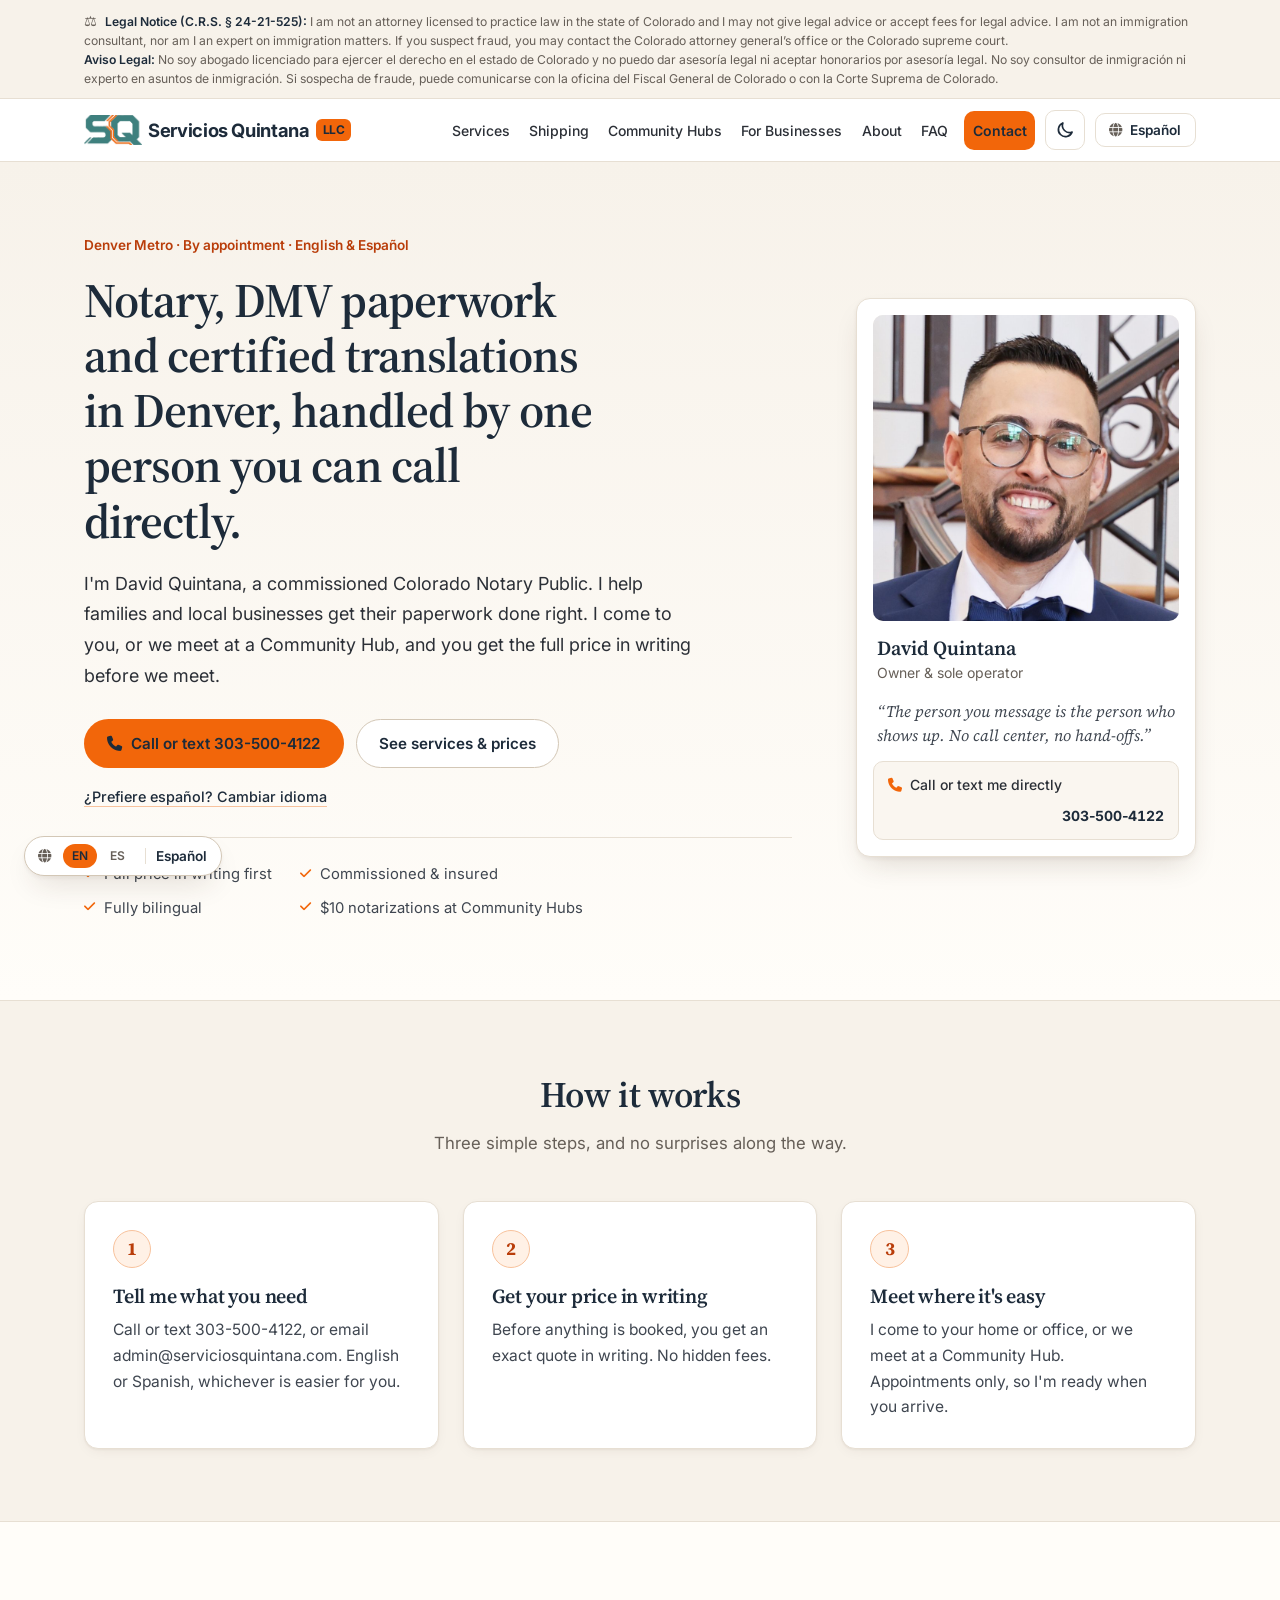
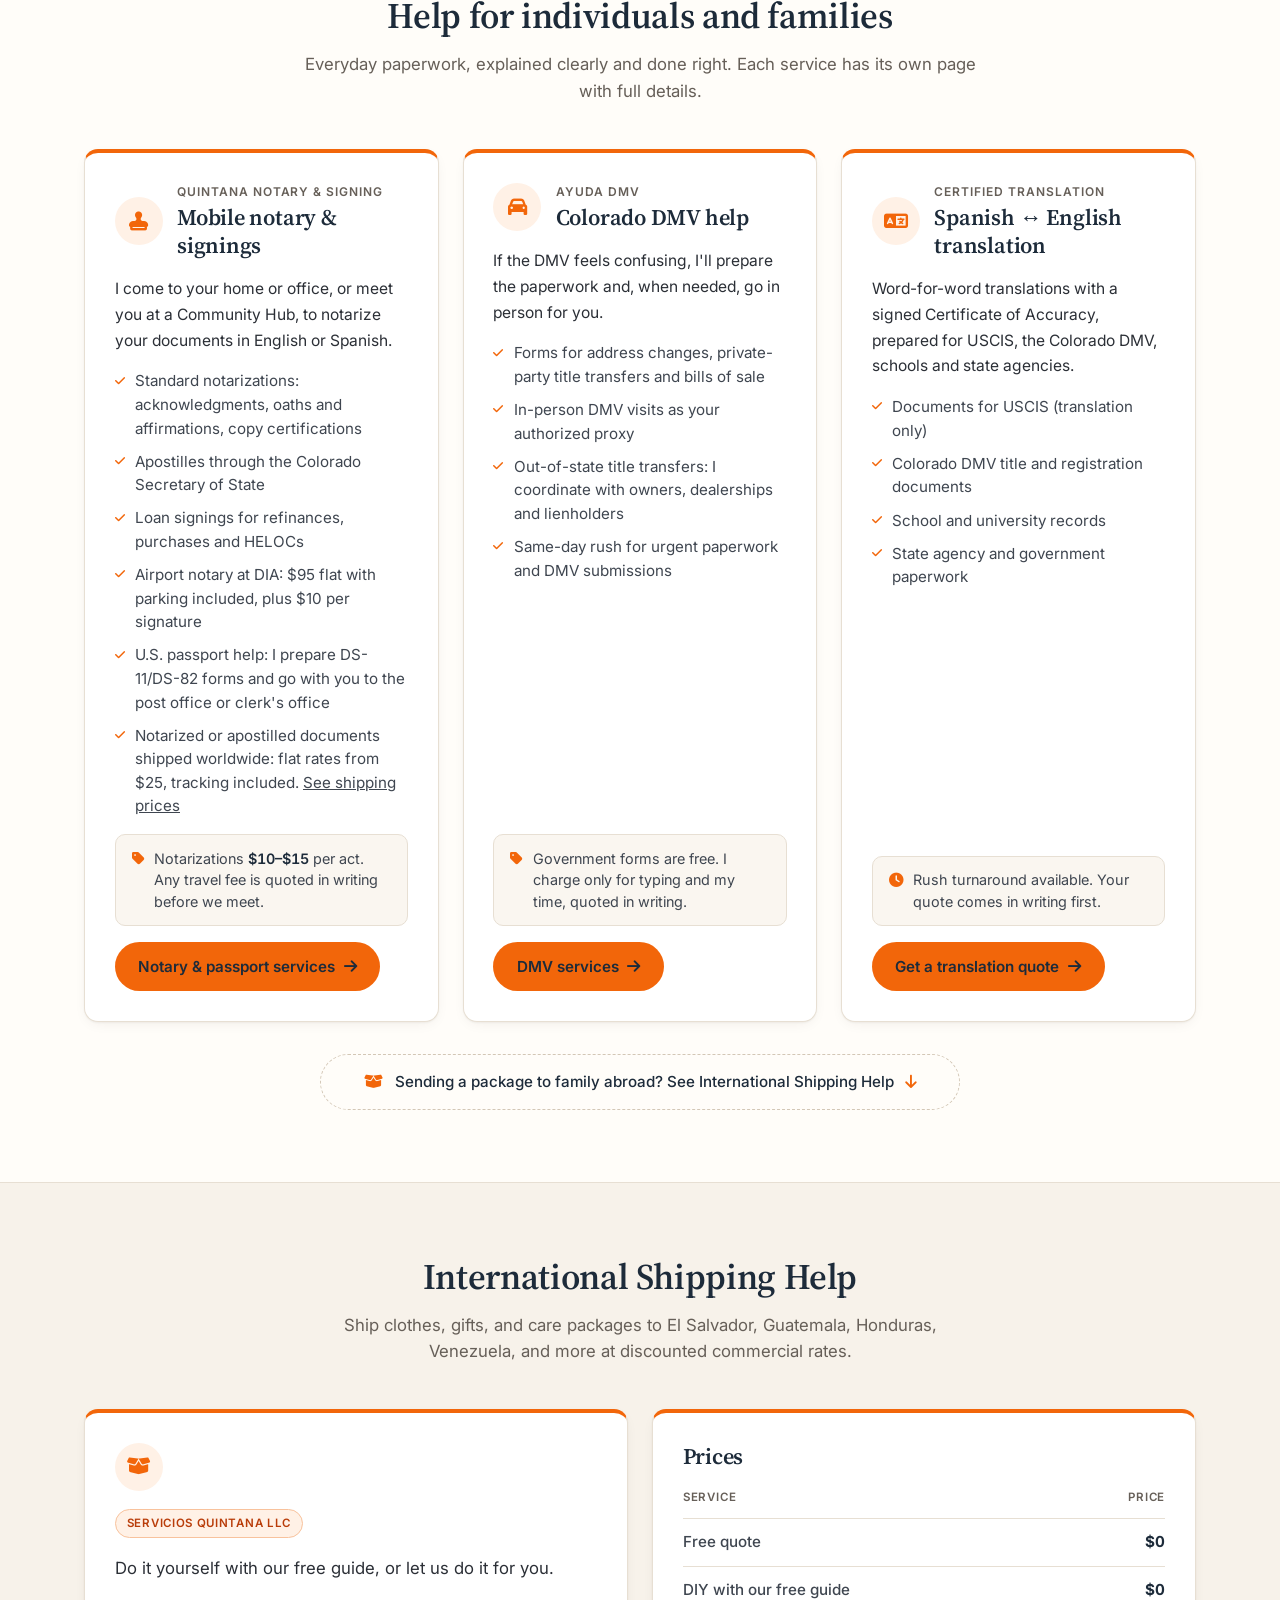
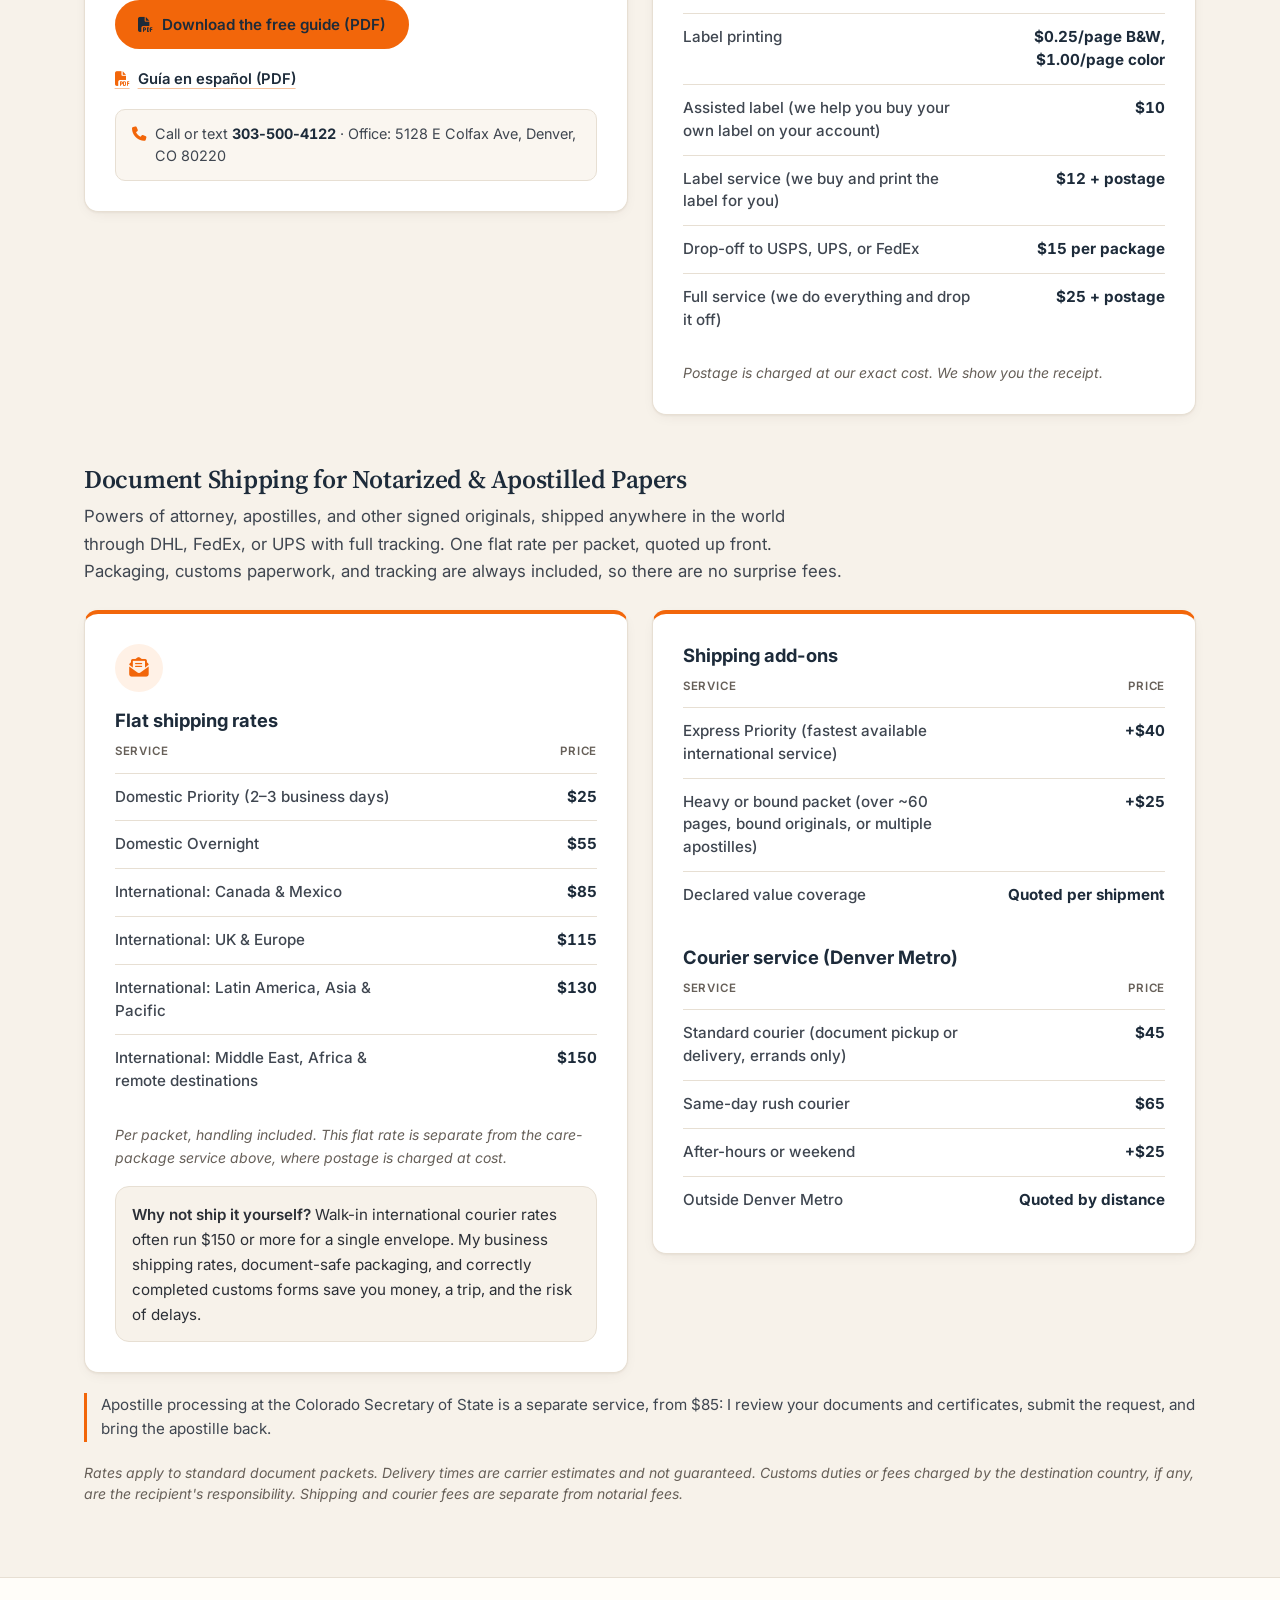
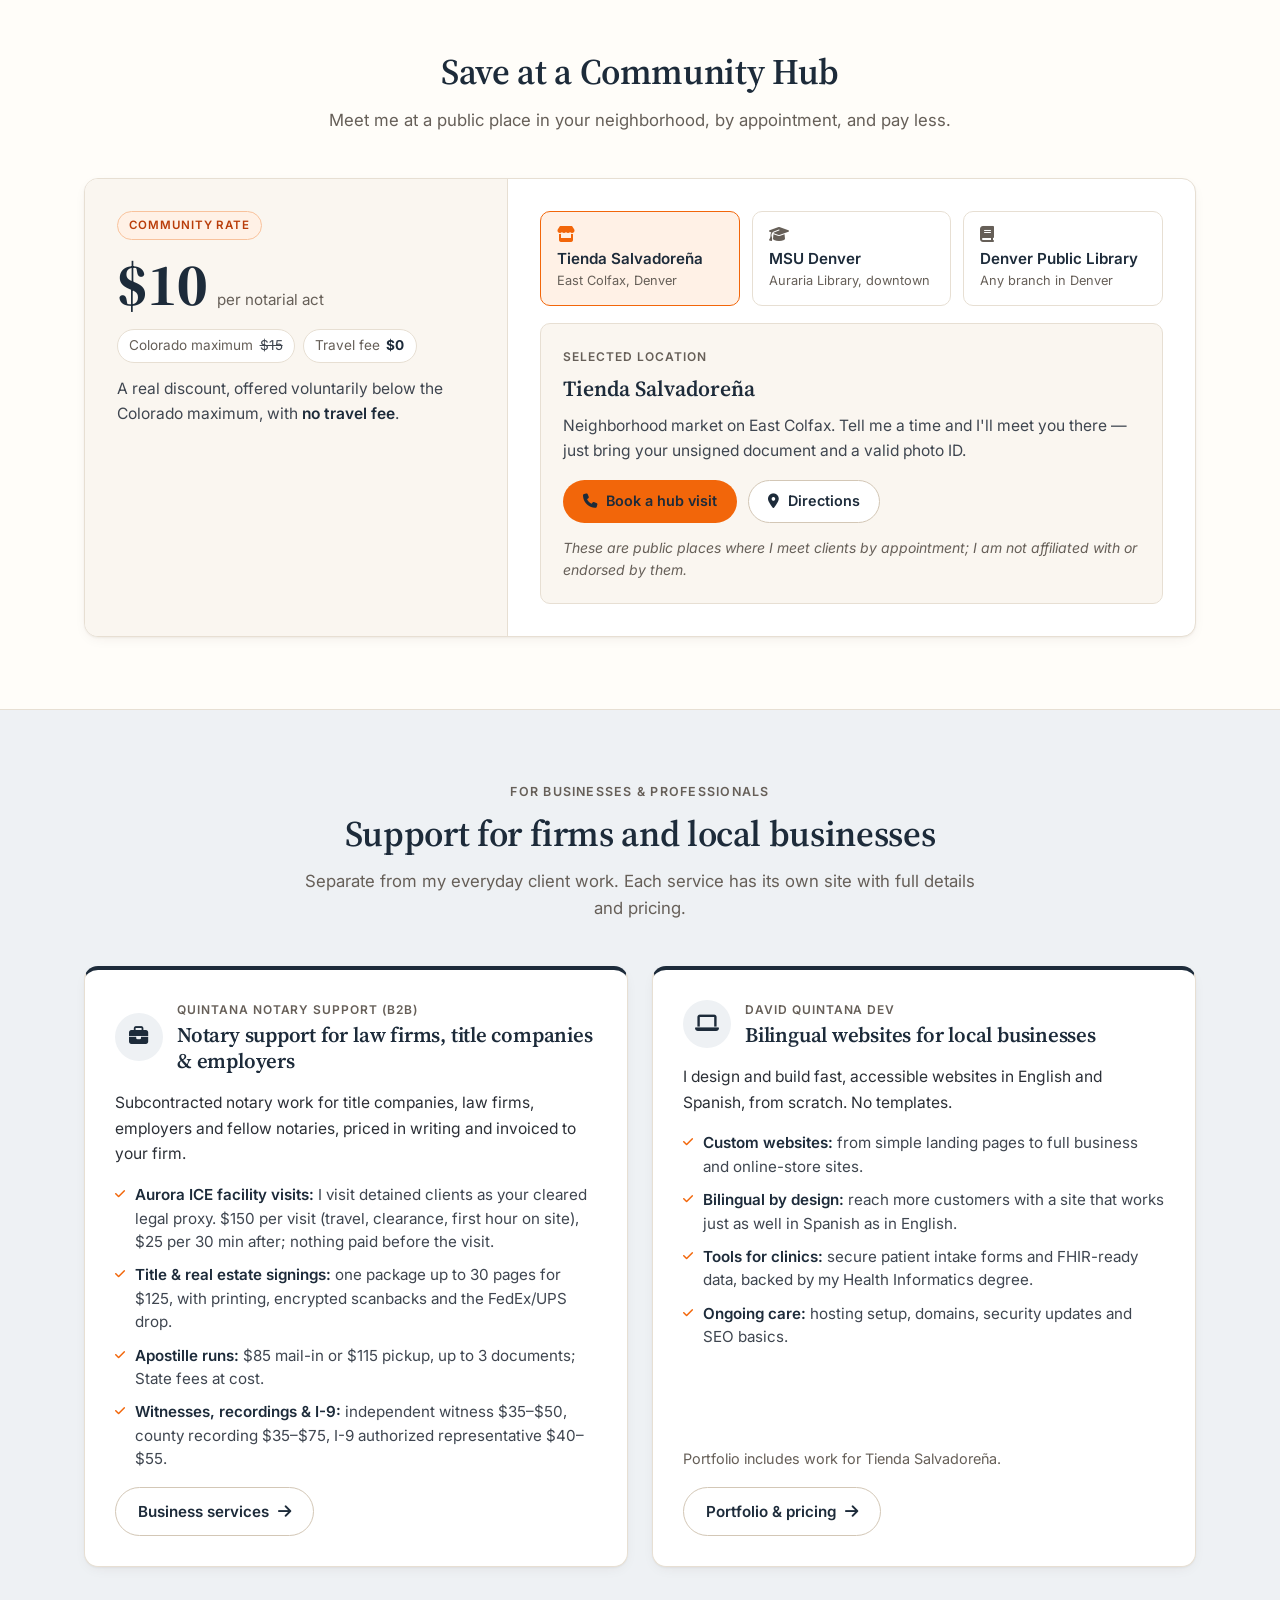
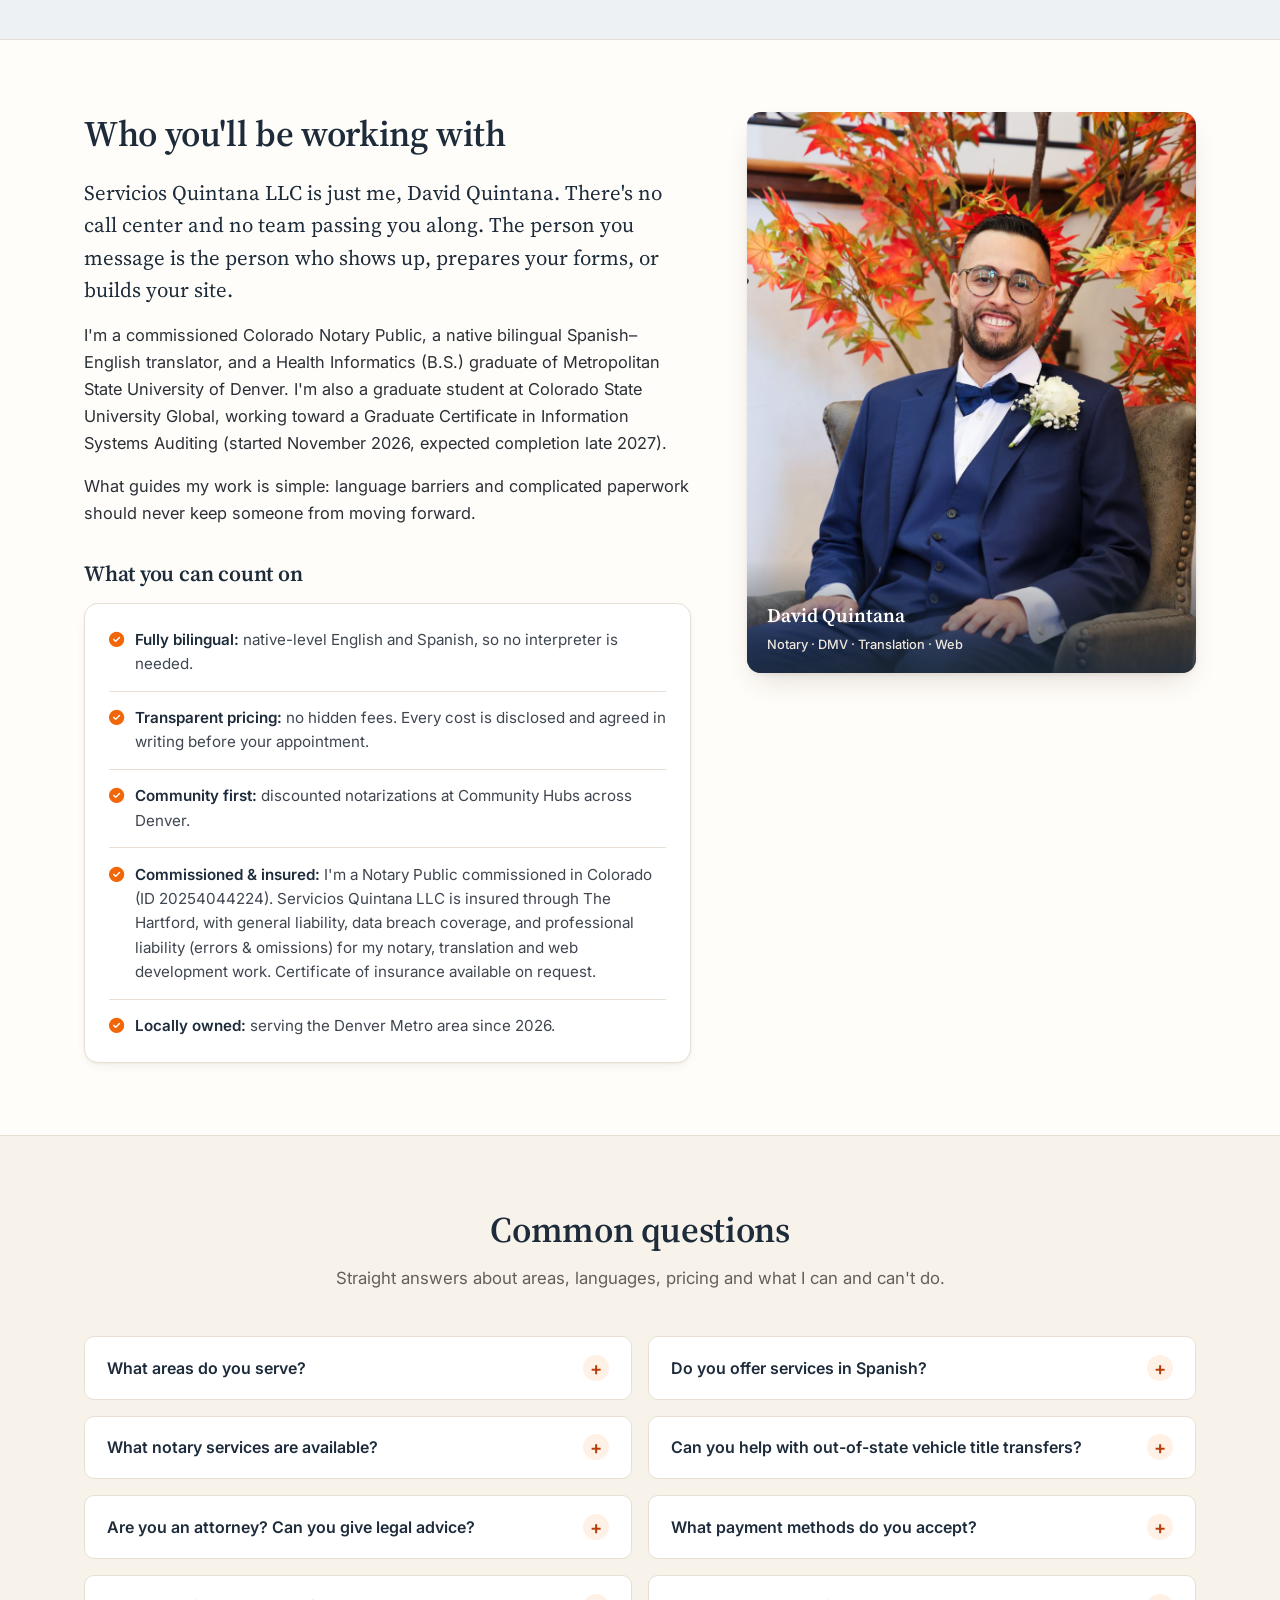
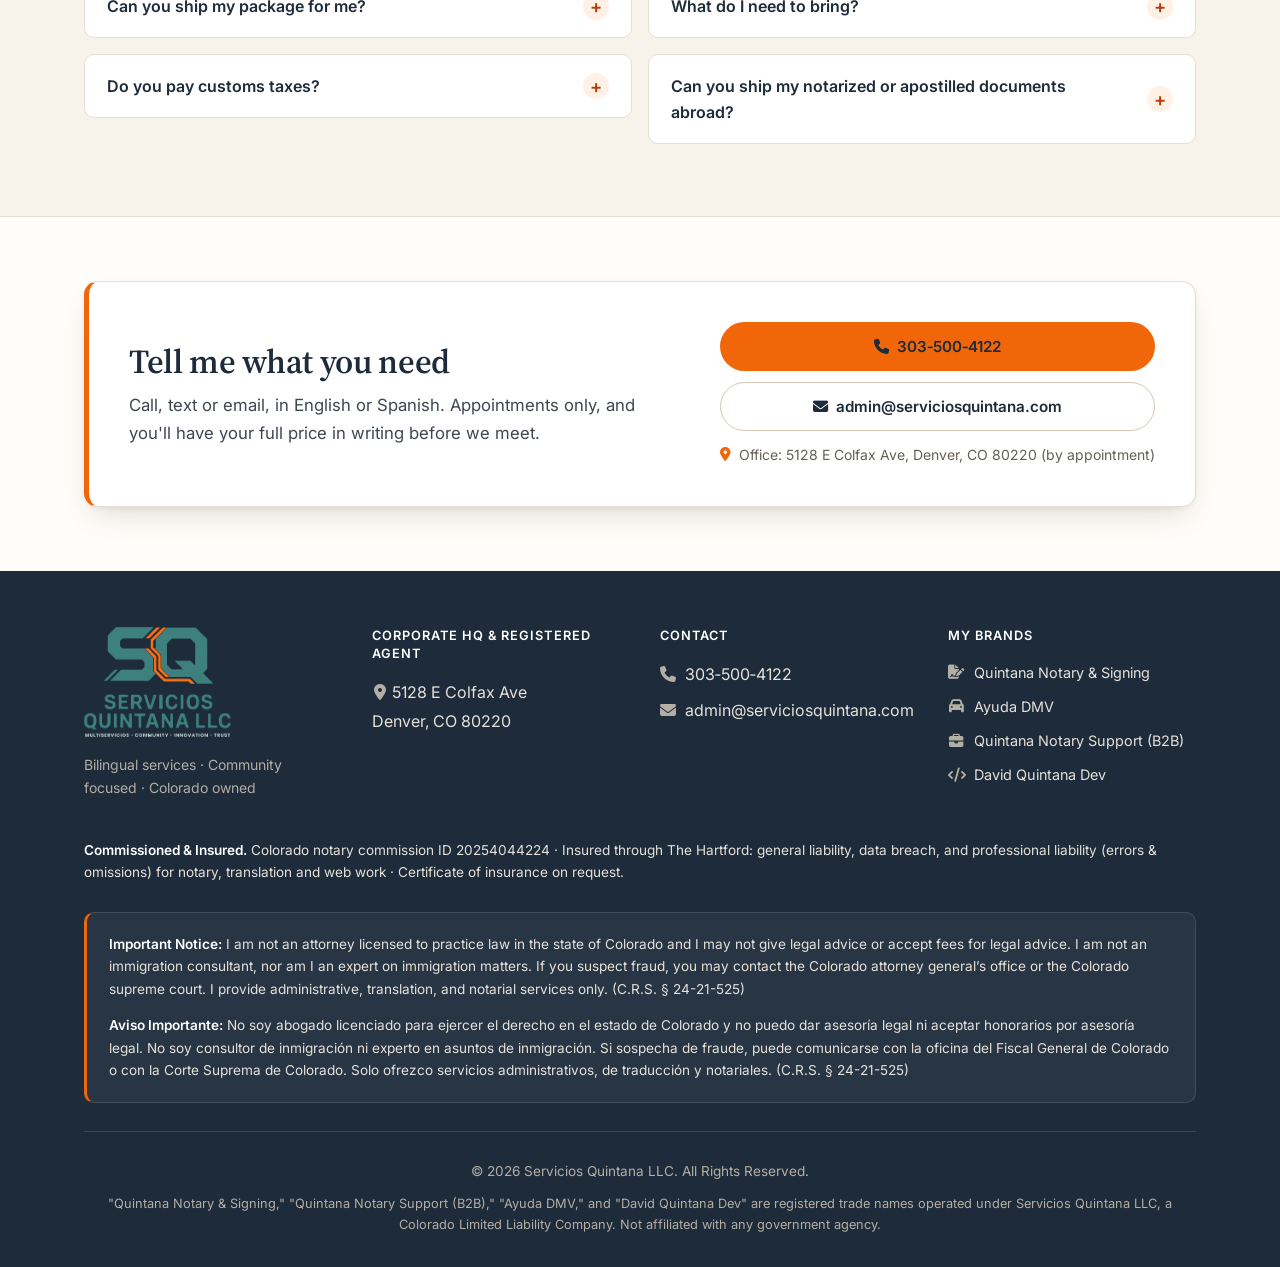
<file: index.html>
<!DOCTYPE html>
<html lang="en">
<head>
    <meta charset="UTF-8">
    <meta name="viewport" content="width=device-width, initial-scale=1.0">

    <!-- ══ PRIMARY META ══════════════════════════════════════════ -->
    <title>Bilingual Notary, DMV Help &amp; Translation in Denver | Servicios Quintana</title>
    <meta name="description" content="Bilingual mobile notary, DMV help, certified translation and shipping help in Denver. English or Spanish. Your price in writing first.">
    <meta name="robots" content="index, follow, max-image-preview:large, max-snippet:-1">
    <meta name="theme-color" content="#FFFDF9">
    <meta name="author" content="David Quintana — Servicios Quintana LLC">
    <link rel="canonical" href="https://serviciosquintana.com/">
    <link rel="alternate" hreflang="en" href="https://serviciosquintana.com/">
    <link rel="alternate" hreflang="es" href="https://serviciosquintana.com/es/">
    <link rel="alternate" hreflang="x-default" href="https://serviciosquintana.com/">

    <!-- ══ GEO ════════════════════════════════════════════════════ -->
    <meta name="geo.region" content="US-CO">
    <meta name="geo.placename" content="Denver, Colorado">
    <meta name="geo.position" content="39.740;-104.928">
    <meta name="ICBM" content="39.740, -104.928">

    <!-- ══ OPEN GRAPH ════════════════════════════════════════════ -->
    <meta property="og:type" content="website">
    <meta property="og:url" content="https://serviciosquintana.com/">
    <meta property="og:title" content="Servicios Quintana LLC | Bilingual Notary, DMV Help, Translation &amp; Shipping Help in Denver">
    <meta property="og:description" content="Colorado's home for trusted, bilingual services: mobile notary, apostille, DMV proxy, certified translations, international shipping help, and custom web development. Owner-operated by David Quintana. Serving the Denver Metro area &amp; beyond.">
    <meta property="og:image" content="https://serviciosquintana.com/sq-logo-social.png">
    <meta property="og:image:alt" content="Servicios Quintana LLC — Bilingual Services Colorado">
    <meta property="og:locale" content="en_US">
    <meta property="og:locale:alternate" content="es_US">
    <meta property="og:site_name" content="Servicios Quintana LLC">
    <meta property="og:image:width" content="1640">
    <meta property="og:image:height" content="624">

    <!-- ══ TWITTER CARD ══════════════════════════════════════════ -->
    <meta name="twitter:card" content="summary_large_image">
    <meta name="twitter:title" content="Servicios Quintana LLC | Colorado Bilingual Services">
    <meta name="twitter:description" content="Mobile notary, apostille, DMV proxy, certified translations, international shipping help &amp; bilingual web development in Colorado. 100% bilingual — en inglés y en español.">
    <meta name="twitter:image" content="https://serviciosquintana.com/sq-logo-social.png">

    <!-- ══ FONTS & ICONS ══════════════════════════════════════════ -->
    <link rel="preconnect" href="https://fonts.googleapis.com">
    <link rel="preconnect" href="https://fonts.gstatic.com" crossorigin>
    <link href="https://fonts.googleapis.com/css2?family=Inter:wght@400;500;600;700&family=Source+Serif+4:opsz,wght@8..60,600;8..60,700&display=swap" rel="stylesheet">
    <script>
        /* Light/dark: the site is designed light; dark only when the visitor chose it with the toggle */
        (function () {
            var t = null;
            try { t = localStorage.getItem('sqTheme'); } catch (e) {}
            document.documentElement.setAttribute('data-theme', t === 'dark' ? 'dark' : 'light');
        })();
    </script>
    <link rel="stylesheet" href="https://cdnjs.cloudflare.com/ajax/libs/font-awesome/6.4.0/css/all.min.css">
    <link rel="stylesheet" href="styles.css?v=2026-11-03c">

    <!-- SCHEMA:START (generated by scripts/build_pages.py; edit the script, not this block) -->
    <script type="application/ld+json">
    {
      "@context": "https://schema.org",
      "@graph": [
        {
          "@type": "LocalBusiness",
          "@id": "https://serviciosquintana.com/#organization",
          "name": "Servicios Quintana LLC",
          "alternateName": [
            "Quintana Notary & Signing",
            "Ayuda DMV",
            "Quintana Notary Support (B2B)",
            "David Quintana Dev"
          ],
          "description": "Servicios Quintana LLC is the owner-operated, bilingual (English/Spanish) services practice of David Quintana in Denver, Colorado: mobile notary, apostille processing, Colorado DMV help, out-of-state title transfers, certified Spanish-English translation, international shipping help, notary support for businesses and bilingual web development. By appointment only; every price is given in writing before the appointment.",
          "url": "https://serviciosquintana.com/",
          "image": "https://serviciosquintana.com/david-quintana.jpg",
          "logo": "https://serviciosquintana.com/sq-logo.png",
          "telephone": "+13035004122",
          "email": "admin@serviciosquintana.com",
          "address": {
            "@type": "PostalAddress",
            "streetAddress": "5128 E Colfax Ave",
            "addressLocality": "Denver",
            "addressRegion": "CO",
            "postalCode": "80220",
            "addressCountry": "US"
          },
          "geo": {
            "@type": "GeoCoordinates",
            "latitude": 39.74,
            "longitude": -104.928
          },
          "areaServed": [
            {
              "@type": "City",
              "name": "Denver, CO"
            },
            {
              "@type": "City",
              "name": "Aurora, CO"
            },
            {
              "@type": "City",
              "name": "Lakewood, CO"
            },
            {
              "@type": "City",
              "name": "Englewood, CO"
            },
            {
              "@type": "City",
              "name": "Commerce City, CO"
            },
            {
              "@type": "City",
              "name": "Westminster, CO"
            },
            {
              "@type": "State",
              "name": "Colorado"
            }
          ],
          "contactPoint": {
            "@type": "ContactPoint",
            "telephone": "+13035004122",
            "email": "admin@serviciosquintana.com",
            "contactType": "customer service",
            "availableLanguage": [
              "English",
              "Spanish"
            ]
          },
          "knowsLanguage": [
            "en",
            "es"
          ],
          "priceRange": "$$",
          "paymentAccepted": "Cash, Venmo, Zelle, ACH bank transfer, credit card, debit card",
          "founder": {
            "@id": "https://serviciosquintana.com/#david-quintana"
          },
          "employee": {
            "@id": "https://serviciosquintana.com/#david-quintana"
          },
          "brand": [
            {
              "@id": "https://serviciosquintana.com/#brand-notary"
            },
            {
              "@id": "https://serviciosquintana.com/#brand-ayudadmv"
            },
            {
              "@id": "https://serviciosquintana.com/#brand-b2b"
            },
            {
              "@id": "https://serviciosquintana.com/#brand-dev"
            }
          ],
          "hasOfferCatalog": {
            "@type": "OfferCatalog",
            "name": "Servicios Quintana LLC — Services",
            "itemListElement": [
              {
                "@type": "Offer",
                "itemOffered": {
                  "@type": "Service",
                  "name": "Mobile Notary Public",
                  "areaServed": "Denver Metro, Colorado"
                }
              },
              {
                "@type": "Offer",
                "itemOffered": {
                  "@type": "Service",
                  "name": "Apostille Processing"
                }
              },
              {
                "@type": "Offer",
                "itemOffered": {
                  "@type": "Service",
                  "name": "Loan Signings"
                }
              },
              {
                "@type": "Offer",
                "itemOffered": {
                  "@type": "Service",
                  "name": "I-9 Employment Verification"
                }
              },
              {
                "@type": "Offer",
                "itemOffered": {
                  "@type": "Service",
                  "name": "U.S. Passport Concierge"
                }
              },
              {
                "@type": "Offer",
                "itemOffered": {
                  "@type": "Service",
                  "name": "DMV Proxy & Out-of-State Title Transfers"
                }
              },
              {
                "@type": "Offer",
                "itemOffered": {
                  "@type": "Service",
                  "name": "Certified Spanish-English Translation"
                }
              },
              {
                "@type": "Offer",
                "itemOffered": {
                  "@type": "Service",
                  "name": "Bilingual Web Development"
                }
              },
              {
                "@type": "Offer",
                "itemOffered": {
                  "@type": "Service",
                  "name": "International Shipping Help",
                  "alternateName": "Ayuda con Envíos Internacionales",
                  "description": "Help shipping clothes, gifts, and care packages to El Salvador, Guatemala, Honduras, Venezuela, and more at discounted commercial rates. Free do-it-yourself guide in English and Spanish, or we do it for you. Postage is charged at exact cost.",
                  "areaServed": "Denver Metro, Colorado",
                  "hasOfferCatalog": {
                    "@type": "OfferCatalog",
                    "name": "International Shipping Help — Prices",
                    "itemListElement": [
                      {
                        "@type": "Offer",
                        "name": "Free quote",
                        "price": "0",
                        "priceCurrency": "USD"
                      },
                      {
                        "@type": "Offer",
                        "name": "DIY with our free guide",
                        "price": "0",
                        "priceCurrency": "USD"
                      },
                      {
                        "@type": "Offer",
                        "name": "Label printing",
                        "description": "$0.25 per page black and white, $1.00 per page color"
                      },
                      {
                        "@type": "Offer",
                        "name": "Assisted label (we help you buy your own label on your account)",
                        "price": "10",
                        "priceCurrency": "USD"
                      },
                      {
                        "@type": "Offer",
                        "name": "Label service (we buy and print the label for you)",
                        "price": "12",
                        "priceCurrency": "USD",
                        "description": "$12 plus postage at exact cost"
                      },
                      {
                        "@type": "Offer",
                        "name": "Drop-off to USPS, UPS, or FedEx",
                        "price": "15",
                        "priceCurrency": "USD",
                        "description": "Per package"
                      },
                      {
                        "@type": "Offer",
                        "name": "Full service (we do everything and drop it off)",
                        "price": "25",
                        "priceCurrency": "USD",
                        "description": "$25 plus postage at exact cost"
                      }
                    ]
                  }
                }
              },
              {
                "@type": "Offer",
                "itemOffered": {
                  "@type": "Service",
                  "name": "Document Shipping for Notarized & Apostilled Papers",
                  "alternateName": "Envío de Documentos Notariados y Apostillados",
                  "description": "Flat-rate domestic and international shipping of notarized and apostilled documents via DHL, FedEx, or UPS, with packaging, customs paperwork, and tracking included. Denver Metro courier service available.",
                  "areaServed": "Denver Metro, Colorado",
                  "hasOfferCatalog": {
                    "@type": "OfferCatalog",
                    "name": "Document Shipping — Prices",
                    "itemListElement": [
                      {
                        "@type": "Offer",
                        "name": "Domestic Priority (2-3 business days)",
                        "price": "25",
                        "priceCurrency": "USD"
                      },
                      {
                        "@type": "Offer",
                        "name": "Domestic Overnight",
                        "price": "55",
                        "priceCurrency": "USD"
                      },
                      {
                        "@type": "Offer",
                        "name": "International: Canada & Mexico",
                        "price": "85",
                        "priceCurrency": "USD"
                      },
                      {
                        "@type": "Offer",
                        "name": "International: UK & Europe",
                        "price": "115",
                        "priceCurrency": "USD"
                      },
                      {
                        "@type": "Offer",
                        "name": "International: Latin America, Asia & Pacific",
                        "price": "130",
                        "priceCurrency": "USD"
                      },
                      {
                        "@type": "Offer",
                        "name": "International: Middle East, Africa & remote destinations",
                        "price": "150",
                        "priceCurrency": "USD"
                      },
                      {
                        "@type": "Offer",
                        "name": "Express Priority upgrade",
                        "price": "40",
                        "priceCurrency": "USD"
                      },
                      {
                        "@type": "Offer",
                        "name": "Heavy or bound packet",
                        "price": "25",
                        "priceCurrency": "USD"
                      },
                      {
                        "@type": "Offer",
                        "name": "Standard courier, Denver Metro (document pickup or delivery, errands only)",
                        "price": "45",
                        "priceCurrency": "USD"
                      },
                      {
                        "@type": "Offer",
                        "name": "Same-day rush courier, Denver Metro",
                        "price": "65",
                        "priceCurrency": "USD"
                      },
                      {
                        "@type": "Offer",
                        "name": "After-hours or weekend courier",
                        "price": "25",
                        "priceCurrency": "USD"
                      }
                    ]
                  }
                }
              }
            ]
          }
        },
        {
          "@type": "Person",
          "@id": "https://serviciosquintana.com/#david-quintana",
          "name": "David Quintana",
          "image": "https://serviciosquintana.com/david-quintana.jpg",
          "url": "https://serviciosquintana.com/#about",
          "jobTitle": "Owner, Colorado Notary Public and Spanish–English translator",
          "worksFor": {
            "@id": "https://serviciosquintana.com/#organization"
          },
          "knowsLanguage": [
            "en",
            "es"
          ],
          "knowsAbout": [
            "Notary Public services",
            "Apostille processing",
            "Colorado DMV title transfers",
            "Certified Spanish-English translation",
            "International shipping",
            "Bilingual web development",
            "Health Informatics",
            "Information Systems Auditing"
          ],
          "alumniOf": {
            "@type": "CollegeOrUniversity",
            "name": "Metropolitan State University of Denver"
          },
          "hasCredential": [
            {
              "@type": "EducationalOccupationalCredential",
              "name": "Colorado Notary Public commission",
              "credentialCategory": "license",
              "identifier": "20254044224",
              "recognizedBy": {
                "@type": "GovernmentOrganization",
                "name": "Colorado Secretary of State",
                "url": "https://www.sos.state.co.us/"
              }
            },
            {
              "@type": "EducationalOccupationalCredential",
              "name": "B.S. Health Informatics",
              "credentialCategory": "degree",
              "recognizedBy": {
                "@type": "CollegeOrUniversity",
                "name": "Metropolitan State University of Denver"
              }
            }
          ]
        },
        {
          "@type": "Organization",
          "@id": "https://serviciosquintana.com/#brand-notary",
          "name": "Quintana Notary & Signing",
          "url": "https://quintananotarysigning.com/",
          "description": "Bilingual mobile notary, apostilles, loan signings, airport notary and U.S. passport help in the Denver Metro area.",
          "parentOrganization": {
            "@id": "https://serviciosquintana.com/#organization"
          }
        },
        {
          "@type": "Organization",
          "@id": "https://serviciosquintana.com/#brand-ayudadmv",
          "name": "Ayuda DMV",
          "url": "https://ayudadmv.com/",
          "description": "Colorado DMV form preparation, in-person DMV proxy visits and out-of-state title transfers, in English and Spanish.",
          "parentOrganization": {
            "@id": "https://serviciosquintana.com/#organization"
          }
        },
        {
          "@type": "Organization",
          "@id": "https://serviciosquintana.com/#brand-b2b",
          "name": "Quintana Notary Support (B2B)",
          "url": "https://quintananotarysigning.com/b2b-real-estate.html",
          "description": "Subcontracted notary work for title companies, law firms, employers and other notaries.",
          "parentOrganization": {
            "@id": "https://serviciosquintana.com/#organization"
          }
        },
        {
          "@type": "Organization",
          "@id": "https://serviciosquintana.com/#brand-dev",
          "name": "David Quintana Dev",
          "url": "https://davidquintana.dev/",
          "description": "Bilingual (English/Spanish) websites for local businesses, built from scratch.",
          "parentOrganization": {
            "@id": "https://serviciosquintana.com/#organization"
          }
        },
        {
          "@type": "WebSite",
          "@id": "https://serviciosquintana.com/#website",
          "url": "https://serviciosquintana.com/",
          "name": "Servicios Quintana LLC",
          "inLanguage": [
            "en",
            "es"
          ],
          "publisher": {
            "@id": "https://serviciosquintana.com/#organization"
          }
        },
        {
          "@type": "WebPage",
          "@id": "https://serviciosquintana.com/#webpage",
          "url": "https://serviciosquintana.com/",
          "name": "Bilingual Notary, DMV Help & Translation in Denver | Servicios Quintana",
          "description": "Bilingual mobile notary, DMV help, certified translation and shipping help in Denver. English or Spanish. Your price in writing first.",
          "inLanguage": "en",
          "isPartOf": {
            "@id": "https://serviciosquintana.com/#website"
          },
          "about": {
            "@id": "https://serviciosquintana.com/#organization"
          },
          "primaryImageOfPage": "https://serviciosquintana.com/david-quintana.jpg"
        },
        {
          "@type": "FAQPage",
          "@id": "https://serviciosquintana.com/#faq",
          "inLanguage": "en",
          "isPartOf": {
            "@id": "https://serviciosquintana.com/#webpage"
          },
          "mainEntity": [
            {
              "@type": "Question",
              "name": "What areas do you serve?",
              "acceptedAnswer": {
                "@type": "Answer",
                "text": "I primarily serve the Denver Metro area of Colorado: Denver, Aurora, Lakewood, Englewood, Commerce City, Westminster and nearby areas. Mobile notary services extend beyond this area for an additional travel fee. I also meet clients by appointment at Community Hubs (Tienda Salvadoreña, MSU Denver's Auraria Library, and any Denver Public Library branch), where notarization is $10 per act with no travel charge. These are public places where I meet clients; I am not affiliated with or endorsed by them."
              }
            },
            {
              "@type": "Question",
              "name": "Do you offer services in Spanish?",
              "acceptedAnswer": {
                "@type": "Answer",
                "text": "Yes — all services are fully bilingual in English and Spanish. I have native-level fluency in both languages and can assist with bilingual consultations, certified translations, and bilingual accompaniment to government appointments."
              }
            },
            {
              "@type": "Question",
              "name": "What notary services are available?",
              "acceptedAnswer": {
                "@type": "Answer",
                "text": "Quintana Notary & Signing offers standard notarizations (acknowledgments, oaths, copy certifications), apostille processing for international documents via the Colorado Secretary of State, loan signing packages, I-9 employment verification, and U.S. passport concierge services."
              }
            },
            {
              "@type": "Question",
              "name": "Can you help with out-of-state vehicle title transfers?",
              "acceptedAnswer": {
                "@type": "Answer",
                "text": "Yes. Through the Ayuda DMV brand, I handle out-of-state title transfers, in-person DMV proxy services, and document preparation for private-party title transfers and bills of sale in Colorado."
              }
            },
            {
              "@type": "Question",
              "name": "Are you an attorney? Can you give legal advice?",
              "acceptedAnswer": {
                "@type": "Answer",
                "text": "No. I am not an attorney licensed to practice law in the state of Colorado and I may not give legal advice or accept fees for legal advice. I am not an immigration consultant, nor am I an expert on immigration matters. If you suspect fraud, you may contact the Colorado attorney general’s office or the Colorado supreme court. I provide administrative, notarial, translation, and clerical services only. (C.R.S. § 24-21-525)"
              }
            },
            {
              "@type": "Question",
              "name": "What payment methods do you accept?",
              "acceptedAnswer": {
                "@type": "Answer",
                "text": "I accept Cash, Venmo, Zelle, bank transfer (ACH), and Credit/Debit Card. Credit card payments have a 2% processing surcharge; debit cards have none; there is no surcharge for cash, Venmo, Zelle, or bank transfer. Notice required by Colorado: To cover the cost of processing a credit or charge card transaction, and pursuant to section 5-2-212, Colorado Revised Statutes, a seller or lessor may impose a processing surcharge in an amount not to exceed 2% of the total payment made for goods or services purchased or leased by use of a credit or charge card. A seller or lessor shall not impose a processing surcharge on payments made by use of cash, a check, or a debit card or redemption of a gift card. Payment is required upfront to confirm appointments (ICE facility visits are paid after the visit). Cancel or reschedule with 24+ hours' notice and what you paid stays as credit on your account (it doesn't expire); with less notice or a no-show, I keep the deposit shown on your invoice and the rest is credit; if I cancel, you get a full refund. You will always receive an exact quote in writing before your appointment is confirmed."
              }
            },
            {
              "@type": "Question",
              "name": "Can you ship my package for me?",
              "acceptedAnswer": {
                "@type": "Answer",
                "text": "Yes. With Full Service ($25 + postage) we compare rates, fill out customs, buy and print the label, and drop it off. Postage is charged at our exact cost."
              }
            },
            {
              "@type": "Question",
              "name": "What do I need to bring?",
              "acceptedAnswer": {
                "@type": "Answer",
                "text": "Your items (we need to see what goes in the box), the recipient's full name, phone number, full address with a landmark, and their ID number (for example, DUI in El Salvador, DPI in Guatemala, DNI in Honduras, Cédula in Venezuela)."
              }
            },
            {
              "@type": "Question",
              "name": "Do you pay customs taxes?",
              "acceptedAnswer": {
                "@type": "Answer",
                "text": "No. Each country sets its own taxes, and the recipient may pay them on delivery. We are not responsible for customs holds, taxes, or delivery times set by the carrier and the destination country."
              }
            },
            {
              "@type": "Question",
              "name": "Can you ship my notarized or apostilled documents abroad?",
              "acceptedAnswer": {
                "@type": "Answer",
                "text": "Yes. Document shipping is one flat rate per packet: $25 domestic, or $85 to $150 international depending on the destination, with packaging, customs forms, and tracking included. Express service and Denver Metro courier errands are also available. Apostille processing is priced separately, from $85. See the Document Shipping prices in the Shipping section."
              }
            }
          ]
        }
      ]
    }
    </script>
    <!-- SCHEMA:END -->
    <!-- Microsoft Clarity (heatmaps, recordings) -->
    <script type="text/javascript">
        (function(c,l,a,r,i,t,y){
            c[a]=c[a]||function(){(c[a].q=c[a].q||[]).push(arguments)};
            t=l.createElement(r);t.async=1;t.src="https://www.clarity.ms/tag/"+i;
            y=l.getElementsByTagName(r)[0];y.parentNode.insertBefore(t,y);
        })(window, document, "clarity", "script", "yq4w5p8u8u");
    </script>
    <!-- Visit counter for the Servicios Quintana dashboard (see ANALYTICS_SETUP.md in the dashboard repo) -->
    <script defer src="https://web-production-d60e6.up.railway.app/api/analytics/t.js"></script>
</head>

<body>

    <!-- ══════════════════════════════════════════════════════
         SKIP LINK (Accessibility)
    ══════════════════════════════════════════════════════ -->
    <a href="#main-content" class="skip-link" data-i18n="skip_link">Skip to main content</a>

    <!-- ══════════════════════════════════════════════════════
         LEGAL DISCLOSURE BANNER (C.R.S. § 24-21-525 — keep visible)
    ══════════════════════════════════════════════════════ -->
    <div class="legal-banner" role="note" aria-label="Legal disclosure" data-i18n-aria="a11y_legal">
        <div class="container">
            <p>
                <span class="legal-icon" aria-hidden="true">⚖️</span>
                <strong>Legal Notice (C.R.S. § 24-21-525):</strong>
                I am not an attorney licensed to practice law in the state of Colorado and I may not give legal advice or accept fees for legal advice. I am not an immigration consultant, nor am I an expert on immigration matters. If you suspect fraud, you may contact the Colorado attorney general’s office or the Colorado supreme court.
                <br><strong>Aviso Legal:</strong>
                No soy abogado licenciado para ejercer el derecho en el estado de Colorado y no puedo dar asesoría legal ni aceptar honorarios por asesoría legal. No soy consultor de inmigración ni experto en asuntos de inmigración. Si sospecha de fraude, puede comunicarse con la oficina del Fiscal General de Colorado o con la Corte Suprema de Colorado.
            </p>
        </div>
    </div>

    <!-- ══════════════════════════════════════════════════════
         NAVIGATION
    ══════════════════════════════════════════════════════ -->
    <nav class="navbar" aria-label="Main navigation" data-i18n-aria="a11y_mainnav">
        <div class="container nav-container">
            <a href="#top" class="logo" aria-label="Servicios Quintana LLC — Home" data-i18n-aria="a11y_home">
                <img src="sq-mark.png" alt="" class="logo-mark" width="62" height="32">
                Servicios Quintana <span class="llc">LLC</span>
            </a>
            <ul class="nav-links" role="list" id="nav-links">
                <li><a href="#services" data-i18n="nav_services">Services</a></li>
                <li><a href="#shipping" data-i18n="nav_shipping">Shipping</a></li>
                <li><a href="#hubs"     data-i18n="nav_hubs">Community Hubs</a></li>
                <li><a href="#business" data-i18n="nav_business">For Businesses</a></li>
                <li><a href="#about"    data-i18n="nav_about">About</a></li>
                <li><a href="#faq"      data-i18n="nav_faq">FAQ</a></li>
                <li><a href="#contact" class="btn-nav" data-i18n="nav_contact">Contact</a></li>
            </ul>
            <button type="button" id="theme-toggle" class="theme-toggle" aria-label="Switch to dark mode" title="Light / dark">
                <svg class="theme-icon-sun" width="20" height="20" viewBox="0 0 24 24" fill="none" stroke="currentColor" stroke-width="2" stroke-linecap="round" aria-hidden="true"><circle cx="12" cy="12" r="4.5"/><path d="M12 2v2.5M12 19.5V22M2 12h2.5M19.5 12H22M4.9 4.9l1.8 1.8M17.3 17.3l1.8 1.8M4.9 19.1l1.8-1.8M17.3 6.7l1.8-1.8"/></svg>
                <svg class="theme-icon-moon" width="20" height="20" viewBox="0 0 24 24" fill="none" stroke="currentColor" stroke-width="2" stroke-linecap="round" stroke-linejoin="round" aria-hidden="true"><path d="M20.5 14.5A8.5 8.5 0 0 1 9.5 3.5a8.5 8.5 0 1 0 11 11z"/></svg>
            </button>
            <button class="mobile-toggle" aria-label="Open navigation menu" data-i18n-aria="a11y_menu" aria-expanded="false" aria-controls="nav-links">
                <i class="fas fa-bars" aria-hidden="true"></i>
            </button>
        </div>
    </nav>

    <!-- ══════════════════════════════════════════════════════
         HERO
    ══════════════════════════════════════════════════════ -->
    <header class="hero" id="top">
        <div class="container hero-layout">
            <div class="hero-content">
                <p class="eyebrow" data-i18n="hero_eyebrow">Denver Metro · By appointment · English &amp; Español</p>
                <h1 data-i18n="hero_h1">Notary, DMV paperwork and certified translations in Denver, handled by one person you can call directly.</h1>
                <p class="hero-sub" data-i18n="hero_sub">I'm David Quintana, a commissioned Colorado Notary Public. I help families and local businesses get their paperwork done right. I come to you, or we meet at a Community Hub, and you get the full price in writing before we meet.</p>
                <div class="hero-buttons">
                    <a href="tel:+13035004122" class="btn btn-primary"><i class="fas fa-phone" aria-hidden="true"></i> <span data-i18n="hero_cta_call">Call or text 303-500-4122</span></a>
                    <a href="#services" class="btn btn-secondary"><span data-i18n="hero_cta_services">See services &amp; prices</span></a>
                </div>
                <button type="button" class="hero-lang" id="hero-es-btn" data-i18n="btn_hablamos" aria-label="Switch to Spanish / Cambiar a Español">¿Prefiere español? Cambiar idioma</button>
                <ul class="hero-promises" aria-label="What you can count on" data-i18n-aria="a11y_promises">
                    <li><i class="fas fa-check" aria-hidden="true"></i> <span data-i18n="promise_1">Full price in writing first</span></li>
                    <li><i class="fas fa-check" aria-hidden="true"></i> <span data-i18n="promise_2">Commissioned &amp; insured</span></li>
                    <li><i class="fas fa-check" aria-hidden="true"></i> <span data-i18n="promise_3">Fully bilingual</span></li>
                    <li><i class="fas fa-check" aria-hidden="true"></i> <span data-i18n="promise_4">$10 notarizations at Community Hubs</span></li>
                </ul>
            </div>

            <aside class="hero-profile" aria-label="About David Quintana" data-i18n-aria="a11y_about">
                <div class="profile-photo">
                    <img src="david-quintana.jpg?v=2026-10-21" alt="David Quintana, owner of Servicios Quintana LLC" data-i18n-alt="alt_hero" width="800" height="800" fetchpriority="high"
                         onerror="this.remove()">
                    <span class="profile-monogram" aria-hidden="true">DQ</span>
                </div>
                <div class="profile-meta">
                    <p class="profile-name">David Quintana</p>
                    <p class="profile-role" data-i18n="profile_role">Owner &amp; sole operator</p>
                </div>
                <p class="profile-quote" data-i18n="profile_quote">“The person you message is the person who shows up. No call center, no hand-offs.”</p>
                <a class="profile-status" href="tel:+13035004122" aria-label="Call or text David at 303-500-4122" data-i18n-aria="a11y_call_david"><i class="fas fa-phone" aria-hidden="true"></i> <span data-i18n="profile_status">Call or text me directly</span> <span class="profile-phone">303&#8209;500&#8209;4122</span></a>
            </aside>
        </div>
    </header>

    <main id="main-content">

        <!-- ══════════════════════════════════════════════════════
             HOW IT WORKS
        ══════════════════════════════════════════════════════ -->
        <section id="how" class="section section--steps" aria-labelledby="how-heading">
            <div class="container">
                <header class="section-header">
                    <h2 id="how-heading" data-i18n="how_h2">How it works</h2>
                    <p data-i18n="how_sub">Three simple steps, and no surprises along the way.</p>
                </header>
                <ol class="steps">
                    <li class="step">
                        <span class="step-num" aria-hidden="true">1</span>
                        <h3 data-i18n="how_1_h">Tell me what you need</h3>
                        <p data-i18n="how_1_p">Call or text 303-500-4122, or email admin@serviciosquintana.com. English or Spanish, whichever is easier for you.</p>
                    </li>
                    <li class="step">
                        <span class="step-num" aria-hidden="true">2</span>
                        <h3 data-i18n="how_2_h">Get your price in writing</h3>
                        <p data-i18n="how_2_p">Before anything is booked, you get an exact quote in writing. No hidden fees.</p>
                    </li>
                    <li class="step">
                        <span class="step-num" aria-hidden="true">3</span>
                        <h3 data-i18n="how_3_h">Meet where it's easy</h3>
                        <p data-i18n="how_3_p">I come to your home or office, or we meet at a Community Hub. Appointments only, so I'm ready when you arrive.</p>
                    </li>
                </ol>
            </div>
        </section>

        <!-- ══════════════════════════════════════════════════════
             EVERYDAY SERVICES (individuals & families)
        ══════════════════════════════════════════════════════ -->
        <section id="services" class="section" aria-labelledby="services-heading">
            <div class="container">
                <header class="section-header">
                    <h2 id="services-heading" data-i18n="services_h2">Help for individuals and families</h2>
                    <p data-i18n="services_sub">Everyday paperwork, explained clearly and done right. Each service has its own page with full details.</p>
                </header>

                <div class="service-grid">

                    <!-- Quintana Notary & Signing -->
                    <article class="card service-card" id="notary" aria-labelledby="notary-heading">
                        <div class="service-card-head">
                            <span class="service-icon" aria-hidden="true"><i class="fas fa-stamp"></i></span>
                            <div>
                                <p class="service-brand">Quintana Notary &amp; Signing</p>
                                <h3 id="notary-heading" data-i18n="notary_h3">Mobile notary &amp; signings</h3>
                            </div>
                        </div>
                        <p data-i18n="notary_intro">I come to your home or office, or meet you at a Community Hub, to notarize your documents in English or Spanish.</p>
                        <ul class="service-list" aria-label="Notary services" data-i18n-aria="a11y_notary_list">
                            <li><i class="fas fa-check" aria-hidden="true"></i> <span data-i18n="notary_s1">Standard notarizations: acknowledgments, oaths and affirmations, copy certifications</span></li>
                            <li><i class="fas fa-check" aria-hidden="true"></i> <span data-i18n="notary_s2">Apostilles through the Colorado Secretary of State</span></li>
                            <li><i class="fas fa-check" aria-hidden="true"></i> <span data-i18n="notary_s3">Loan signings for refinances, purchases and HELOCs</span></li>
                            <li><i class="fas fa-check" aria-hidden="true"></i> <span data-i18n="notary_s4">Airport notary at DIA: $95 flat with parking included, plus $10 per signature</span></li>
                            <li><i class="fas fa-check" aria-hidden="true"></i> <span data-i18n="notary_s5">U.S. passport help: I prepare DS-11/DS-82 forms and go with you to the post office or clerk's office</span></li>
                            <li><i class="fas fa-check" aria-hidden="true"></i> <span data-i18n="notary_s6">Notarized or apostilled documents shipped worldwide: flat rates from $25, tracking included. <a href="#document-shipping">See shipping prices</a></span></li>
                        </ul>
                        <p class="price-line"><i class="fas fa-tag" aria-hidden="true"></i> <span data-i18n="notary_price">Notarizations <strong>$10–$15</strong> per act. Any travel fee is quoted in writing before we meet.</span></p>
                        <a href="https://quintananotarysigning.com/" target="_blank" rel="noopener noreferrer" class="btn btn-primary btn-card" aria-label="Notary and passport services — Quintana Notary & Signing website" data-i18n-aria="a11y_notary_link">
                            <span data-i18n="notary_cta">Notary &amp; passport services</span> <i class="fas fa-arrow-right" aria-hidden="true"></i>
                        </a>
                    </article>

                    <!-- Ayuda DMV -->
                    <article class="card service-card" id="dmv" aria-labelledby="dmv-heading">
                        <div class="service-card-head">
                            <span class="service-icon" aria-hidden="true"><i class="fas fa-car"></i></span>
                            <div>
                                <p class="service-brand">Ayuda DMV</p>
                                <h3 id="dmv-heading" data-i18n="dmv_h3">Colorado DMV help</h3>
                            </div>
                        </div>
                        <p data-i18n="dmv_intro">If the DMV feels confusing, I'll prepare the paperwork and, when needed, go in person for you.</p>
                        <ul class="service-list" aria-label="DMV services" data-i18n-aria="a11y_dmv_list">
                            <li><i class="fas fa-check" aria-hidden="true"></i> <span data-i18n="dmv_s1">Forms for address changes, private-party title transfers and bills of sale</span></li>
                            <li><i class="fas fa-check" aria-hidden="true"></i> <span data-i18n="dmv_s2">In-person DMV visits as your authorized proxy</span></li>
                            <li><i class="fas fa-check" aria-hidden="true"></i> <span data-i18n="dmv_s3">Out-of-state title transfers: I coordinate with owners, dealerships and lienholders</span></li>
                            <li><i class="fas fa-check" aria-hidden="true"></i> <span data-i18n="dmv_s4">Same-day rush for urgent paperwork and DMV submissions</span></li>
                        </ul>
                        <p class="price-line"><i class="fas fa-tag" aria-hidden="true"></i> <span data-i18n="dmv_price">Government forms are free. I charge only for typing and my time, quoted in writing.</span></p>
                        <a href="https://ayudadmv.com/" target="_blank" rel="noopener noreferrer" class="btn btn-primary btn-card" aria-label="DMV services — Ayuda DMV website" data-i18n-aria="a11y_dmv_link">
                            <span data-i18n="dmv_cta">DMV services</span> <i class="fas fa-arrow-right" aria-hidden="true"></i>
                        </a>
                    </article>

                    <!-- Certified Translation -->
                    <article class="card service-card" id="translation" aria-labelledby="translation-heading">
                        <div class="service-card-head">
                            <span class="service-icon" aria-hidden="true"><i class="fas fa-language"></i></span>
                            <div>
                                <p class="service-brand" data-i18n="trans_brand">Certified Translation</p>
                                <h3 id="translation-heading" data-i18n="trans_h3">Spanish ↔ English translation</h3>
                            </div>
                        </div>
                        <p data-i18n="trans_intro">Word-for-word translations with a signed Certificate of Accuracy, prepared for USCIS, the Colorado DMV, schools and state agencies.</p>
                        <ul class="service-list" aria-label="Documents I translate" data-i18n-aria="a11y_trans_list">
                            <li><i class="fas fa-check" aria-hidden="true"></i> <span data-i18n="trans_s1">Documents for USCIS (translation only)</span></li>
                            <li><i class="fas fa-check" aria-hidden="true"></i> <span data-i18n="trans_s2">Colorado DMV title and registration documents</span></li>
                            <li><i class="fas fa-check" aria-hidden="true"></i> <span data-i18n="trans_s3">School and university records</span></li>
                            <li><i class="fas fa-check" aria-hidden="true"></i> <span data-i18n="trans_s4">State agency and government paperwork</span></li>
                        </ul>
                        <p class="price-line"><i class="fas fa-clock" aria-hidden="true"></i> <span data-i18n="trans_price">Rush turnaround available. Your quote comes in writing first.</span></p>
                        <a href="https://quintananotarysigning.com/translate.html" target="_blank" rel="noopener noreferrer" class="btn btn-primary btn-card" aria-label="Get a certified translation quote" data-i18n-aria="a11y_trans_link">
                            <span data-i18n="trans_cta">Get a translation quote</span> <i class="fas fa-arrow-right" aria-hidden="true"></i>
                        </a>
                    </article>

                </div>

                <a href="#shipping" class="service-also">
                    <i class="fas fa-box-open" aria-hidden="true"></i>
                    <span data-i18n="services_also">Sending a package to family abroad? See International Shipping Help</span>
                    <i class="fas fa-arrow-down" aria-hidden="true"></i>
                </a>
            </div>
        </section>

        <!-- ══════════════════════════════════════════════════════
             INTERNATIONAL SHIPPING HELP (Servicios Quintana LLC)
        ══════════════════════════════════════════════════════ -->
        <section id="shipping" class="section" aria-labelledby="shipping-heading">
            <div class="container">
                <header class="section-header">
                    <h2 id="shipping-heading" data-i18n="ship_h2">International Shipping Help</h2>
                    <p data-i18n="ship_sub">Ship clothes, gifts, and care packages to El Salvador, Guatemala, Honduras, Venezuela, and more at discounted commercial rates.</p>
                </header>

                <div class="translation-layout shipping-layout">
                    <div class="translation-text">
                        <div class="card-icon" aria-hidden="true"><i class="fas fa-box-open"></i></div>
                        <div class="badge-row">
                            <span class="badge">Servicios Quintana LLC</span>
                        </div>
                        <p data-i18n="ship_body">Do it yourself with our free guide, or let us do it for you.</p>
                        <a href="International-Shipping-Guide-Servicios-Quintana-EN.pdf"
                           id="ship-guide-link"
                           data-href-en="International-Shipping-Guide-Servicios-Quintana-EN.pdf"
                           data-href-es="Guia-Envios-Internacionales-Servicios-Quintana-ES.pdf"
                           type="application/pdf"
                           target="_blank"
                           rel="noopener"
                           class="btn btn-gold">
                            <i class="fas fa-file-pdf" aria-hidden="true"></i> <span data-i18n="ship_guide_cta">Download the free guide (PDF)</span>
                        </a>
                        <a href="Guia-Envios-Internacionales-Servicios-Quintana-ES.pdf"
                           id="ship-guide-alt-link"
                           data-href-en="Guia-Envios-Internacionales-Servicios-Quintana-ES.pdf"
                           data-href-es="International-Shipping-Guide-Servicios-Quintana-EN.pdf"
                           type="application/pdf"
                           target="_blank"
                           rel="noopener"
                           class="card-link">
                            <i class="fas fa-file-pdf" aria-hidden="true"></i> <span data-i18n="ship_guide_alt">Guía en español (PDF)</span>
                        </a>
                        <div class="card-pricing-note ship-contact">
                            <i class="fas fa-phone" aria-hidden="true"></i>
                            <span><span data-i18n="ship_contact_call">Call or text</span> <a href="tel:+13035004122" class="mono">303&#8209;500&#8209;4122</a> · <span data-i18n="ship_contact_office">Office:</span> 5128 E Colfax Ave, Denver, CO 80220</span>
                        </div>
                    </div>

                    <div class="translation-text">
                        <h3 id="ship-prices-heading" data-i18n="ship_prices_h3">Prices</h3>
                        <table class="price-menu" aria-labelledby="ship-prices-heading">
                            <thead>
                                <tr>
                                    <th scope="col" data-i18n="ship_col_service">Service</th>
                                    <th scope="col" data-i18n="ship_col_price">Price</th>
                                </tr>
                            </thead>
                            <tbody>
                                <tr><th scope="row" data-i18n="ship_p1">Free quote</th><td class="mono">$0</td></tr>
                                <tr><th scope="row" data-i18n="ship_p2">DIY with our free guide</th><td class="mono">$0</td></tr>
                                <tr><th scope="row" data-i18n="ship_p3">Label printing</th><td class="mono" data-i18n="ship_p3_price">$0.25/page B&amp;W, $1.00/page color</td></tr>
                                <tr><th scope="row" data-i18n="ship_p4">Assisted label (we help you buy your own label on your account)</th><td class="mono">$10</td></tr>
                                <tr><th scope="row" data-i18n="ship_p5">Label service (we buy and print the label for you)</th><td class="mono" data-i18n="ship_p5_price">$12 + postage</td></tr>
                                <tr><th scope="row" data-i18n="ship_p6">Drop-off to USPS, UPS, or FedEx</th><td class="mono" data-i18n="ship_p6_price">$15 per package</td></tr>
                                <tr><th scope="row" data-i18n="ship_p7">Full service (we do everything and drop it off)</th><td class="mono" data-i18n="ship_p7_price">$25 + postage</td></tr>
                            </tbody>
                        </table>
                        <p class="hub-note" data-i18n="ship_postage_note">Postage is charged at our exact cost. We show you the receipt.</p>
                    </div>
                </div>

                <!-- Document shipping (notarized & apostilled papers): flat rates, handling included -->
                <div class="doc-ship" id="document-shipping">
                    <header class="doc-ship-header">
                        <h3 id="dship-heading" data-i18n="dship_h3">Document Shipping for Notarized &amp; Apostilled Papers</h3>
                        <p data-i18n="dship_sub">Powers of attorney, apostilles, and other signed originals, shipped anywhere in the world through DHL, FedEx, or UPS with full tracking. One flat rate per packet, quoted up front. Packaging, customs paperwork, and tracking are always included, so there are no surprise fees.</p>
                    </header>
                    <div class="shipping-layout">
                    <div class="translation-text">
                        <div class="card-icon" aria-hidden="true"><i class="fas fa-envelope-open-text"></i></div>
                        <h4 id="dship-rates-heading" data-i18n="dship_rates_h4">Flat shipping rates</h4>
                        <table class="price-menu" aria-labelledby="dship-rates-heading">
                            <thead>
                                <tr>
                                    <th scope="col" data-i18n="ship_col_service">Service</th>
                                    <th scope="col" data-i18n="ship_col_price">Price</th>
                                </tr>
                            </thead>
                            <tbody>
                                <tr><th scope="row" data-i18n="dship_r1">Domestic Priority (2–3 business days)</th><td class="mono">$25</td></tr>
                                <tr><th scope="row" data-i18n="dship_r2">Domestic Overnight</th><td class="mono">$55</td></tr>
                                <tr><th scope="row" data-i18n="dship_r3">International: Canada &amp; Mexico</th><td class="mono">$85</td></tr>
                                <tr><th scope="row" data-i18n="dship_r4">International: UK &amp; Europe</th><td class="mono">$115</td></tr>
                                <tr><th scope="row" data-i18n="dship_r5">International: Latin America, Asia &amp; Pacific</th><td class="mono">$130</td></tr>
                                <tr><th scope="row" data-i18n="dship_r6">International: Middle East, Africa &amp; remote destinations</th><td class="mono">$150</td></tr>
                            </tbody>
                        </table>
                        <p class="hub-note" data-i18n="dship_rates_note">Per packet, handling included. This flat rate is separate from the care-package service above, where postage is charged at cost.</p>
                        <p class="doc-ship-why" data-i18n="dship_why"><strong>Why not ship it yourself?</strong> Walk-in international courier rates often run $150 or more for a single envelope. My business shipping rates, document-safe packaging, and correctly completed customs forms save you money, a trip, and the risk of delays.</p>
                    </div>
                    <div class="translation-text">
                        <h4 id="dship-addons-heading" data-i18n="dship_addons_h4">Shipping add-ons</h4>
                        <table class="price-menu" aria-labelledby="dship-addons-heading">
                            <thead>
                                <tr>
                                    <th scope="col" data-i18n="ship_col_service">Service</th>
                                    <th scope="col" data-i18n="ship_col_price">Price</th>
                                </tr>
                            </thead>
                            <tbody>
                                <tr><th scope="row" data-i18n="dship_a1">Express Priority (fastest available international service)</th><td class="mono">+$40</td></tr>
                                <tr><th scope="row" data-i18n="dship_a2">Heavy or bound packet (over ~60 pages, bound originals, or multiple apostilles)</th><td class="mono">+$25</td></tr>
                                <tr><th scope="row" data-i18n="dship_a3">Declared value coverage</th><td class="mono" data-i18n="dship_a3_price">Quoted per shipment</td></tr>
                            </tbody>
                        </table>
                        <h4 id="dship-courier-heading" data-i18n="dship_courier_h4">Courier service (Denver Metro)</h4>
                        <table class="price-menu" aria-labelledby="dship-courier-heading">
                            <thead>
                                <tr>
                                    <th scope="col" data-i18n="ship_col_service">Service</th>
                                    <th scope="col" data-i18n="ship_col_price">Price</th>
                                </tr>
                            </thead>
                            <tbody>
                                <tr><th scope="row" data-i18n="dship_c1">Standard courier (document pickup or delivery, errands only)</th><td class="mono">$45</td></tr>
                                <tr><th scope="row" data-i18n="dship_c2">Same-day rush courier</th><td class="mono">$65</td></tr>
                                <tr><th scope="row" data-i18n="dship_c3">After-hours or weekend</th><td class="mono">+$25</td></tr>
                                <tr><th scope="row" data-i18n="dship_c4">Outside Denver Metro</th><td class="mono" data-i18n="dship_c4_price">Quoted by distance</td></tr>
                            </tbody>
                        </table>
                    </div>
                    </div>
                    <p class="doc-ship-apostille" data-i18n="dship_apostille_note">Apostille processing at the Colorado Secretary of State is a separate service, from $85: I review your documents and certificates, submit the request, and bring the apostille back.</p>
                    <p class="hub-note doc-ship-fine" data-i18n="dship_fine">Rates apply to standard document packets. Delivery times are carrier estimates and not guaranteed. Customs duties or fees charged by the destination country, if any, are the recipient&#39;s responsibility. Shipping and courier fees are separate from notarial fees.</p>
                </div>

            </div>
        </section>

        <!-- ══════════════════════════════════════════════════════
             COMMUNITY HUBS
        ══════════════════════════════════════════════════════ -->
        <section id="hubs" class="section" aria-labelledby="hubs-heading">
            <div class="container">
                <header class="section-header">
                    <h2 id="hubs-heading" data-i18n="hubs_h2">Save at a Community Hub</h2>
                    <p data-i18n="hubs_sub">Meet me at a public place in your neighborhood, by appointment, and pay less.</p>
                </header>

                <div class="hub-locator">
                    <div class="hub-rate">
                        <span class="hub-rate-tag" data-i18n="hub_rate_tag">Community rate</span>
                        <p class="hub-rate-price"><span class="hub-rate-num">$10</span><span class="hub-rate-unit" data-i18n="hub_rate_unit">per notarial act</span></p>
                        <ul class="hub-rate-compare" aria-label="Rate comparison" data-i18n-aria="a11y_rate_cmp">
                            <li><span data-i18n="hub_cmp_max">Colorado maximum</span> <s>$15</s></li>
                            <li><span data-i18n="hub_cmp_travel">Travel fee</span> <b>$0</b></li>
                        </ul>
                        <p data-i18n="hubs_callout_body">A real discount, offered voluntarily below the Colorado maximum, with <strong>no travel fee</strong>.</p>
                    </div>

                    <div class="hub-picker">
                        <div class="hub-tabs" role="tablist" aria-label="Choose a Community Hub" data-i18n-aria="a11y_hub_choose">
                            <button type="button" class="hub-tab" role="tab" id="hubtab-tienda" aria-controls="hubpanel" aria-selected="true" data-hub="tienda">
                                <i class="fas fa-store" aria-hidden="true"></i>
                                <span class="hub-tab-name">Tienda Salvadoreña</span>
                                <span class="hub-tab-sub" data-i18n="hub_tienda_sub">East Colfax, Denver</span>
                            </button>
                            <button type="button" class="hub-tab" role="tab" id="hubtab-msu" aria-controls="hubpanel" aria-selected="false" tabindex="-1" data-hub="msu">
                                <i class="fas fa-graduation-cap" aria-hidden="true"></i>
                                <span class="hub-tab-name">MSU Denver</span>
                                <span class="hub-tab-sub" data-i18n="hub_msu_sub">Auraria Library, downtown</span>
                            </button>
                            <button type="button" class="hub-tab" role="tab" id="hubtab-dpl" aria-controls="hubpanel" aria-selected="false" tabindex="-1" data-hub="dpl">
                                <i class="fas fa-book" aria-hidden="true"></i>
                                <span class="hub-tab-name" data-i18n="hub_dpl">Denver Public Library</span>
                                <span class="hub-tab-sub" data-i18n="hub_dpl_sub">Any branch in Denver</span>
                            </button>
                        </div>

                        <div class="hub-panel" id="hubpanel" role="tabpanel" aria-labelledby="hubtab-tienda" aria-live="polite">
                            <p class="hub-panel-label" data-i18n="hub_panel_label">Selected location</p>
                            <p class="hub-panel-title" id="hub-panel-title">Tienda Salvadoreña</p>
                            <p class="hub-panel-desc" id="hub-panel-desc">Neighborhood market on East Colfax. Tell me a time and I'll meet you there — just bring your unsigned document and a valid photo ID.</p>
                            <div class="hub-panel-actions">
                                <a class="btn btn-primary hub-book" href="tel:+13035004122"><i class="fas fa-phone" aria-hidden="true"></i> <span data-i18n="hub_book">Book a hub visit</span></a>
                                <a class="btn btn-secondary hub-map" id="hub-map-link" href="https://www.google.com/maps/search/?api=1&amp;query=Tienda+Salvadore%C3%B1a+East+Colfax+Denver" target="_blank" rel="noopener noreferrer"><i class="fas fa-map-marker-alt" aria-hidden="true"></i> <span data-i18n="hub_directions">Directions</span></a>
                            </div>
                            <p class="hub-note" data-i18n="hub_note">These are public places where I meet clients by appointment; I am not affiliated with or endorsed by them.</p>
                        </div>
                    </div>
                </div>
            </div>
        </section>

        <!-- ══════════════════════════════════════════════════════
             FOR BUSINESSES & PROFESSIONALS (kept apart from everyday services)
        ══════════════════════════════════════════════════════ -->
        <section id="business" class="section section--business" aria-labelledby="business-heading">
            <div class="container">
                <header class="section-header">
                    <p class="section-kicker" data-i18n="biz_kicker">For businesses &amp; professionals</p>
                    <h2 id="business-heading" data-i18n="biz_h2">Support for firms and local businesses</h2>
                    <p data-i18n="biz_sub">Separate from my everyday client work. Each service has its own site with full details and pricing.</p>
                </header>

                <div class="biz-grid">

                    <!-- Quintana Notary Support (B2B) -->
                    <article class="card biz-card" id="b2b" aria-labelledby="b2b-heading">
                        <div class="service-card-head">
                            <span class="service-icon" aria-hidden="true"><i class="fas fa-briefcase"></i></span>
                            <div>
                                <p class="service-brand">Quintana Notary Support (B2B)</p>
                                <h3 id="b2b-heading" data-i18n="b2b_h3">Notary support for law firms, title companies &amp; employers</h3>
                            </div>
                        </div>
                        <p data-i18n="b2b_intro">Subcontracted notary work for title companies, law firms, employers and fellow notaries, priced in writing and invoiced to your firm.</p>
                        <ul class="service-list" aria-label="Business services" data-i18n-aria="a11y_biz_list">
                            <li><i class="fas fa-check" aria-hidden="true"></i> <span data-i18n="b2b_s1"><strong>Aurora ICE facility visits:</strong> I visit detained clients as your cleared legal proxy. $150 per visit (travel, clearance, first hour on site), $25 per 30 min after; nothing paid before the visit.</span></li>
                            <li><i class="fas fa-check" aria-hidden="true"></i> <span data-i18n="b2b_s2"><strong>Title &amp; real estate signings:</strong> one package up to 30 pages for $125, with printing, encrypted scanbacks and the FedEx/UPS drop.</span></li>
                            <li><i class="fas fa-check" aria-hidden="true"></i> <span data-i18n="b2b_s3"><strong>Apostille runs:</strong> $85 mail-in or $115 pickup, up to 3 documents; State fees at cost.</span></li>
                            <li><i class="fas fa-check" aria-hidden="true"></i> <span data-i18n="b2b_s4"><strong>Witnesses, recordings &amp; I-9:</strong> independent witness $35&ndash;$50, county recording $35&ndash;$75, I-9 authorized representative $40&ndash;$55.</span></li>
                        </ul>
                        <a href="https://quintananotarysigning.com/b2b-real-estate.html" target="_blank" rel="noopener noreferrer" class="btn btn-secondary btn-card" aria-label="Business services — Quintana Notary Support website" data-i18n-aria="a11y_biz_link">
                            <span data-i18n="b2b_cta">Business services</span> <i class="fas fa-arrow-right" aria-hidden="true"></i>
                        </a>
                    </article>

                    <!-- David Quintana Dev -->
                    <article class="card biz-card" id="webdev" aria-labelledby="webdev-heading">
                        <div class="service-card-head">
                            <span class="service-icon" aria-hidden="true"><i class="fas fa-laptop"></i></span>
                            <div>
                                <p class="service-brand">David Quintana Dev</p>
                                <h3 id="webdev-heading" data-i18n="dev_h3">Bilingual websites for local businesses</h3>
                            </div>
                        </div>
                        <p data-i18n="dev_intro">I design and build fast, accessible websites in English and Spanish, from scratch. No templates.</p>
                        <ul class="service-list" aria-label="Web development services" data-i18n-aria="a11y_dev_list">
                            <li><i class="fas fa-check" aria-hidden="true"></i> <span data-i18n="dev_s1"><strong>Custom websites:</strong> from simple landing pages to full business and online-store sites.</span></li>
                            <li><i class="fas fa-check" aria-hidden="true"></i> <span data-i18n="dev_s2"><strong>Bilingual by design:</strong> reach more customers with a site that works just as well in Spanish as in English.</span></li>
                            <li><i class="fas fa-check" aria-hidden="true"></i> <span data-i18n="dev_s3"><strong>Tools for clinics:</strong> secure patient intake forms and FHIR-ready data, backed by my Health Informatics degree.</span></li>
                            <li><i class="fas fa-check" aria-hidden="true"></i> <span data-i18n="dev_s4"><strong>Ongoing care:</strong> hosting setup, domains, security updates and SEO basics.</span></li>
                        </ul>
                        <p class="biz-note" data-i18n="dev_portfolio_note">Portfolio includes work for Tienda Salvadoreña.</p>
                        <a href="https://davidquintana.dev/" target="_blank" rel="noopener noreferrer" class="btn btn-secondary btn-card" aria-label="Web portfolio and pricing — David Quintana Dev website" data-i18n-aria="a11y_dev_link">
                            <span data-i18n="dev_cta">Portfolio &amp; pricing</span> <i class="fas fa-arrow-right" aria-hidden="true"></i>
                        </a>
                    </article>

                </div>
            </div>
        </section>

        <!-- ══════════════════════════════════════════════════════
             ABOUT
        ══════════════════════════════════════════════════════ -->
        <section id="about" class="section about-section" aria-labelledby="about-heading">
            <div class="container">
                <div class="split-layout">
                    <div class="split-text">
                        <h2 id="about-heading" data-i18n="about_h2">Who you'll be working with</h2>
                        <p class="large-text" data-i18n="about_p1">Servicios Quintana LLC is just me, David Quintana. There's no call center and no team passing you along. The person you message is the person who shows up, prepares your forms, or builds your site.</p>
                        <p data-i18n="about_p2">I'm a commissioned Colorado Notary Public, a native bilingual Spanish–English translator, and a Health Informatics (B.S.) graduate of Metropolitan State University of Denver. I'm also a graduate student at Colorado State University Global, working toward a Graduate Certificate in Information Systems Auditing (started November 2026, expected completion late 2027).</p>
                        <p data-i18n="about_p3">What guides my work is simple: language barriers and complicated paperwork should never keep someone from moving forward.</p>

                        <h3 class="about-trust-heading" data-i18n="about_trust_h3">What you can count on</h3>
                        <ul class="trust-list" aria-label="What you can count on" data-i18n-aria="a11y_promises">
                            <li><i class="fas fa-check-circle" aria-hidden="true"></i> <span data-i18n="trust_1"><strong>Fully bilingual:</strong> native-level English and Spanish, so no interpreter is needed.</span></li>
                            <li><i class="fas fa-check-circle" aria-hidden="true"></i> <span data-i18n="trust_2"><strong>Transparent pricing:</strong> no hidden fees. Every cost is disclosed and agreed in writing before your appointment.</span></li>
                            <li><i class="fas fa-check-circle" aria-hidden="true"></i> <span data-i18n="trust_3"><strong>Community first:</strong> discounted notarizations at Community Hubs across Denver.</span></li>
                            <li><i class="fas fa-check-circle" aria-hidden="true"></i> <span data-i18n="trust_5"><strong>Commissioned &amp; insured:</strong> I'm a Notary Public commissioned in Colorado (ID 20254044224). Servicios Quintana LLC is insured through The Hartford, with general liability, data breach coverage, and professional liability (errors &amp; omissions) for my notary, translation and web development work. Certificate of insurance available on request.</span></li>
                            <li><i class="fas fa-check-circle" aria-hidden="true"></i> <span data-i18n="trust_4"><strong>Locally owned:</strong> serving the Denver Metro area since 2026.</span></li>
                        </ul>
                    </div>

                    <div class="split-visual">
                        <figure class="about-photo">
                            <img src="david-quintana-about.jpg?v=2026-10-21"
                                 alt="David Quintana, owner of Servicios Quintana LLC, seated in a navy suit" data-i18n-alt="alt_about"
                                 width="960" height="1200" loading="lazy" decoding="async">
                            <figcaption>
                                <span class="about-photo-name">David Quintana</span>
                                <span class="about-photo-role" data-i18n="about_photo_role">Notary · DMV · Translation · Web</span>
                            </figcaption>
                        </figure>
                    </div>
                </div>
            </div>
        </section>

        <!-- ══════════════════════════════════════════════════════
             FAQ
        ══════════════════════════════════════════════════════ -->
        <section id="faq" class="section" aria-labelledby="faq-heading">
            <div class="container">
                <header class="section-header">
                    <h2 id="faq-heading" data-i18n="faq_h2">Common questions</h2>
                    <p data-i18n="faq_sub">Straight answers about areas, languages, pricing and what I can and can't do.</p>
                </header>

                <div class="faq-grid">

                    <details class="faq-item">
                        <summary class="faq-question" data-i18n="faq_q1">What areas do you serve?</summary>
                        <div class="faq-answer">
                            <p data-i18n="faq_a1">I primarily serve the Denver Metro area of Colorado: Denver, Aurora, Lakewood, Englewood, Commerce City, Westminster and nearby areas. Mobile notary services extend beyond this area for an additional travel fee. I also meet clients by appointment at Community Hubs (Tienda Salvadoreña, MSU Denver's Auraria Library, and any Denver Public Library branch), where notarization is $10 per act with no travel charge. These are public places where I meet clients; I am not affiliated with or endorsed by them.</p>
                        </div>
                    </details>

                    <details class="faq-item">
                        <summary class="faq-question" data-i18n="faq_q2">Do you offer services in Spanish?</summary>
                        <div class="faq-answer">
                            <p data-i18n="faq_a2">Yes — all services are fully bilingual in English and Spanish. I have native-level fluency in both languages and can assist with bilingual consultations, certified translations, and bilingual accompaniment to government appointments.</p>
                        </div>
                    </details>

                    <details class="faq-item">
                        <summary class="faq-question" data-i18n="faq_q3">What notary services are available?</summary>
                        <div class="faq-answer">
                            <p data-i18n="faq_a3">Quintana Notary &amp; Signing offers standard notarizations (acknowledgments, oaths, copy certifications), apostille processing for international documents via the Colorado Secretary of State, loan signing packages, I-9 employment verification, and U.S. passport concierge services.</p>
                        </div>
                    </details>

                    <details class="faq-item">
                        <summary class="faq-question" data-i18n="faq_q4">Can you help with out-of-state vehicle title transfers?</summary>
                        <div class="faq-answer">
                            <p data-i18n="faq_a4">Yes. Through the Ayuda DMV brand, I handle out-of-state title transfers, in-person DMV proxy services, and document preparation for private-party title transfers and bills of sale in Colorado.</p>
                        </div>
                    </details>

                    <details class="faq-item">
                        <summary class="faq-question" data-i18n="faq_q5">Are you an attorney? Can you give legal advice?</summary>
                        <div class="faq-answer">
                            <p data-i18n="faq_a5">No. I am not an attorney licensed to practice law in the state of Colorado and I may not give legal advice or accept fees for legal advice. I am not an immigration consultant, nor am I an expert on immigration matters. If you suspect fraud, you may contact the Colorado attorney general’s office or the Colorado supreme court. I provide administrative, notarial, translation, and clerical services only. (C.R.S. § 24-21-525)</p>
                        </div>
                    </details>

                    <details class="faq-item">
                        <summary class="faq-question" data-i18n="faq_q6">What payment methods do you accept?</summary>
                        <div class="faq-answer">
                            <p data-i18n="faq_a6">I accept Cash, Venmo, Zelle, bank transfer (ACH), and Credit/Debit Card. Credit card payments have a 2% processing surcharge; debit cards have none; there is no surcharge for cash, Venmo, Zelle, or bank transfer. Notice required by Colorado: To cover the cost of processing a credit or charge card transaction, and pursuant to section 5-2-212, Colorado Revised Statutes, a seller or lessor may impose a processing surcharge in an amount not to exceed 2% of the total payment made for goods or services purchased or leased by use of a credit or charge card. A seller or lessor shall not impose a processing surcharge on payments made by use of cash, a check, or a debit card or redemption of a gift card. Payment is required upfront to confirm appointments (ICE facility visits are paid after the visit). Cancel or reschedule with 24+ hours' notice and what you paid stays as credit on your account (it doesn't expire); with less notice or a no-show, I keep the deposit shown on your invoice and the rest is credit; if I cancel, you get a full refund. You will always receive an exact quote in writing before your appointment is confirmed.</p>
                        </div>
                    </details>

                    <details class="faq-item">
                        <summary class="faq-question" data-i18n="faq_q7">Can you ship my package for me?</summary>
                        <div class="faq-answer">
                            <p data-i18n="faq_a7">Yes. With Full Service ($25 + postage) we compare rates, fill out customs, buy and print the label, and drop it off. Postage is charged at our exact cost.</p>
                        </div>
                    </details>

                    <details class="faq-item">
                        <summary class="faq-question" data-i18n="faq_q8">What do I need to bring?</summary>
                        <div class="faq-answer">
                            <p data-i18n="faq_a8">Your items (we need to see what goes in the box), the recipient's full name, phone number, full address with a landmark, and their ID number (for example, DUI in El Salvador, DPI in Guatemala, DNI in Honduras, Cédula in Venezuela).</p>
                        </div>
                    </details>

                    <details class="faq-item">
                        <summary class="faq-question" data-i18n="faq_q9">Do you pay customs taxes?</summary>
                        <div class="faq-answer">
                            <p data-i18n="faq_a9">No. Each country sets its own taxes, and the recipient may pay them on delivery. We are not responsible for customs holds, taxes, or delivery times set by the carrier and the destination country.</p>
                        </div>
                    </details>

                    <details class="faq-item">
                        <summary class="faq-question" data-i18n="faq_q10">Can you ship my notarized or apostilled documents abroad?</summary>
                        <div class="faq-answer">
                            <p data-i18n="faq_a10">Yes. Document shipping is one flat rate per packet: $25 domestic, or $85 to $150 international depending on the destination, with packaging, customs forms, and tracking included. Express service and Denver Metro courier errands are also available. Apostille processing is priced separately, from $85. See the Document Shipping prices in the Shipping section.</p>
                        </div>
                    </details>

                </div><!-- /.faq-grid -->
            </div>
        </section>

        <!-- ══════════════════════════════════════════════════════
             CONTACT
        ══════════════════════════════════════════════════════ -->
        <section id="contact" class="section section--contact" aria-labelledby="contact-heading">
            <div class="container">
                <div class="contact-card">
                    <div class="contact-text">
                        <h2 id="contact-heading" data-i18n="contact_h2">Tell me what you need</h2>
                        <p data-i18n="contact_p">Call, text or email, in English or Spanish. Appointments only, and you'll have your full price in writing before we meet.</p>
                    </div>
                    <div class="contact-actions">
                        <a href="tel:+13035004122" class="btn btn-primary" aria-label="Call or text Servicios Quintana LLC at 303-500-4122" data-i18n-aria="a11y_call_sq"><i class="fas fa-phone" aria-hidden="true"></i> <span>303&#8209;500&#8209;4122</span></a>
                        <a href="mailto:admin@serviciosquintana.com" class="btn btn-secondary"><i class="fas fa-envelope" aria-hidden="true"></i> <span>admin@serviciosquintana.com</span></a>
                        <p class="contact-office"><i class="fas fa-map-marker-alt" aria-hidden="true"></i> <span data-i18n="contact_office">Office: 5128 E Colfax Ave, Denver, CO 80220 (by appointment)</span></p>
                    </div>
                </div>
            </div>
        </section>

    </main>

    <!-- ══════════════════════════════════════════════════════
         FOOTER
    ══════════════════════════════════════════════════════ -->
    <footer aria-label="Servicios Quintana LLC — Contact and Legal Information" data-i18n-aria="a11y_footer">
        <div class="container">
            <div class="footer-grid">

                <div class="footer-brand">
                    <img
                        src="sq-logo.png"
                        alt="Servicios Quintana LLC — Multiservicios · Community · Innovation · Trust" data-i18n-alt="alt_logo"
                        class="footer-logo"
                        width="161"
                        height="120"
                        loading="lazy"
                    >
                    <p data-i18n="footer_tagline">Bilingual services · Community focused · Colorado owned</p>
                </div>

                <div class="footer-info">
                    <h2 class="footer-h" data-i18n="footer_hq_h5">Corporate HQ &amp; Registered Agent</h2>
                    <address>
                        <i class="fas fa-map-marker-alt" aria-hidden="true"></i>
                        5128 E Colfax Ave<br>
                        Denver, CO 80220
                    </address>
                </div>

                <div class="footer-contact">
                    <h2 class="footer-h" data-i18n="footer_contact_h5">Contact</h2>
                    <p>
                        <i class="fas fa-phone" aria-hidden="true"></i>
                        <a href="tel:+13035004122" aria-label="Call Servicios Quintana LLC at 303-500-4122" data-i18n-aria="a11y_call_footer">303&#8209;500&#8209;4122</a>
                    </p>
                    <p>
                        <i class="fas fa-envelope" aria-hidden="true"></i>
                        <a href="mailto:admin@serviciosquintana.com" aria-label="Email Servicios Quintana LLC" data-i18n-aria="a11y_email">admin@serviciosquintana.com</a>
                    </p>
                </div>

                <div class="footer-brands-nav">
                    <h2 class="footer-h" data-i18n="footer_brands_nav_h5">My Brands</h2>
                    <nav aria-label="Brand websites" data-i18n-aria="a11y_brands">
                        <ul>
                            <li><a href="https://quintananotarysigning.com/" target="_blank" rel="noopener noreferrer" aria-label="Visit Quintana Notary and Signing website" data-i18n-aria="a11y_v_notary"><i class="fas fa-file-signature" aria-hidden="true"></i> Quintana Notary &amp; Signing</a></li>
                            <li><a href="https://ayudadmv.com/" target="_blank" rel="noopener noreferrer" aria-label="Visit Ayuda DMV website" data-i18n-aria="a11y_v_dmv"><i class="fas fa-car" aria-hidden="true"></i> Ayuda DMV</a></li>
                            <li><a href="https://quintananotarysigning.com/b2b-real-estate.html" target="_blank" rel="noopener noreferrer" aria-label="Visit Quintana Notary Support business services" data-i18n-aria="a11y_v_b2b"><i class="fas fa-briefcase" aria-hidden="true"></i> Quintana Notary Support (B2B)</a></li>
                            <li><a href="https://davidquintana.dev/" target="_blank" rel="noopener noreferrer" aria-label="Visit David Quintana Dev website" data-i18n-aria="a11y_v_dev"><i class="fas fa-code" aria-hidden="true"></i> David Quintana Dev</a></li>
                        </ul>
                    </nav>
                </div>

            </div><!-- /.footer-grid -->
            <p class="footer-insured" data-i18n="footer_insured"><strong>Commissioned &amp; Insured.</strong> Colorado notary commission ID 20254044224 · Insured through The Hartford: general liability, data breach, and professional liability (errors &amp; omissions) for notary, translation and web work · Certificate of insurance on request.</p>

            <section class="statutory-disclaimer" aria-label="Statutory Legal Disclaimer" data-i18n-aria="a11y_statutory">
                <p data-i18n="footer_statutory_en">
                    <strong>Important Notice:</strong> I am not an attorney licensed to practice law in the state of Colorado and I may not give legal advice or accept fees for legal advice. I am not an immigration consultant, nor am I an expert on immigration matters. If you suspect fraud, you may contact the Colorado attorney general’s office or the Colorado supreme court. I provide administrative, translation, and notarial services only. (C.R.S. § 24-21-525)
                </p>
                <p data-i18n="footer_statutory_es">
                    <strong>Aviso Importante:</strong> No soy abogado licenciado para ejercer el derecho en el estado de Colorado y no puedo dar asesoría legal ni aceptar honorarios por asesoría legal. No soy consultor de inmigración ni experto en asuntos de inmigración. Si sospecha de fraude, puede comunicarse con la oficina del Fiscal General de Colorado o con la Corte Suprema de Colorado. Solo ofrezco servicios administrativos, de traducción y notariales. (C.R.S. § 24-21-525)
                </p>
            </section>

            <section class="footer-legal" aria-label="Legal Information" data-i18n-aria="a11y_legalinfo">
                <p>© <span id="year">2026</span> Servicios Quintana LLC. <span data-i18n="footer_rights">All Rights Reserved.</span></p>
                <p class="disclaimer" data-i18n="footer_tradenames">
                    "Quintana Notary &amp; Signing," "Quintana Notary Support (B2B)," "Ayuda DMV," and "David Quintana Dev" are registered trade names operated under Servicios Quintana LLC, a Colorado Limited Liability Company. Not affiliated with any government agency.
                </p>
            </section>

        </div>
    </footer>

    <button id="back-to-top" aria-label="Back to top of page" data-i18n-aria="a11y_top">
        <i class="fas fa-arrow-up" aria-hidden="true"></i>
        <span data-i18n="back_to_top">Back to Top</span>
    </button>

    <script src="main.js?v=2026-11-03c"></script>
</body>
</html>
</file>
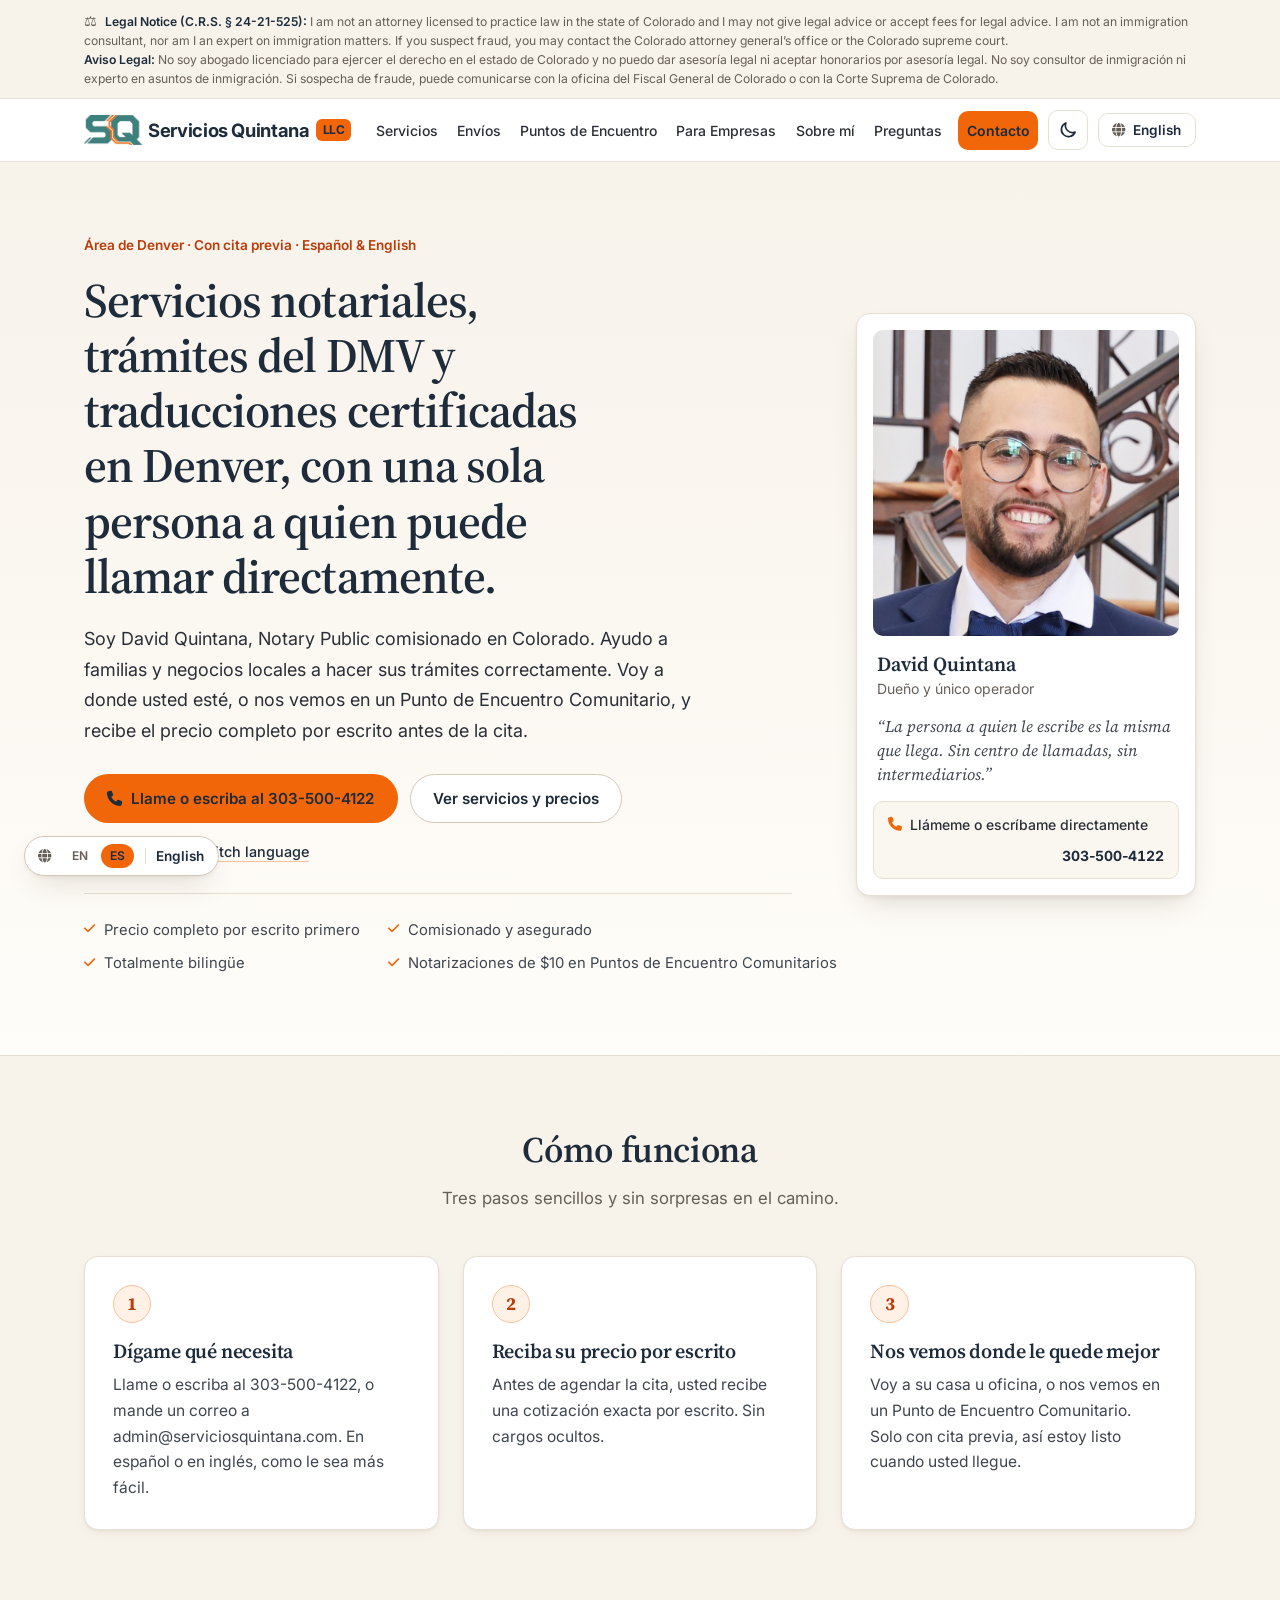
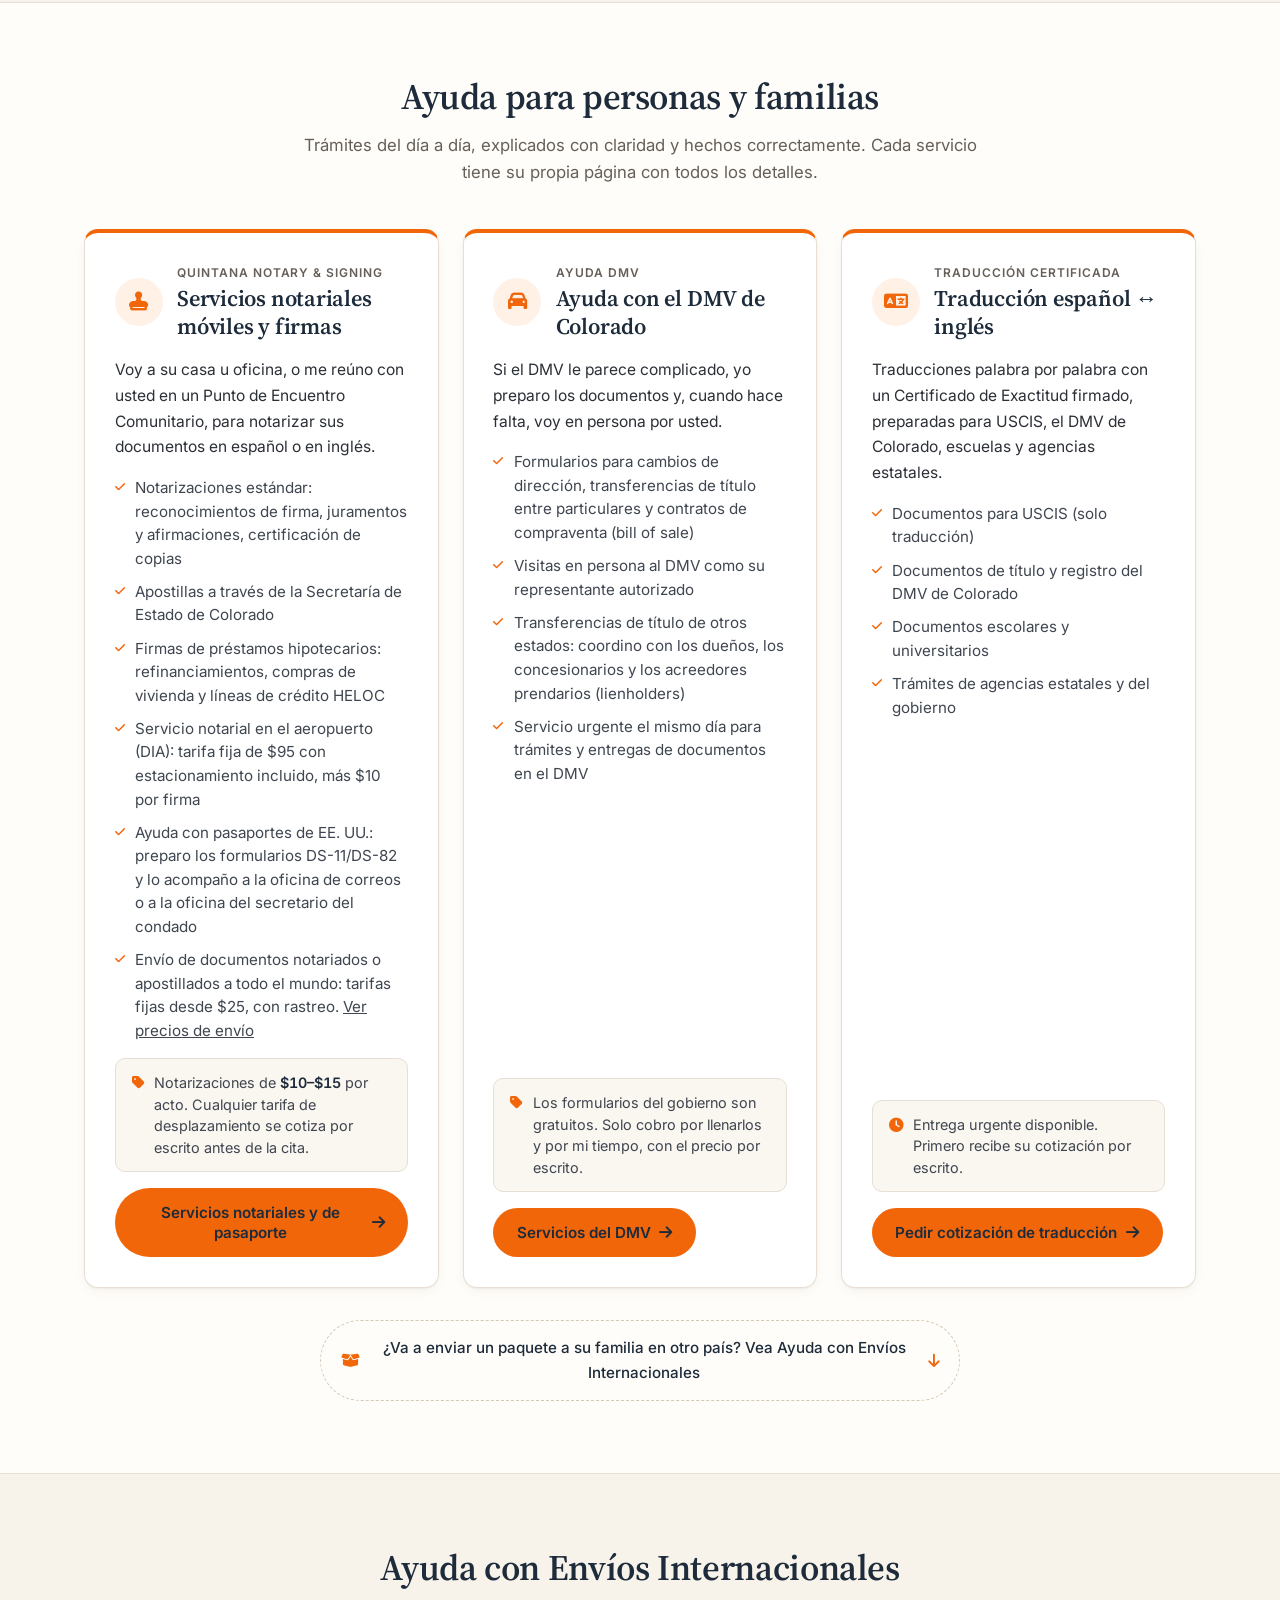
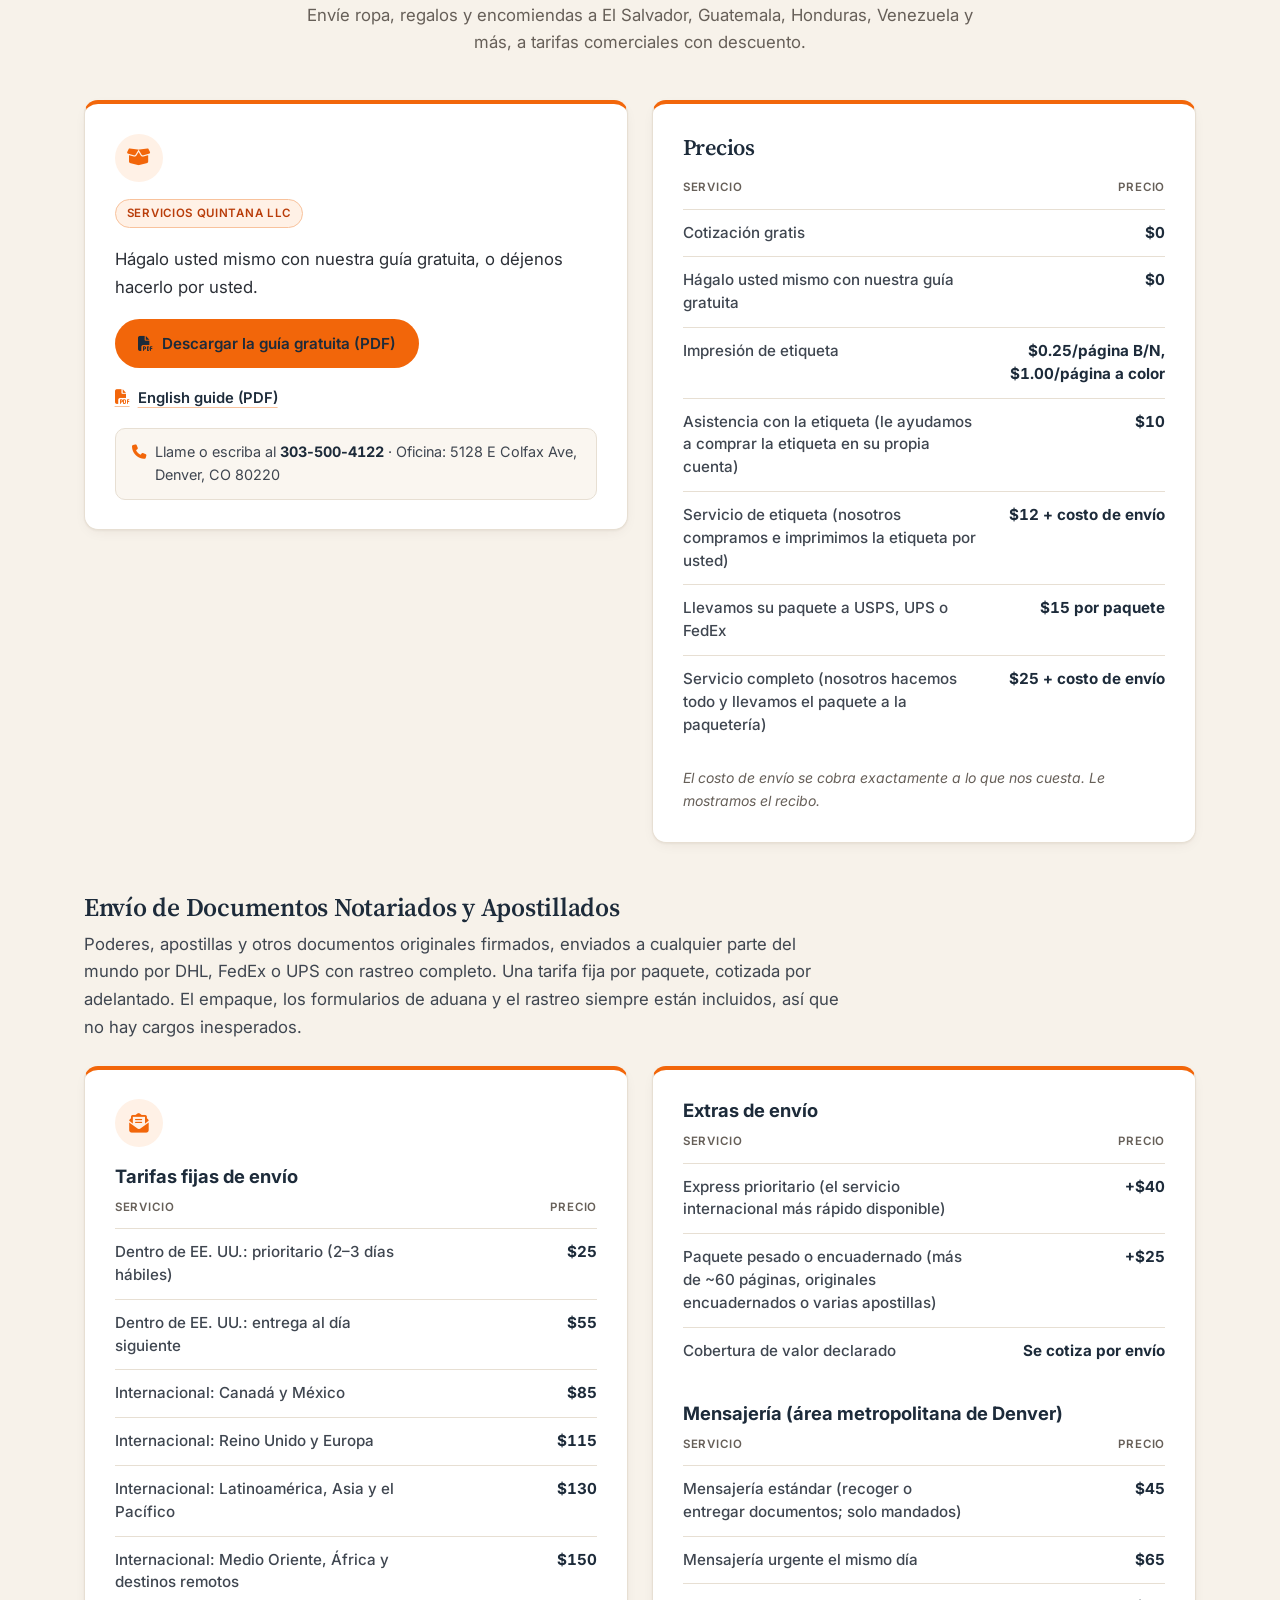
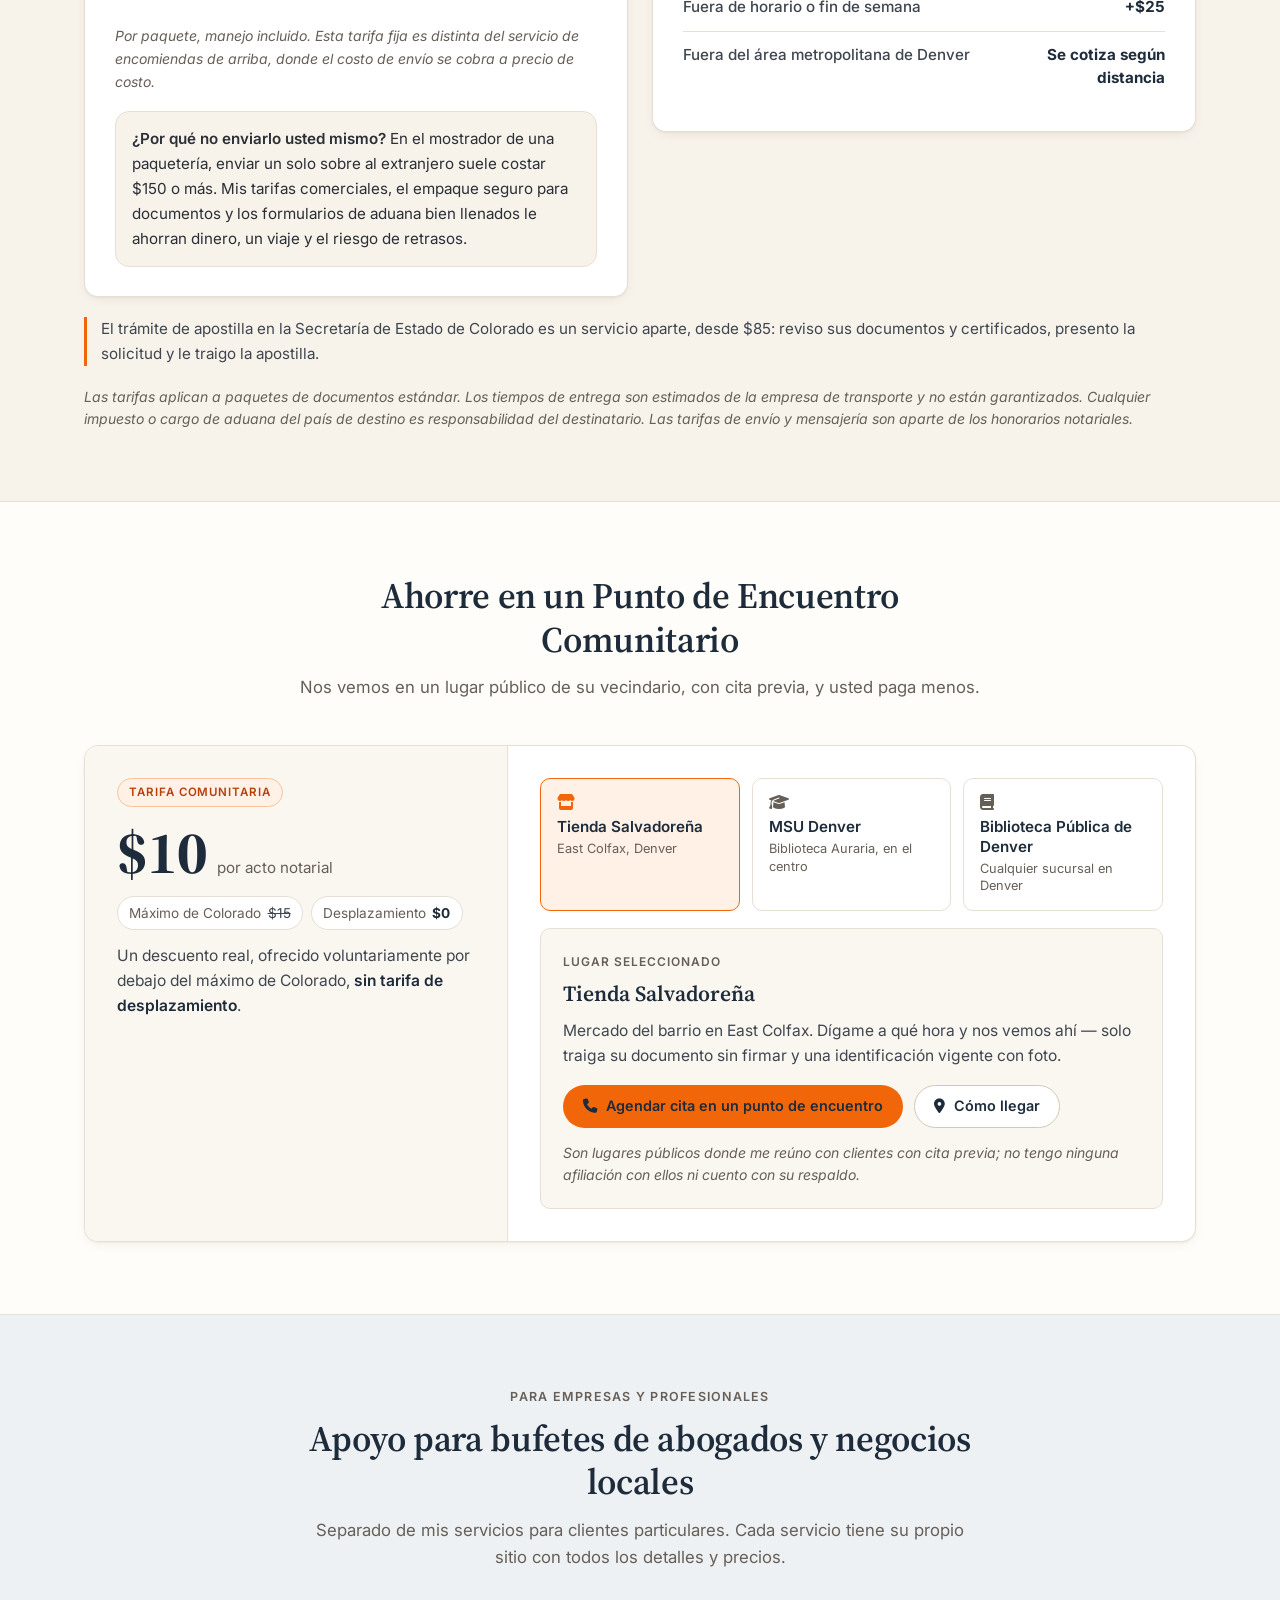
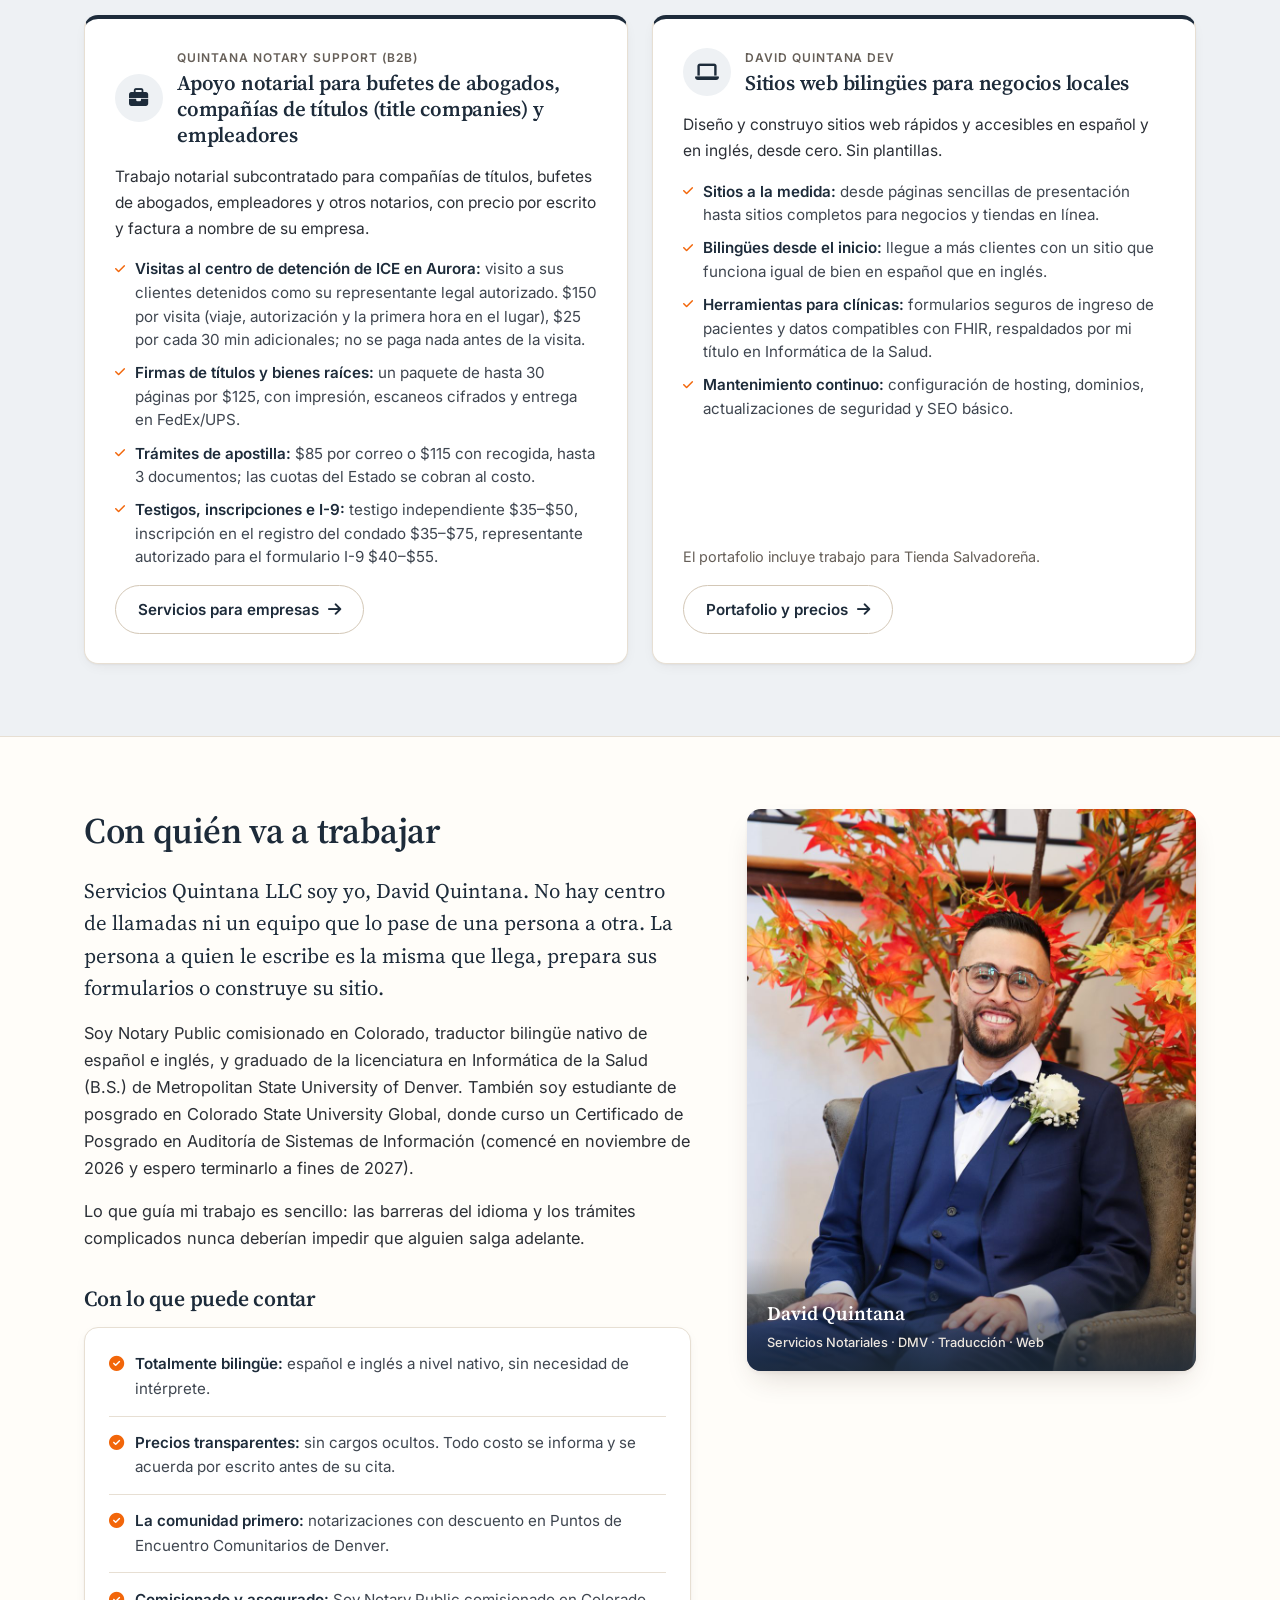
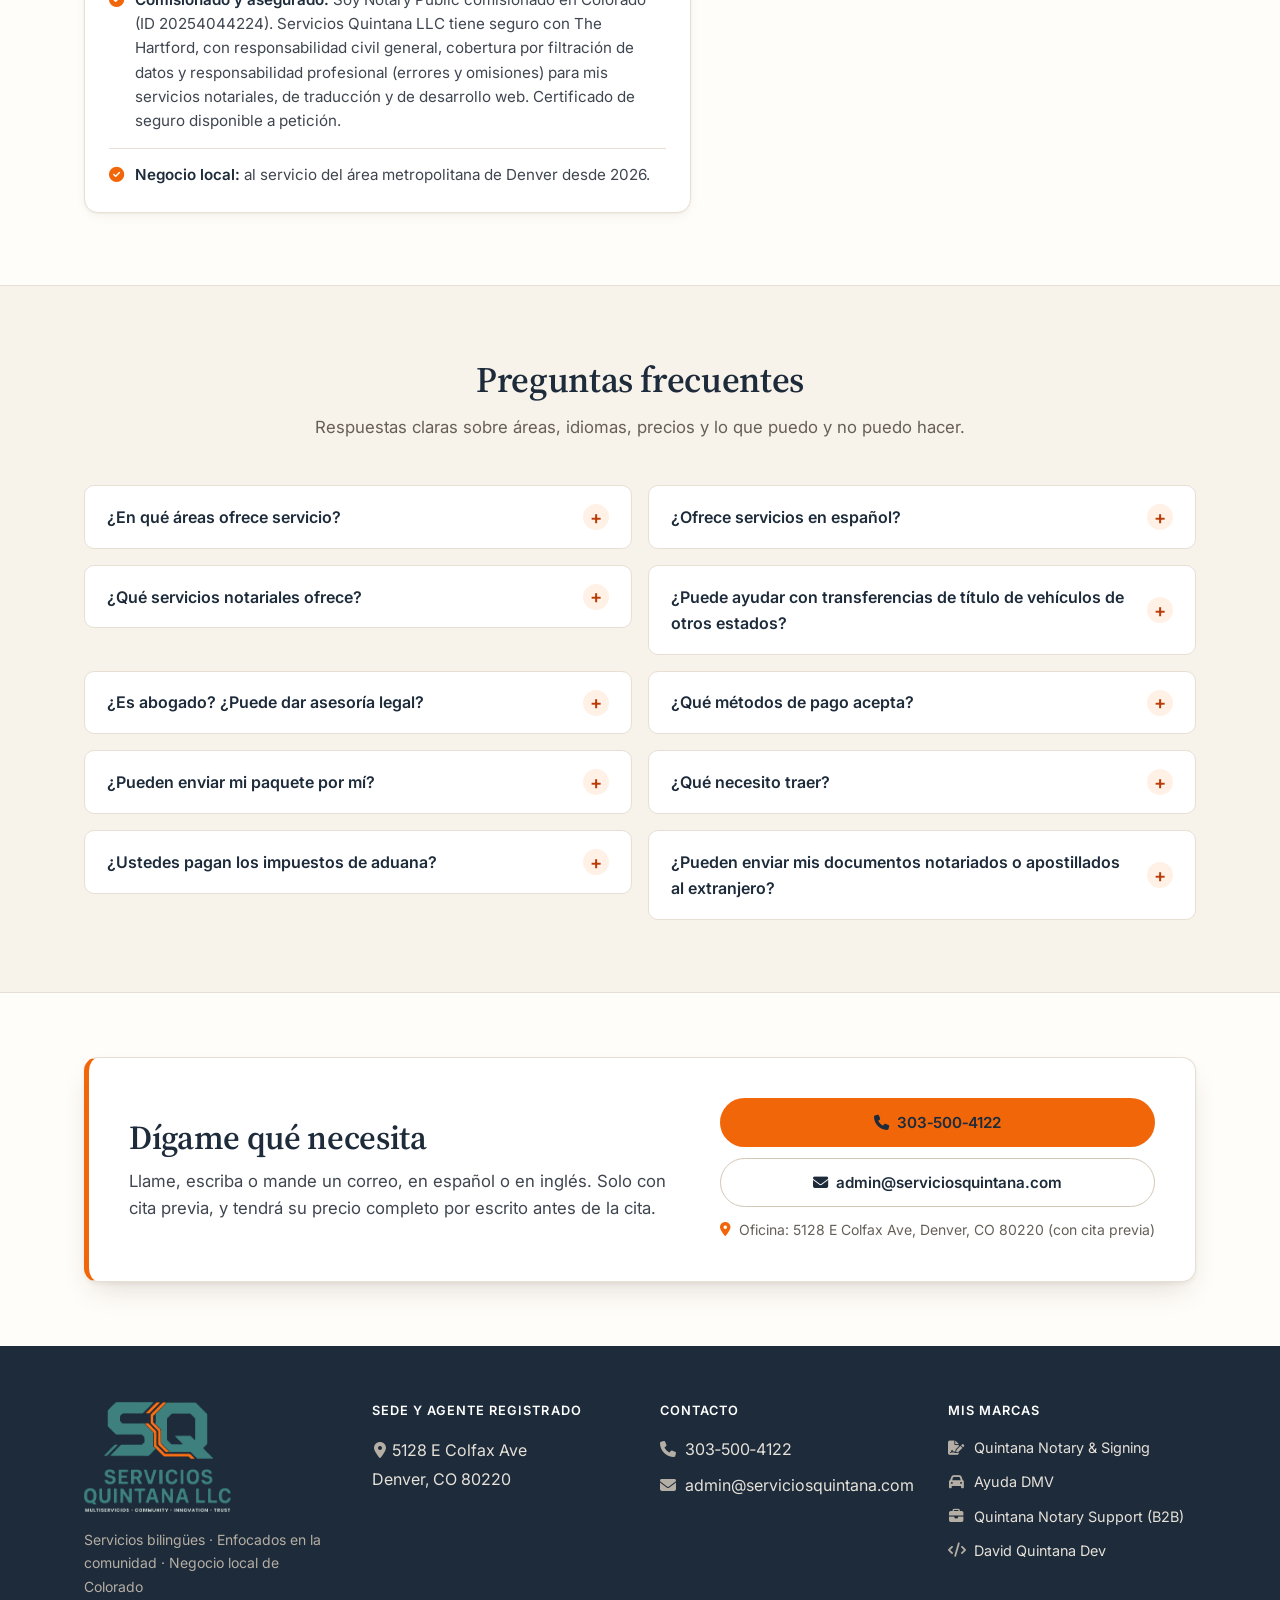
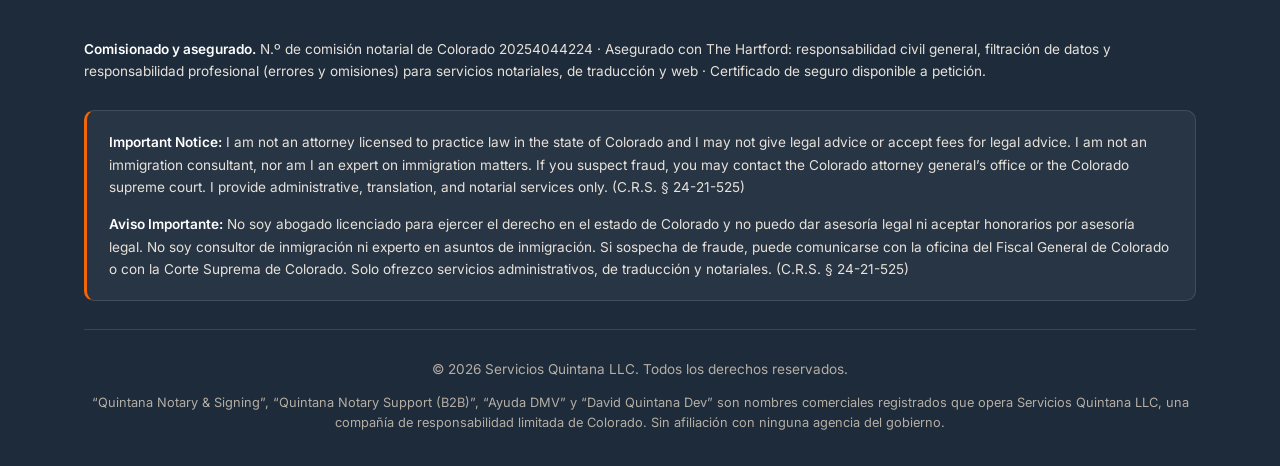
<file: es/index.html>
<!DOCTYPE html>
<!-- GENERATED by scripts/build_pages.py from index.html + main.js. Do not edit by hand. -->


<html lang="es">
<head>
<meta charset="utf-8"/>
<meta content="width=device-width, initial-scale=1.0" name="viewport"/>
<!-- ══ PRIMARY META ══════════════════════════════════════════ -->
<title>Servicios Notariales Bilingües, DMV y Traducciones en Denver | Servicios Quintana</title>
<meta content="Servicios notariales móviles, ayuda con el DMV, traducciones certificadas y envíos internacionales en Denver. En español o inglés. Precio por escrito antes de la cita." name="description"/>
<meta content="index, follow, max-image-preview:large, max-snippet:-1" name="robots"/>
<meta content="#FFFDF9" name="theme-color"/>
<meta content="David Quintana — Servicios Quintana LLC" name="author"/>
<link href="https://serviciosquintana.com/es/" rel="canonical"/>
<link href="https://serviciosquintana.com/" hreflang="en" rel="alternate"/>
<link href="https://serviciosquintana.com/es/" hreflang="es" rel="alternate"/>
<link href="https://serviciosquintana.com/" hreflang="x-default" rel="alternate"/>
<!-- ══ GEO ════════════════════════════════════════════════════ -->
<meta content="US-CO" name="geo.region"/>
<meta content="Denver, Colorado" name="geo.placename"/>
<meta content="39.740;-104.928" name="geo.position"/>
<meta content="39.740, -104.928" name="ICBM"/>
<!-- ══ OPEN GRAPH ════════════════════════════════════════════ -->
<meta content="website" property="og:type"/>
<meta content="https://serviciosquintana.com/es/" property="og:url"/>
<meta content="Servicios Notariales Bilingües, DMV y Traducciones en Denver | Servicios Quintana" property="og:title"/>
<meta content="Servicios notariales móviles, ayuda con el DMV, traducciones certificadas y envíos internacionales en Denver. En español o inglés. Precio por escrito antes de la cita." property="og:description"/>
<meta content="https://serviciosquintana.com/sq-logo-social.png" property="og:image"/>
<meta content="Servicios Quintana LLC — Bilingual Services Colorado" property="og:image:alt"/>
<meta content="es_US" property="og:locale"/>
<meta content="en_US" property="og:locale:alternate"/>
<meta content="Servicios Quintana LLC" property="og:site_name"/>
<meta content="1640" property="og:image:width"/>
<meta content="624" property="og:image:height"/>
<!-- ══ TWITTER CARD ══════════════════════════════════════════ -->
<meta content="summary_large_image" name="twitter:card"/>
<meta content="Servicios Notariales Bilingües, DMV y Traducciones en Denver | Servicios Quintana" name="twitter:title"/>
<meta content="Servicios notariales móviles, ayuda con el DMV, traducciones certificadas y envíos internacionales en Denver. En español o inglés. Precio por escrito antes de la cita." name="twitter:description"/>
<meta content="https://serviciosquintana.com/sq-logo-social.png" name="twitter:image"/>
<!-- ══ FONTS & ICONS ══════════════════════════════════════════ -->
<link href="https://fonts.googleapis.com" rel="preconnect"/>
<link crossorigin="" href="https://fonts.gstatic.com" rel="preconnect"/>
<link href="https://fonts.googleapis.com/css2?family=Inter:wght@400;500;600;700&amp;family=Source+Serif+4:opsz,wght@8..60,600;8..60,700&amp;display=swap" rel="stylesheet"/>
<script>
        /* Light/dark: the site is designed light; dark only when the visitor chose it with the toggle */
        (function () {
            var t = null;
            try { t = localStorage.getItem('sqTheme'); } catch (e) {}
            document.documentElement.setAttribute('data-theme', t === 'dark' ? 'dark' : 'light');
        })();
    </script>
<link href="https://cdnjs.cloudflare.com/ajax/libs/font-awesome/6.4.0/css/all.min.css" rel="stylesheet"/>
<link href="../styles.css?v=2026-11-03c" rel="stylesheet"/>
<!-- SCHEMA:START (generated by scripts/build_pages.py; edit the script, not this block) -->
<script type="application/ld+json">
    {
      "@context": "https://schema.org",
      "@graph": [
        {
          "@type": "LocalBusiness",
          "@id": "https://serviciosquintana.com/#organization",
          "name": "Servicios Quintana LLC",
          "alternateName": [
            "Quintana Notary & Signing",
            "Ayuda DMV",
            "Quintana Notary Support (B2B)",
            "David Quintana Dev"
          ],
          "description": "Servicios Quintana LLC es el negocio bilingüe (español/inglés) de David Quintana en Denver, Colorado, atendido por su dueño: servicios notariales móviles, trámite de apostillas, ayuda con el DMV de Colorado, transferencias de título de otros estados, traducciones certificadas de español a inglés, ayuda con envíos internacionales, apoyo notarial para empresas y sitios web bilingües. Solo con cita previa; todo precio se da por escrito antes de la cita.",
          "url": "https://serviciosquintana.com/",
          "image": "https://serviciosquintana.com/david-quintana.jpg",
          "logo": "https://serviciosquintana.com/sq-logo.png",
          "telephone": "+13035004122",
          "email": "admin@serviciosquintana.com",
          "address": {
            "@type": "PostalAddress",
            "streetAddress": "5128 E Colfax Ave",
            "addressLocality": "Denver",
            "addressRegion": "CO",
            "postalCode": "80220",
            "addressCountry": "US"
          },
          "geo": {
            "@type": "GeoCoordinates",
            "latitude": 39.74,
            "longitude": -104.928
          },
          "areaServed": [
            {
              "@type": "City",
              "name": "Denver, CO"
            },
            {
              "@type": "City",
              "name": "Aurora, CO"
            },
            {
              "@type": "City",
              "name": "Lakewood, CO"
            },
            {
              "@type": "City",
              "name": "Englewood, CO"
            },
            {
              "@type": "City",
              "name": "Commerce City, CO"
            },
            {
              "@type": "City",
              "name": "Westminster, CO"
            },
            {
              "@type": "State",
              "name": "Colorado"
            }
          ],
          "contactPoint": {
            "@type": "ContactPoint",
            "telephone": "+13035004122",
            "email": "admin@serviciosquintana.com",
            "contactType": "customer service",
            "availableLanguage": [
              "English",
              "Spanish"
            ]
          },
          "knowsLanguage": [
            "en",
            "es"
          ],
          "priceRange": "$$",
          "paymentAccepted": "Cash, Venmo, Zelle, ACH bank transfer, credit card, debit card",
          "founder": {
            "@id": "https://serviciosquintana.com/#david-quintana"
          },
          "employee": {
            "@id": "https://serviciosquintana.com/#david-quintana"
          },
          "brand": [
            {
              "@id": "https://serviciosquintana.com/#brand-notary"
            },
            {
              "@id": "https://serviciosquintana.com/#brand-ayudadmv"
            },
            {
              "@id": "https://serviciosquintana.com/#brand-b2b"
            },
            {
              "@id": "https://serviciosquintana.com/#brand-dev"
            }
          ],
          "hasOfferCatalog": {
            "@type": "OfferCatalog",
            "name": "Servicios Quintana LLC — Services",
            "itemListElement": [
              {
                "@type": "Offer",
                "itemOffered": {
                  "@type": "Service",
                  "name": "Mobile Notary Public",
                  "areaServed": "Denver Metro, Colorado"
                }
              },
              {
                "@type": "Offer",
                "itemOffered": {
                  "@type": "Service",
                  "name": "Apostille Processing"
                }
              },
              {
                "@type": "Offer",
                "itemOffered": {
                  "@type": "Service",
                  "name": "Loan Signings"
                }
              },
              {
                "@type": "Offer",
                "itemOffered": {
                  "@type": "Service",
                  "name": "I-9 Employment Verification"
                }
              },
              {
                "@type": "Offer",
                "itemOffered": {
                  "@type": "Service",
                  "name": "U.S. Passport Concierge"
                }
              },
              {
                "@type": "Offer",
                "itemOffered": {
                  "@type": "Service",
                  "name": "DMV Proxy & Out-of-State Title Transfers"
                }
              },
              {
                "@type": "Offer",
                "itemOffered": {
                  "@type": "Service",
                  "name": "Certified Spanish-English Translation"
                }
              },
              {
                "@type": "Offer",
                "itemOffered": {
                  "@type": "Service",
                  "name": "Bilingual Web Development"
                }
              },
              {
                "@type": "Offer",
                "itemOffered": {
                  "@type": "Service",
                  "name": "International Shipping Help",
                  "alternateName": "Ayuda con Envíos Internacionales",
                  "description": "Help shipping clothes, gifts, and care packages to El Salvador, Guatemala, Honduras, Venezuela, and more at discounted commercial rates. Free do-it-yourself guide in English and Spanish, or we do it for you. Postage is charged at exact cost.",
                  "areaServed": "Denver Metro, Colorado",
                  "hasOfferCatalog": {
                    "@type": "OfferCatalog",
                    "name": "International Shipping Help — Prices",
                    "itemListElement": [
                      {
                        "@type": "Offer",
                        "name": "Free quote",
                        "price": "0",
                        "priceCurrency": "USD"
                      },
                      {
                        "@type": "Offer",
                        "name": "DIY with our free guide",
                        "price": "0",
                        "priceCurrency": "USD"
                      },
                      {
                        "@type": "Offer",
                        "name": "Label printing",
                        "description": "$0.25 per page black and white, $1.00 per page color"
                      },
                      {
                        "@type": "Offer",
                        "name": "Assisted label (we help you buy your own label on your account)",
                        "price": "10",
                        "priceCurrency": "USD"
                      },
                      {
                        "@type": "Offer",
                        "name": "Label service (we buy and print the label for you)",
                        "price": "12",
                        "priceCurrency": "USD",
                        "description": "$12 plus postage at exact cost"
                      },
                      {
                        "@type": "Offer",
                        "name": "Drop-off to USPS, UPS, or FedEx",
                        "price": "15",
                        "priceCurrency": "USD",
                        "description": "Per package"
                      },
                      {
                        "@type": "Offer",
                        "name": "Full service (we do everything and drop it off)",
                        "price": "25",
                        "priceCurrency": "USD",
                        "description": "$25 plus postage at exact cost"
                      }
                    ]
                  }
                }
              },
              {
                "@type": "Offer",
                "itemOffered": {
                  "@type": "Service",
                  "name": "Document Shipping for Notarized & Apostilled Papers",
                  "alternateName": "Envío de Documentos Notariados y Apostillados",
                  "description": "Flat-rate domestic and international shipping of notarized and apostilled documents via DHL, FedEx, or UPS, with packaging, customs paperwork, and tracking included. Denver Metro courier service available.",
                  "areaServed": "Denver Metro, Colorado",
                  "hasOfferCatalog": {
                    "@type": "OfferCatalog",
                    "name": "Document Shipping — Prices",
                    "itemListElement": [
                      {
                        "@type": "Offer",
                        "name": "Domestic Priority (2-3 business days)",
                        "price": "25",
                        "priceCurrency": "USD"
                      },
                      {
                        "@type": "Offer",
                        "name": "Domestic Overnight",
                        "price": "55",
                        "priceCurrency": "USD"
                      },
                      {
                        "@type": "Offer",
                        "name": "International: Canada & Mexico",
                        "price": "85",
                        "priceCurrency": "USD"
                      },
                      {
                        "@type": "Offer",
                        "name": "International: UK & Europe",
                        "price": "115",
                        "priceCurrency": "USD"
                      },
                      {
                        "@type": "Offer",
                        "name": "International: Latin America, Asia & Pacific",
                        "price": "130",
                        "priceCurrency": "USD"
                      },
                      {
                        "@type": "Offer",
                        "name": "International: Middle East, Africa & remote destinations",
                        "price": "150",
                        "priceCurrency": "USD"
                      },
                      {
                        "@type": "Offer",
                        "name": "Express Priority upgrade",
                        "price": "40",
                        "priceCurrency": "USD"
                      },
                      {
                        "@type": "Offer",
                        "name": "Heavy or bound packet",
                        "price": "25",
                        "priceCurrency": "USD"
                      },
                      {
                        "@type": "Offer",
                        "name": "Standard courier, Denver Metro (document pickup or delivery, errands only)",
                        "price": "45",
                        "priceCurrency": "USD"
                      },
                      {
                        "@type": "Offer",
                        "name": "Same-day rush courier, Denver Metro",
                        "price": "65",
                        "priceCurrency": "USD"
                      },
                      {
                        "@type": "Offer",
                        "name": "After-hours or weekend courier",
                        "price": "25",
                        "priceCurrency": "USD"
                      }
                    ]
                  }
                }
              }
            ]
          }
        },
        {
          "@type": "Person",
          "@id": "https://serviciosquintana.com/#david-quintana",
          "name": "David Quintana",
          "image": "https://serviciosquintana.com/david-quintana.jpg",
          "url": "https://serviciosquintana.com/#about",
          "jobTitle": "Owner, Colorado Notary Public and Spanish–English translator",
          "worksFor": {
            "@id": "https://serviciosquintana.com/#organization"
          },
          "knowsLanguage": [
            "en",
            "es"
          ],
          "knowsAbout": [
            "Notary Public services",
            "Apostille processing",
            "Colorado DMV title transfers",
            "Certified Spanish-English translation",
            "International shipping",
            "Bilingual web development",
            "Health Informatics",
            "Information Systems Auditing"
          ],
          "alumniOf": {
            "@type": "CollegeOrUniversity",
            "name": "Metropolitan State University of Denver"
          },
          "hasCredential": [
            {
              "@type": "EducationalOccupationalCredential",
              "name": "Colorado Notary Public commission",
              "credentialCategory": "license",
              "identifier": "20254044224",
              "recognizedBy": {
                "@type": "GovernmentOrganization",
                "name": "Colorado Secretary of State",
                "url": "https://www.sos.state.co.us/"
              }
            },
            {
              "@type": "EducationalOccupationalCredential",
              "name": "B.S. Health Informatics",
              "credentialCategory": "degree",
              "recognizedBy": {
                "@type": "CollegeOrUniversity",
                "name": "Metropolitan State University of Denver"
              }
            }
          ]
        },
        {
          "@type": "Organization",
          "@id": "https://serviciosquintana.com/#brand-notary",
          "name": "Quintana Notary & Signing",
          "url": "https://quintananotarysigning.com/",
          "description": "Bilingual mobile notary, apostilles, loan signings, airport notary and U.S. passport help in the Denver Metro area.",
          "parentOrganization": {
            "@id": "https://serviciosquintana.com/#organization"
          }
        },
        {
          "@type": "Organization",
          "@id": "https://serviciosquintana.com/#brand-ayudadmv",
          "name": "Ayuda DMV",
          "url": "https://ayudadmv.com/",
          "description": "Colorado DMV form preparation, in-person DMV proxy visits and out-of-state title transfers, in English and Spanish.",
          "parentOrganization": {
            "@id": "https://serviciosquintana.com/#organization"
          }
        },
        {
          "@type": "Organization",
          "@id": "https://serviciosquintana.com/#brand-b2b",
          "name": "Quintana Notary Support (B2B)",
          "url": "https://quintananotarysigning.com/b2b-real-estate.html",
          "description": "Subcontracted notary work for title companies, law firms, employers and other notaries.",
          "parentOrganization": {
            "@id": "https://serviciosquintana.com/#organization"
          }
        },
        {
          "@type": "Organization",
          "@id": "https://serviciosquintana.com/#brand-dev",
          "name": "David Quintana Dev",
          "url": "https://davidquintana.dev/",
          "description": "Bilingual (English/Spanish) websites for local businesses, built from scratch.",
          "parentOrganization": {
            "@id": "https://serviciosquintana.com/#organization"
          }
        },
        {
          "@type": "WebSite",
          "@id": "https://serviciosquintana.com/#website",
          "url": "https://serviciosquintana.com/",
          "name": "Servicios Quintana LLC",
          "inLanguage": [
            "en",
            "es"
          ],
          "publisher": {
            "@id": "https://serviciosquintana.com/#organization"
          }
        },
        {
          "@type": "WebPage",
          "@id": "https://serviciosquintana.com/es/#webpage",
          "url": "https://serviciosquintana.com/es/",
          "name": "Servicios Notariales Bilingües, DMV y Traducciones en Denver | Servicios Quintana",
          "description": "Servicios notariales móviles, ayuda con el DMV, traducciones certificadas y envíos internacionales en Denver. En español o inglés. Precio por escrito antes de la cita.",
          "inLanguage": "es",
          "isPartOf": {
            "@id": "https://serviciosquintana.com/#website"
          },
          "about": {
            "@id": "https://serviciosquintana.com/#organization"
          },
          "primaryImageOfPage": "https://serviciosquintana.com/david-quintana.jpg"
        },
        {
          "@type": "FAQPage",
          "@id": "https://serviciosquintana.com/es/#faq",
          "inLanguage": "es",
          "isPartOf": {
            "@id": "https://serviciosquintana.com/es/#webpage"
          },
          "mainEntity": [
            {
              "@type": "Question",
              "name": "¿En qué áreas ofrece servicio?",
              "acceptedAnswer": {
                "@type": "Answer",
                "text": "Atiendo principalmente el área metropolitana de Denver, Colorado: Denver, Aurora, Lakewood, Englewood, Commerce City, Westminster y áreas cercanas. Los servicios notariales móviles llegan más allá de esta área con una tarifa de desplazamiento adicional. También me reúno con clientes, con cita previa, en Puntos de Encuentro Comunitarios (Tienda Salvadoreña, la Biblioteca Auraria de MSU Denver y cualquier sucursal de la Biblioteca Pública de Denver), donde la notarización cuesta $10 por acto sin tarifa de desplazamiento. Son lugares públicos donde me reúno con clientes; no tengo ninguna afiliación con ellos ni cuento con su respaldo."
              }
            },
            {
              "@type": "Question",
              "name": "¿Ofrece servicios en español?",
              "acceptedAnswer": {
                "@type": "Answer",
                "text": "Sí, todos los servicios son completamente bilingües en inglés y español. Hablo ambos idiomas a nivel nativo y puedo ayudarle con consultas bilingües, traducciones certificadas y acompañamiento bilingüe a citas en oficinas de gobierno."
              }
            },
            {
              "@type": "Question",
              "name": "¿Qué servicios notariales ofrece?",
              "acceptedAnswer": {
                "@type": "Answer",
                "text": "Quintana Notary & Signing ofrece notarizaciones estándar (reconocimientos de firma, juramentos, certificación de copias), trámite de apostillas para documentos internacionales a través de la Secretaría de Estado de Colorado, firmas de préstamos hipotecarios, verificación de empleo I-9 y acompañamiento personalizado para trámites de pasaporte de EE. UU."
              }
            },
            {
              "@type": "Question",
              "name": "¿Puede ayudar con transferencias de título de vehículos de otros estados?",
              "acceptedAnswer": {
                "@type": "Answer",
                "text": "Sí. A través de la marca Ayuda DMV, me encargo de transferencias de título de otros estados, trámites en persona en el DMV como su representante, y preparación de documentos para transferencias de título entre particulares y contratos de compraventa en Colorado."
              }
            },
            {
              "@type": "Question",
              "name": "¿Es abogado? ¿Puede dar asesoría legal?",
              "acceptedAnswer": {
                "@type": "Answer",
                "text": "No. No soy abogado licenciado para ejercer el derecho en el estado de Colorado y no puedo dar asesoría legal ni aceptar honorarios por asesoría legal. No soy consultor de inmigración ni experto en asuntos de inmigración. Si sospecha de fraude, puede comunicarse con la oficina del Fiscal General de Colorado o con la Corte Suprema de Colorado. Solo ofrezco servicios administrativos, notariales, de traducción y de trámites. (C.R.S. § 24-21-525)"
              }
            },
            {
              "@type": "Question",
              "name": "¿Qué métodos de pago acepta?",
              "acceptedAnswer": {
                "@type": "Answer",
                "text": "Acepto efectivo, Venmo, Zelle, transferencia bancaria (ACH) y tarjeta de crédito o débito. Los pagos con tarjeta de crédito tienen un recargo de procesamiento del 2%; las tarjetas de débito no tienen recargo; no hay recargo por efectivo, Venmo, Zelle ni transferencia bancaria. Aviso requerido por Colorado: Para cubrir el costo de procesar una transacción con tarjeta de crédito o de cargo, y conforme a la sección 5-2-212 de los Estatutos Revisados de Colorado, un vendedor o arrendador puede imponer un recargo de procesamiento por un monto que no exceda el 2% del pago total realizado por bienes o servicios comprados o arrendados con tarjeta de crédito o de cargo. Un vendedor o arrendador no impondrá un recargo de procesamiento a los pagos realizados en efectivo, con cheque o con tarjeta de débito, ni al canje de una tarjeta de regalo. Se requiere pago por adelantado para confirmar citas (las visitas al centro de ICE se pagan después de la visita). Si cancela o cambia su cita con 24 horas o más de aviso, lo que pagó queda como saldo a favor en su cuenta (no vence); con menos aviso o si no se presenta, me quedo con el depósito que aparece en su factura y el resto es saldo a favor; si yo cancelo, le devuelvo todo. Siempre recibirá una cotización exacta por escrito antes de que su cita sea confirmada."
              }
            },
            {
              "@type": "Question",
              "name": "¿Pueden enviar mi paquete por mí?",
              "acceptedAnswer": {
                "@type": "Answer",
                "text": "Sí. Con el Servicio completo ($25 + costo de envío) comparamos tarifas, llenamos los formularios de aduana, compramos e imprimimos la etiqueta y llevamos el paquete a la paquetería. El costo de envío se cobra exactamente a lo que nos cuesta."
              }
            },
            {
              "@type": "Question",
              "name": "¿Qué necesito traer?",
              "acceptedAnswer": {
                "@type": "Answer",
                "text": "Sus artículos (necesitamos ver lo que va en la caja) y los datos del destinatario: nombre completo, número de teléfono, dirección completa con un punto de referencia y su número de identificación (por ejemplo, DUI en El Salvador, DPI en Guatemala, DNI en Honduras, Cédula en Venezuela)."
              }
            },
            {
              "@type": "Question",
              "name": "¿Ustedes pagan los impuestos de aduana?",
              "acceptedAnswer": {
                "@type": "Answer",
                "text": "No. Cada país fija sus propios impuestos, y es posible que el destinatario tenga que pagarlos al recibir el paquete. No somos responsables de retenciones en aduana, impuestos ni tiempos de entrega fijados por la empresa de transporte y el país de destino."
              }
            },
            {
              "@type": "Question",
              "name": "¿Pueden enviar mis documentos notariados o apostillados al extranjero?",
              "acceptedAnswer": {
                "@type": "Answer",
                "text": "Sí. El envío de documentos es una tarifa fija por paquete: $25 dentro de EE. UU., o de $85 a $150 al extranjero según el destino, con empaque, formularios de aduana y rastreo incluidos. También ofrecemos servicio express y mensajería en el área metropolitana de Denver. El trámite de apostilla se cobra aparte, desde $85. Vea los precios de Envío de Documentos en la sección de Envíos."
              }
            }
          ]
        }
      ]
    }
    </script>
<!-- SCHEMA:END -->
<!-- Microsoft Clarity (heatmaps, recordings) -->
<script type="text/javascript">
        (function(c,l,a,r,i,t,y){
            c[a]=c[a]||function(){(c[a].q=c[a].q||[]).push(arguments)};
            t=l.createElement(r);t.async=1;t.src="https://www.clarity.ms/tag/"+i;
            y=l.getElementsByTagName(r)[0];y.parentNode.insertBefore(t,y);
        })(window, document, "clarity", "script", "yq4w5p8u8u");
    </script>
<!-- Visit counter for the Servicios Quintana dashboard (see ANALYTICS_SETUP.md in the dashboard repo) -->
<script defer="" src="https://web-production-d60e6.up.railway.app/api/analytics/t.js"></script>
</head>
<body>
<!-- ══════════════════════════════════════════════════════
         SKIP LINK (Accessibility)
    ══════════════════════════════════════════════════════ -->
<a class="skip-link" data-i18n="skip_link" href="#main-content">Saltar al contenido principal</a>
<!-- ══════════════════════════════════════════════════════
         LEGAL DISCLOSURE BANNER (C.R.S. § 24-21-525 — keep visible)
    ══════════════════════════════════════════════════════ -->
<div aria-label="Aviso legal" class="legal-banner" data-i18n-aria="a11y_legal" role="note">
<div class="container">
<p>
<span aria-hidden="true" class="legal-icon">⚖️</span>
<strong>Legal Notice (C.R.S. § 24-21-525):</strong>
                I am not an attorney licensed to practice law in the state of Colorado and I may not give legal advice or accept fees for legal advice. I am not an immigration consultant, nor am I an expert on immigration matters. If you suspect fraud, you may contact the Colorado attorney general’s office or the Colorado supreme court.
                <br/><strong>Aviso Legal:</strong>
                No soy abogado licenciado para ejercer el derecho en el estado de Colorado y no puedo dar asesoría legal ni aceptar honorarios por asesoría legal. No soy consultor de inmigración ni experto en asuntos de inmigración. Si sospecha de fraude, puede comunicarse con la oficina del Fiscal General de Colorado o con la Corte Suprema de Colorado.
            </p>
</div>
</div>
<!-- ══════════════════════════════════════════════════════
         NAVIGATION
    ══════════════════════════════════════════════════════ -->
<nav aria-label="Navegación principal" class="navbar" data-i18n-aria="a11y_mainnav">
<div class="container nav-container">
<a aria-label="Servicios Quintana LLC — Inicio" class="logo" data-i18n-aria="a11y_home" href="#top">
<img alt="" class="logo-mark" height="32" src="../sq-mark.png" width="62"/>
                Servicios Quintana <span class="llc">LLC</span>
</a>
<ul class="nav-links" id="nav-links" role="list">
<li><a data-i18n="nav_services" href="#services">Servicios</a></li>
<li><a data-i18n="nav_shipping" href="#shipping">Envíos</a></li>
<li><a data-i18n="nav_hubs" href="#hubs">Puntos de Encuentro</a></li>
<li><a data-i18n="nav_business" href="#business">Para Empresas</a></li>
<li><a data-i18n="nav_about" href="#about">Sobre mí</a></li>
<li><a data-i18n="nav_faq" href="#faq">Preguntas</a></li>
<li><a class="btn-nav" data-i18n="nav_contact" href="#contact">Contacto</a></li>
</ul>
<button aria-label="Switch to dark mode" class="theme-toggle" id="theme-toggle" title="Light / dark" type="button">
<svg aria-hidden="true" class="theme-icon-sun" fill="none" height="20" stroke="currentColor" stroke-linecap="round" stroke-width="2" viewbox="0 0 24 24" width="20"><circle cx="12" cy="12" r="4.5"></circle><path d="M12 2v2.5M12 19.5V22M2 12h2.5M19.5 12H22M4.9 4.9l1.8 1.8M17.3 17.3l1.8 1.8M4.9 19.1l1.8-1.8M17.3 6.7l1.8-1.8"></path></svg>
<svg aria-hidden="true" class="theme-icon-moon" fill="none" height="20" stroke="currentColor" stroke-linecap="round" stroke-linejoin="round" stroke-width="2" viewbox="0 0 24 24" width="20"><path d="M20.5 14.5A8.5 8.5 0 0 1 9.5 3.5a8.5 8.5 0 1 0 11 11z"></path></svg>
</button>
<button aria-controls="nav-links" aria-expanded="false" aria-label="Abrir el menú de navegación" class="mobile-toggle" data-i18n-aria="a11y_menu">
<i aria-hidden="true" class="fas fa-bars"></i>
</button>
</div>
</nav>
<!-- ══════════════════════════════════════════════════════
         HERO
    ══════════════════════════════════════════════════════ -->
<header class="hero" id="top">
<div class="container hero-layout">
<div class="hero-content">
<p class="eyebrow" data-i18n="hero_eyebrow">Área de Denver · Con cita previa · Español &amp; English</p>
<h1 data-i18n="hero_h1">Servicios notariales, trámites del DMV y traducciones certificadas en Denver, con una sola persona a quien puede llamar directamente.</h1>
<p class="hero-sub" data-i18n="hero_sub">Soy David Quintana, Notary Public comisionado en Colorado. Ayudo a familias y negocios locales a hacer sus trámites correctamente. Voy a donde usted esté, o nos vemos en un Punto de Encuentro Comunitario, y recibe el precio completo por escrito antes de la cita.</p>
<div class="hero-buttons">
<a class="btn btn-primary" href="tel:+13035004122"><i aria-hidden="true" class="fas fa-phone"></i> <span data-i18n="hero_cta_call">Llame o escriba al 303-500-4122</span></a>
<a class="btn btn-secondary" href="#services"><span data-i18n="hero_cta_services">Ver servicios y precios</span></a>
</div>
<button aria-label="Switch to English / Cambiar a Inglés" class="hero-lang" data-i18n="btn_hablamos" id="hero-es-btn" type="button">Prefer English? Switch language</button>
<ul aria-label="Con lo que puede contar" class="hero-promises" data-i18n-aria="a11y_promises">
<li><i aria-hidden="true" class="fas fa-check"></i> <span data-i18n="promise_1">Precio completo por escrito primero</span></li>
<li><i aria-hidden="true" class="fas fa-check"></i> <span data-i18n="promise_2">Comisionado y asegurado</span></li>
<li><i aria-hidden="true" class="fas fa-check"></i> <span data-i18n="promise_3">Totalmente bilingüe</span></li>
<li><i aria-hidden="true" class="fas fa-check"></i> <span data-i18n="promise_4">Notarizaciones de $10 en Puntos de Encuentro Comunitarios</span></li>
</ul>
</div>
<aside aria-label="Sobre David Quintana" class="hero-profile" data-i18n-aria="a11y_about">
<div class="profile-photo">
<img alt="David Quintana, dueño de Servicios Quintana LLC" data-i18n-alt="alt_hero" fetchpriority="high" height="800" onerror="this.remove()" src="../david-quintana.jpg?v=2026-10-21" width="800"/>
<span aria-hidden="true" class="profile-monogram">DQ</span>
</div>
<div class="profile-meta">
<p class="profile-name">David Quintana</p>
<p class="profile-role" data-i18n="profile_role">Dueño y único operador</p>
</div>
<p class="profile-quote" data-i18n="profile_quote">“La persona a quien le escribe es la misma que llega. Sin centro de llamadas, sin intermediarios.”</p>
<a aria-label="Llame o escriba a David al 303-500-4122" class="profile-status" data-i18n-aria="a11y_call_david" href="tel:+13035004122"><i aria-hidden="true" class="fas fa-phone"></i> <span data-i18n="profile_status">Llámeme o escríbame directamente</span> <span class="profile-phone">303‑500‑4122</span></a>
</aside>
</div>
</header>
<main id="main-content">
<!-- ══════════════════════════════════════════════════════
             HOW IT WORKS
        ══════════════════════════════════════════════════════ -->
<section aria-labelledby="how-heading" class="section section--steps" id="how">
<div class="container">
<header class="section-header">
<h2 data-i18n="how_h2" id="how-heading">Cómo funciona</h2>
<p data-i18n="how_sub">Tres pasos sencillos y sin sorpresas en el camino.</p>
</header>
<ol class="steps">
<li class="step">
<span aria-hidden="true" class="step-num">1</span>
<h3 data-i18n="how_1_h">Dígame qué necesita</h3>
<p data-i18n="how_1_p">Llame o escriba al 303-500-4122, o mande un correo a admin@serviciosquintana.com. En español o en inglés, como le sea más fácil.</p>
</li>
<li class="step">
<span aria-hidden="true" class="step-num">2</span>
<h3 data-i18n="how_2_h">Reciba su precio por escrito</h3>
<p data-i18n="how_2_p">Antes de agendar la cita, usted recibe una cotización exacta por escrito. Sin cargos ocultos.</p>
</li>
<li class="step">
<span aria-hidden="true" class="step-num">3</span>
<h3 data-i18n="how_3_h">Nos vemos donde le quede mejor</h3>
<p data-i18n="how_3_p">Voy a su casa u oficina, o nos vemos en un Punto de Encuentro Comunitario. Solo con cita previa, así estoy listo cuando usted llegue.</p>
</li>
</ol>
</div>
</section>
<!-- ══════════════════════════════════════════════════════
             EVERYDAY SERVICES (individuals & families)
        ══════════════════════════════════════════════════════ -->
<section aria-labelledby="services-heading" class="section" id="services">
<div class="container">
<header class="section-header">
<h2 data-i18n="services_h2" id="services-heading">Ayuda para personas y familias</h2>
<p data-i18n="services_sub">Trámites del día a día, explicados con claridad y hechos correctamente. Cada servicio tiene su propia página con todos los detalles.</p>
</header>
<div class="service-grid">
<!-- Quintana Notary & Signing -->
<article aria-labelledby="notary-heading" class="card service-card" id="notary">
<div class="service-card-head">
<span aria-hidden="true" class="service-icon"><i class="fas fa-stamp"></i></span>
<div>
<p class="service-brand">Quintana Notary &amp; Signing</p>
<h3 data-i18n="notary_h3" id="notary-heading">Servicios notariales móviles y firmas</h3>
</div>
</div>
<p data-i18n="notary_intro">Voy a su casa u oficina, o me reúno con usted en un Punto de Encuentro Comunitario, para notarizar sus documentos en español o en inglés.</p>
<ul aria-label="Servicios notariales" class="service-list" data-i18n-aria="a11y_notary_list">
<li><i aria-hidden="true" class="fas fa-check"></i> <span data-i18n="notary_s1">Notarizaciones estándar: reconocimientos de firma, juramentos y afirmaciones, certificación de copias</span></li>
<li><i aria-hidden="true" class="fas fa-check"></i> <span data-i18n="notary_s2">Apostillas a través de la Secretaría de Estado de Colorado</span></li>
<li><i aria-hidden="true" class="fas fa-check"></i> <span data-i18n="notary_s3">Firmas de préstamos hipotecarios: refinanciamientos, compras de vivienda y líneas de crédito HELOC</span></li>
<li><i aria-hidden="true" class="fas fa-check"></i> <span data-i18n="notary_s4">Servicio notarial en el aeropuerto (DIA): tarifa fija de $95 con estacionamiento incluido, más $10 por firma</span></li>
<li><i aria-hidden="true" class="fas fa-check"></i> <span data-i18n="notary_s5">Ayuda con pasaportes de EE. UU.: preparo los formularios DS-11/DS-82 y lo acompaño a la oficina de correos o a la oficina del secretario del condado</span></li>
<li><i aria-hidden="true" class="fas fa-check"></i> <span data-i18n="notary_s6">Envío de documentos notariados o apostillados a todo el mundo: tarifas fijas desde $25, con rastreo. <a href="#document-shipping">Ver precios de envío</a></span></li>
</ul>
<p class="price-line"><i aria-hidden="true" class="fas fa-tag"></i> <span data-i18n="notary_price">Notarizaciones de <strong>$10–$15</strong> por acto. Cualquier tarifa de desplazamiento se cotiza por escrito antes de la cita.</span></p>
<a aria-label="Servicios notariales y de pasaporte — sitio web de Quintana Notary &amp; Signing" class="btn btn-primary btn-card" data-i18n-aria="a11y_notary_link" href="https://quintananotarysigning.com/" rel="noopener noreferrer" target="_blank">
<span data-i18n="notary_cta">Servicios notariales y de pasaporte</span> <i aria-hidden="true" class="fas fa-arrow-right"></i>
</a>
</article>
<!-- Ayuda DMV -->
<article aria-labelledby="dmv-heading" class="card service-card" id="dmv">
<div class="service-card-head">
<span aria-hidden="true" class="service-icon"><i class="fas fa-car"></i></span>
<div>
<p class="service-brand">Ayuda DMV</p>
<h3 data-i18n="dmv_h3" id="dmv-heading">Ayuda con el DMV de Colorado</h3>
</div>
</div>
<p data-i18n="dmv_intro">Si el DMV le parece complicado, yo preparo los documentos y, cuando hace falta, voy en persona por usted.</p>
<ul aria-label="Servicios del DMV" class="service-list" data-i18n-aria="a11y_dmv_list">
<li><i aria-hidden="true" class="fas fa-check"></i> <span data-i18n="dmv_s1">Formularios para cambios de dirección, transferencias de título entre particulares y contratos de compraventa (bill of sale)</span></li>
<li><i aria-hidden="true" class="fas fa-check"></i> <span data-i18n="dmv_s2">Visitas en persona al DMV como su representante autorizado</span></li>
<li><i aria-hidden="true" class="fas fa-check"></i> <span data-i18n="dmv_s3">Transferencias de título de otros estados: coordino con los dueños, los concesionarios y los acreedores prendarios (lienholders)</span></li>
<li><i aria-hidden="true" class="fas fa-check"></i> <span data-i18n="dmv_s4">Servicio urgente el mismo día para trámites y entregas de documentos en el DMV</span></li>
</ul>
<p class="price-line"><i aria-hidden="true" class="fas fa-tag"></i> <span data-i18n="dmv_price">Los formularios del gobierno son gratuitos. Solo cobro por llenarlos y por mi tiempo, con el precio por escrito.</span></p>
<a aria-label="Servicios del DMV — sitio web de Ayuda DMV" class="btn btn-primary btn-card" data-i18n-aria="a11y_dmv_link" href="https://ayudadmv.com/" rel="noopener noreferrer" target="_blank">
<span data-i18n="dmv_cta">Servicios del DMV</span> <i aria-hidden="true" class="fas fa-arrow-right"></i>
</a>
</article>
<!-- Certified Translation -->
<article aria-labelledby="translation-heading" class="card service-card" id="translation">
<div class="service-card-head">
<span aria-hidden="true" class="service-icon"><i class="fas fa-language"></i></span>
<div>
<p class="service-brand" data-i18n="trans_brand">Traducción Certificada</p>
<h3 data-i18n="trans_h3" id="translation-heading">Traducción español ↔ inglés</h3>
</div>
</div>
<p data-i18n="trans_intro">Traducciones palabra por palabra con un Certificado de Exactitud firmado, preparadas para USCIS, el DMV de Colorado, escuelas y agencias estatales.</p>
<ul aria-label="Documentos que traduzco" class="service-list" data-i18n-aria="a11y_trans_list">
<li><i aria-hidden="true" class="fas fa-check"></i> <span data-i18n="trans_s1">Documentos para USCIS (solo traducción)</span></li>
<li><i aria-hidden="true" class="fas fa-check"></i> <span data-i18n="trans_s2">Documentos de título y registro del DMV de Colorado</span></li>
<li><i aria-hidden="true" class="fas fa-check"></i> <span data-i18n="trans_s3">Documentos escolares y universitarios</span></li>
<li><i aria-hidden="true" class="fas fa-check"></i> <span data-i18n="trans_s4">Trámites de agencias estatales y del gobierno</span></li>
</ul>
<p class="price-line"><i aria-hidden="true" class="fas fa-clock"></i> <span data-i18n="trans_price">Entrega urgente disponible. Primero recibe su cotización por escrito.</span></p>
<a aria-label="Pedir una cotización de traducción certificada" class="btn btn-primary btn-card" data-i18n-aria="a11y_trans_link" href="https://quintananotarysigning.com/translate.html" rel="noopener noreferrer" target="_blank">
<span data-i18n="trans_cta">Pedir cotización de traducción</span> <i aria-hidden="true" class="fas fa-arrow-right"></i>
</a>
</article>
</div>
<a class="service-also" href="#shipping">
<i aria-hidden="true" class="fas fa-box-open"></i>
<span data-i18n="services_also">¿Va a enviar un paquete a su familia en otro país? Vea Ayuda con Envíos Internacionales</span>
<i aria-hidden="true" class="fas fa-arrow-down"></i>
</a>
</div>
</section>
<!-- ══════════════════════════════════════════════════════
             INTERNATIONAL SHIPPING HELP (Servicios Quintana LLC)
        ══════════════════════════════════════════════════════ -->
<section aria-labelledby="shipping-heading" class="section" id="shipping">
<div class="container">
<header class="section-header">
<h2 data-i18n="ship_h2" id="shipping-heading">Ayuda con Envíos Internacionales</h2>
<p data-i18n="ship_sub">Envíe ropa, regalos y encomiendas a El Salvador, Guatemala, Honduras, Venezuela y más, a tarifas comerciales con descuento.</p>
</header>
<div class="translation-layout shipping-layout">
<div class="translation-text">
<div aria-hidden="true" class="card-icon"><i class="fas fa-box-open"></i></div>
<div class="badge-row">
<span class="badge">Servicios Quintana LLC</span>
</div>
<p data-i18n="ship_body">Hágalo usted mismo con nuestra guía gratuita, o déjenos hacerlo por usted.</p>
<a class="btn btn-gold" data-href-en="../International-Shipping-Guide-Servicios-Quintana-EN.pdf" data-href-es="../Guia-Envios-Internacionales-Servicios-Quintana-ES.pdf" href="../Guia-Envios-Internacionales-Servicios-Quintana-ES.pdf" hreflang="es" id="ship-guide-link" rel="noopener" target="_blank" type="application/pdf">
<i aria-hidden="true" class="fas fa-file-pdf"></i> <span data-i18n="ship_guide_cta">Descargar la guía gratuita (PDF)</span>
</a>
<a class="card-link" data-href-en="../Guia-Envios-Internacionales-Servicios-Quintana-ES.pdf" data-href-es="../International-Shipping-Guide-Servicios-Quintana-EN.pdf" href="../International-Shipping-Guide-Servicios-Quintana-EN.pdf" hreflang="en" id="ship-guide-alt-link" rel="noopener" target="_blank" type="application/pdf">
<i aria-hidden="true" class="fas fa-file-pdf"></i> <span data-i18n="ship_guide_alt">English guide (PDF)</span>
</a>
<div class="card-pricing-note ship-contact">
<i aria-hidden="true" class="fas fa-phone"></i>
<span><span data-i18n="ship_contact_call">Llame o escriba al</span> <a class="mono" href="tel:+13035004122">303‑500‑4122</a> · <span data-i18n="ship_contact_office">Oficina:</span> 5128 E Colfax Ave, Denver, CO 80220</span>
</div>
</div>
<div class="translation-text">
<h3 data-i18n="ship_prices_h3" id="ship-prices-heading">Precios</h3>
<table aria-labelledby="ship-prices-heading" class="price-menu">
<thead>
<tr>
<th data-i18n="ship_col_service" scope="col">Servicio</th>
<th data-i18n="ship_col_price" scope="col">Precio</th>
</tr>
</thead>
<tbody>
<tr><th data-i18n="ship_p1" scope="row">Cotización gratis</th><td class="mono">$0</td></tr>
<tr><th data-i18n="ship_p2" scope="row">Hágalo usted mismo con nuestra guía gratuita</th><td class="mono">$0</td></tr>
<tr><th data-i18n="ship_p3" scope="row">Impresión de etiqueta</th><td class="mono" data-i18n="ship_p3_price">$0.25/página B/N, $1.00/página a color</td></tr>
<tr><th data-i18n="ship_p4" scope="row">Asistencia con la etiqueta (le ayudamos a comprar la etiqueta en su propia cuenta)</th><td class="mono">$10</td></tr>
<tr><th data-i18n="ship_p5" scope="row">Servicio de etiqueta (nosotros compramos e imprimimos la etiqueta por usted)</th><td class="mono" data-i18n="ship_p5_price">$12 + costo de envío</td></tr>
<tr><th data-i18n="ship_p6" scope="row">Llevamos su paquete a USPS, UPS o FedEx</th><td class="mono" data-i18n="ship_p6_price">$15 por paquete</td></tr>
<tr><th data-i18n="ship_p7" scope="row">Servicio completo (nosotros hacemos todo y llevamos el paquete a la paquetería)</th><td class="mono" data-i18n="ship_p7_price">$25 + costo de envío</td></tr>
</tbody>
</table>
<p class="hub-note" data-i18n="ship_postage_note">El costo de envío se cobra exactamente a lo que nos cuesta. Le mostramos el recibo.</p>
</div>
</div>
<!-- Document shipping (notarized & apostilled papers): flat rates, handling included -->
<div class="doc-ship" id="document-shipping">
<header class="doc-ship-header">
<h3 data-i18n="dship_h3" id="dship-heading">Envío de Documentos Notariados y Apostillados</h3>
<p data-i18n="dship_sub">Poderes, apostillas y otros documentos originales firmados, enviados a cualquier parte del mundo por DHL, FedEx o UPS con rastreo completo. Una tarifa fija por paquete, cotizada por adelantado. El empaque, los formularios de aduana y el rastreo siempre están incluidos, así que no hay cargos inesperados.</p>
</header>
<div class="shipping-layout">
<div class="translation-text">
<div aria-hidden="true" class="card-icon"><i class="fas fa-envelope-open-text"></i></div>
<h4 data-i18n="dship_rates_h4" id="dship-rates-heading">Tarifas fijas de envío</h4>
<table aria-labelledby="dship-rates-heading" class="price-menu">
<thead>
<tr>
<th data-i18n="ship_col_service" scope="col">Servicio</th>
<th data-i18n="ship_col_price" scope="col">Precio</th>
</tr>
</thead>
<tbody>
<tr><th data-i18n="dship_r1" scope="row">Dentro de EE. UU.: prioritario (2–3 días hábiles)</th><td class="mono">$25</td></tr>
<tr><th data-i18n="dship_r2" scope="row">Dentro de EE. UU.: entrega al día siguiente</th><td class="mono">$55</td></tr>
<tr><th data-i18n="dship_r3" scope="row">Internacional: Canadá y México</th><td class="mono">$85</td></tr>
<tr><th data-i18n="dship_r4" scope="row">Internacional: Reino Unido y Europa</th><td class="mono">$115</td></tr>
<tr><th data-i18n="dship_r5" scope="row">Internacional: Latinoamérica, Asia y el Pacífico</th><td class="mono">$130</td></tr>
<tr><th data-i18n="dship_r6" scope="row">Internacional: Medio Oriente, África y destinos remotos</th><td class="mono">$150</td></tr>
</tbody>
</table>
<p class="hub-note" data-i18n="dship_rates_note">Por paquete, manejo incluido. Esta tarifa fija es distinta del servicio de encomiendas de arriba, donde el costo de envío se cobra a precio de costo.</p>
<p class="doc-ship-why" data-i18n="dship_why"><strong>¿Por qué no enviarlo usted mismo?</strong> En el mostrador de una paquetería, enviar un solo sobre al extranjero suele costar $150 o más. Mis tarifas comerciales, el empaque seguro para documentos y los formularios de aduana bien llenados le ahorran dinero, un viaje y el riesgo de retrasos.</p>
</div>
<div class="translation-text">
<h4 data-i18n="dship_addons_h4" id="dship-addons-heading">Extras de envío</h4>
<table aria-labelledby="dship-addons-heading" class="price-menu">
<thead>
<tr>
<th data-i18n="ship_col_service" scope="col">Servicio</th>
<th data-i18n="ship_col_price" scope="col">Precio</th>
</tr>
</thead>
<tbody>
<tr><th data-i18n="dship_a1" scope="row">Express prioritario (el servicio internacional más rápido disponible)</th><td class="mono">+$40</td></tr>
<tr><th data-i18n="dship_a2" scope="row">Paquete pesado o encuadernado (más de ~60 páginas, originales encuadernados o varias apostillas)</th><td class="mono">+$25</td></tr>
<tr><th data-i18n="dship_a3" scope="row">Cobertura de valor declarado</th><td class="mono" data-i18n="dship_a3_price">Se cotiza por envío</td></tr>
</tbody>
</table>
<h4 data-i18n="dship_courier_h4" id="dship-courier-heading">Mensajería (área metropolitana de Denver)</h4>
<table aria-labelledby="dship-courier-heading" class="price-menu">
<thead>
<tr>
<th data-i18n="ship_col_service" scope="col">Servicio</th>
<th data-i18n="ship_col_price" scope="col">Precio</th>
</tr>
</thead>
<tbody>
<tr><th data-i18n="dship_c1" scope="row">Mensajería estándar (recoger o entregar documentos; solo mandados)</th><td class="mono">$45</td></tr>
<tr><th data-i18n="dship_c2" scope="row">Mensajería urgente el mismo día</th><td class="mono">$65</td></tr>
<tr><th data-i18n="dship_c3" scope="row">Fuera de horario o fin de semana</th><td class="mono">+$25</td></tr>
<tr><th data-i18n="dship_c4" scope="row">Fuera del área metropolitana de Denver</th><td class="mono" data-i18n="dship_c4_price">Se cotiza según distancia</td></tr>
</tbody>
</table>
</div>
</div>
<p class="doc-ship-apostille" data-i18n="dship_apostille_note">El trámite de apostilla en la Secretaría de Estado de Colorado es un servicio aparte, desde $85: reviso sus documentos y certificados, presento la solicitud y le traigo la apostilla.</p>
<p class="hub-note doc-ship-fine" data-i18n="dship_fine">Las tarifas aplican a paquetes de documentos estándar. Los tiempos de entrega son estimados de la empresa de transporte y no están garantizados. Cualquier impuesto o cargo de aduana del país de destino es responsabilidad del destinatario. Las tarifas de envío y mensajería son aparte de los honorarios notariales.</p>
</div>
</div>
</section>
<!-- ══════════════════════════════════════════════════════
             COMMUNITY HUBS
        ══════════════════════════════════════════════════════ -->
<section aria-labelledby="hubs-heading" class="section" id="hubs">
<div class="container">
<header class="section-header">
<h2 data-i18n="hubs_h2" id="hubs-heading">Ahorre en un Punto de Encuentro Comunitario</h2>
<p data-i18n="hubs_sub">Nos vemos en un lugar público de su vecindario, con cita previa, y usted paga menos.</p>
</header>
<div class="hub-locator">
<div class="hub-rate">
<span class="hub-rate-tag" data-i18n="hub_rate_tag">Tarifa comunitaria</span>
<p class="hub-rate-price"><span class="hub-rate-num">$10</span><span class="hub-rate-unit" data-i18n="hub_rate_unit">por acto notarial</span></p>
<ul aria-label="Comparación de tarifas" class="hub-rate-compare" data-i18n-aria="a11y_rate_cmp">
<li><span data-i18n="hub_cmp_max">Máximo de Colorado</span> <s>$15</s></li>
<li><span data-i18n="hub_cmp_travel">Desplazamiento</span> <b>$0</b></li>
</ul>
<p data-i18n="hubs_callout_body">Un descuento real, ofrecido voluntariamente por debajo del máximo de Colorado, <strong>sin tarifa de desplazamiento</strong>.</p>
</div>
<div class="hub-picker">
<div aria-label="Elija un Punto de Encuentro Comunitario" class="hub-tabs" data-i18n-aria="a11y_hub_choose" role="tablist">
<button aria-controls="hubpanel" aria-selected="true" class="hub-tab" data-hub="tienda" id="hubtab-tienda" role="tab" type="button">
<i aria-hidden="true" class="fas fa-store"></i>
<span class="hub-tab-name">Tienda Salvadoreña</span>
<span class="hub-tab-sub" data-i18n="hub_tienda_sub">East Colfax, Denver</span>
</button>
<button aria-controls="hubpanel" aria-selected="false" class="hub-tab" data-hub="msu" id="hubtab-msu" role="tab" tabindex="-1" type="button">
<i aria-hidden="true" class="fas fa-graduation-cap"></i>
<span class="hub-tab-name">MSU Denver</span>
<span class="hub-tab-sub" data-i18n="hub_msu_sub">Biblioteca Auraria, en el centro</span>
</button>
<button aria-controls="hubpanel" aria-selected="false" class="hub-tab" data-hub="dpl" id="hubtab-dpl" role="tab" tabindex="-1" type="button">
<i aria-hidden="true" class="fas fa-book"></i>
<span class="hub-tab-name" data-i18n="hub_dpl">Biblioteca Pública de Denver</span>
<span class="hub-tab-sub" data-i18n="hub_dpl_sub">Cualquier sucursal en Denver</span>
</button>
</div>
<div aria-labelledby="hubtab-tienda" aria-live="polite" class="hub-panel" id="hubpanel" role="tabpanel">
<p class="hub-panel-label" data-i18n="hub_panel_label">Lugar seleccionado</p>
<p class="hub-panel-title" id="hub-panel-title">Tienda Salvadoreña</p>
<p class="hub-panel-desc" id="hub-panel-desc">Mercado del barrio en East Colfax. Dígame a qué hora y nos vemos ahí — solo traiga su documento sin firmar y una identificación vigente con foto.</p>
<div class="hub-panel-actions">
<a class="btn btn-primary hub-book" href="tel:+13035004122"><i aria-hidden="true" class="fas fa-phone"></i> <span data-i18n="hub_book">Agendar cita en un punto de encuentro</span></a>
<a class="btn btn-secondary hub-map" href="https://www.google.com/maps/search/?api=1&amp;query=Tienda+Salvadore%C3%B1a+East+Colfax+Denver" id="hub-map-link" rel="noopener noreferrer" target="_blank"><i aria-hidden="true" class="fas fa-map-marker-alt"></i> <span data-i18n="hub_directions">Cómo llegar</span></a>
</div>
<p class="hub-note" data-i18n="hub_note">Son lugares públicos donde me reúno con clientes con cita previa; no tengo ninguna afiliación con ellos ni cuento con su respaldo.</p>
</div>
</div>
</div>
</div>
</section>
<!-- ══════════════════════════════════════════════════════
             FOR BUSINESSES & PROFESSIONALS (kept apart from everyday services)
        ══════════════════════════════════════════════════════ -->
<section aria-labelledby="business-heading" class="section section--business" id="business">
<div class="container">
<header class="section-header">
<p class="section-kicker" data-i18n="biz_kicker">Para empresas y profesionales</p>
<h2 data-i18n="biz_h2" id="business-heading">Apoyo para bufetes de abogados y negocios locales</h2>
<p data-i18n="biz_sub">Separado de mis servicios para clientes particulares. Cada servicio tiene su propio sitio con todos los detalles y precios.</p>
</header>
<div class="biz-grid">
<!-- Quintana Notary Support (B2B) -->
<article aria-labelledby="b2b-heading" class="card biz-card" id="b2b">
<div class="service-card-head">
<span aria-hidden="true" class="service-icon"><i class="fas fa-briefcase"></i></span>
<div>
<p class="service-brand">Quintana Notary Support (B2B)</p>
<h3 data-i18n="b2b_h3" id="b2b-heading">Apoyo notarial para bufetes de abogados, compañías de títulos (title companies) y empleadores</h3>
</div>
</div>
<p data-i18n="b2b_intro">Trabajo notarial subcontratado para compañías de títulos, bufetes de abogados, empleadores y otros notarios, con precio por escrito y factura a nombre de su empresa.</p>
<ul aria-label="Servicios para empresas" class="service-list" data-i18n-aria="a11y_biz_list">
<li><i aria-hidden="true" class="fas fa-check"></i> <span data-i18n="b2b_s1"><strong>Visitas al centro de detención de ICE en Aurora:</strong> visito a sus clientes detenidos como su representante legal autorizado. $150 por visita (viaje, autorización y la primera hora en el lugar), $25 por cada 30 min adicionales; no se paga nada antes de la visita.</span></li>
<li><i aria-hidden="true" class="fas fa-check"></i> <span data-i18n="b2b_s2"><strong>Firmas de títulos y bienes raíces:</strong> un paquete de hasta 30 páginas por $125, con impresión, escaneos cifrados y entrega en FedEx/UPS.</span></li>
<li><i aria-hidden="true" class="fas fa-check"></i> <span data-i18n="b2b_s3"><strong>Trámites de apostilla:</strong> $85 por correo o $115 con recogida, hasta 3 documentos; las cuotas del Estado se cobran al costo.</span></li>
<li><i aria-hidden="true" class="fas fa-check"></i> <span data-i18n="b2b_s4"><strong>Testigos, inscripciones e I-9:</strong> testigo independiente $35–$50, inscripción en el registro del condado $35–$75, representante autorizado para el formulario I-9 $40–$55.</span></li>
</ul>
<a aria-label="Servicios para empresas — sitio web de Quintana Notary Support" class="btn btn-secondary btn-card" data-i18n-aria="a11y_biz_link" href="https://quintananotarysigning.com/b2b-real-estate.html" rel="noopener noreferrer" target="_blank">
<span data-i18n="b2b_cta">Servicios para empresas</span> <i aria-hidden="true" class="fas fa-arrow-right"></i>
</a>
</article>
<!-- David Quintana Dev -->
<article aria-labelledby="webdev-heading" class="card biz-card" id="webdev">
<div class="service-card-head">
<span aria-hidden="true" class="service-icon"><i class="fas fa-laptop"></i></span>
<div>
<p class="service-brand">David Quintana Dev</p>
<h3 data-i18n="dev_h3" id="webdev-heading">Sitios web bilingües para negocios locales</h3>
</div>
</div>
<p data-i18n="dev_intro">Diseño y construyo sitios web rápidos y accesibles en español y en inglés, desde cero. Sin plantillas.</p>
<ul aria-label="Servicios de desarrollo web" class="service-list" data-i18n-aria="a11y_dev_list">
<li><i aria-hidden="true" class="fas fa-check"></i> <span data-i18n="dev_s1"><strong>Sitios a la medida:</strong> desde páginas sencillas de presentación hasta sitios completos para negocios y tiendas en línea.</span></li>
<li><i aria-hidden="true" class="fas fa-check"></i> <span data-i18n="dev_s2"><strong>Bilingües desde el inicio:</strong> llegue a más clientes con un sitio que funciona igual de bien en español que en inglés.</span></li>
<li><i aria-hidden="true" class="fas fa-check"></i> <span data-i18n="dev_s3"><strong>Herramientas para clínicas:</strong> formularios seguros de ingreso de pacientes y datos compatibles con FHIR, respaldados por mi título en Informática de la Salud.</span></li>
<li><i aria-hidden="true" class="fas fa-check"></i> <span data-i18n="dev_s4"><strong>Mantenimiento continuo:</strong> configuración de hosting, dominios, actualizaciones de seguridad y SEO básico.</span></li>
</ul>
<p class="biz-note" data-i18n="dev_portfolio_note">El portafolio incluye trabajo para Tienda Salvadoreña.</p>
<a aria-label="Portafolio y precios web — sitio web de David Quintana Dev" class="btn btn-secondary btn-card" data-i18n-aria="a11y_dev_link" href="https://davidquintana.dev/" rel="noopener noreferrer" target="_blank">
<span data-i18n="dev_cta">Portafolio y precios</span> <i aria-hidden="true" class="fas fa-arrow-right"></i>
</a>
</article>
</div>
</div>
</section>
<!-- ══════════════════════════════════════════════════════
             ABOUT
        ══════════════════════════════════════════════════════ -->
<section aria-labelledby="about-heading" class="section about-section" id="about">
<div class="container">
<div class="split-layout">
<div class="split-text">
<h2 data-i18n="about_h2" id="about-heading">Con quién va a trabajar</h2>
<p class="large-text" data-i18n="about_p1">Servicios Quintana LLC soy yo, David Quintana. No hay centro de llamadas ni un equipo que lo pase de una persona a otra. La persona a quien le escribe es la misma que llega, prepara sus formularios o construye su sitio.</p>
<p data-i18n="about_p2">Soy Notary Public comisionado en Colorado, traductor bilingüe nativo de español e inglés, y graduado de la licenciatura en Informática de la Salud (B.S.) de Metropolitan State University of Denver. También soy estudiante de posgrado en Colorado State University Global, donde curso un Certificado de Posgrado en Auditoría de Sistemas de Información (comencé en noviembre de 2026 y espero terminarlo a fines de 2027).</p>
<p data-i18n="about_p3">Lo que guía mi trabajo es sencillo: las barreras del idioma y los trámites complicados nunca deberían impedir que alguien salga adelante.</p>
<h3 class="about-trust-heading" data-i18n="about_trust_h3">Con lo que puede contar</h3>
<ul aria-label="Con lo que puede contar" class="trust-list" data-i18n-aria="a11y_promises">
<li><i aria-hidden="true" class="fas fa-check-circle"></i> <span data-i18n="trust_1"><strong>Totalmente bilingüe:</strong> español e inglés a nivel nativo, sin necesidad de intérprete.</span></li>
<li><i aria-hidden="true" class="fas fa-check-circle"></i> <span data-i18n="trust_2"><strong>Precios transparentes:</strong> sin cargos ocultos. Todo costo se informa y se acuerda por escrito antes de su cita.</span></li>
<li><i aria-hidden="true" class="fas fa-check-circle"></i> <span data-i18n="trust_3"><strong>La comunidad primero:</strong> notarizaciones con descuento en Puntos de Encuentro Comunitarios de Denver.</span></li>
<li><i aria-hidden="true" class="fas fa-check-circle"></i> <span data-i18n="trust_5"><strong>Comisionado y asegurado:</strong> Soy Notary Public comisionado en Colorado (ID 20254044224). Servicios Quintana LLC tiene seguro con The Hartford, con responsabilidad civil general, cobertura por filtración de datos y responsabilidad profesional (errores y omisiones) para mis servicios notariales, de traducción y de desarrollo web. Certificado de seguro disponible a petición.</span></li>
<li><i aria-hidden="true" class="fas fa-check-circle"></i> <span data-i18n="trust_4"><strong>Negocio local:</strong> al servicio del área metropolitana de Denver desde 2026.</span></li>
</ul>
</div>
<div class="split-visual">
<figure class="about-photo">
<img alt="David Quintana, dueño de Servicios Quintana LLC, sentado con un traje azul marino" data-i18n-alt="alt_about" decoding="async" height="1200" loading="lazy" src="../david-quintana-about.jpg?v=2026-10-21" width="960"/>
<figcaption>
<span class="about-photo-name">David Quintana</span>
<span class="about-photo-role" data-i18n="about_photo_role">Servicios Notariales · DMV · Traducción · Web</span>
</figcaption>
</figure>
</div>
</div>
</div>
</section>
<!-- ══════════════════════════════════════════════════════
             FAQ
        ══════════════════════════════════════════════════════ -->
<section aria-labelledby="faq-heading" class="section" id="faq">
<div class="container">
<header class="section-header">
<h2 data-i18n="faq_h2" id="faq-heading">Preguntas frecuentes</h2>
<p data-i18n="faq_sub">Respuestas claras sobre áreas, idiomas, precios y lo que puedo y no puedo hacer.</p>
</header>
<div class="faq-grid">
<details class="faq-item">
<summary class="faq-question" data-i18n="faq_q1">¿En qué áreas ofrece servicio?</summary>
<div class="faq-answer">
<p data-i18n="faq_a1">Atiendo principalmente el área metropolitana de Denver, Colorado: Denver, Aurora, Lakewood, Englewood, Commerce City, Westminster y áreas cercanas. Los servicios notariales móviles llegan más allá de esta área con una tarifa de desplazamiento adicional. También me reúno con clientes, con cita previa, en Puntos de Encuentro Comunitarios (Tienda Salvadoreña, la Biblioteca Auraria de MSU Denver y cualquier sucursal de la Biblioteca Pública de Denver), donde la notarización cuesta $10 por acto sin tarifa de desplazamiento. Son lugares públicos donde me reúno con clientes; no tengo ninguna afiliación con ellos ni cuento con su respaldo.</p>
</div>
</details>
<details class="faq-item">
<summary class="faq-question" data-i18n="faq_q2">¿Ofrece servicios en español?</summary>
<div class="faq-answer">
<p data-i18n="faq_a2">Sí, todos los servicios son completamente bilingües en inglés y español. Hablo ambos idiomas a nivel nativo y puedo ayudarle con consultas bilingües, traducciones certificadas y acompañamiento bilingüe a citas en oficinas de gobierno.</p>
</div>
</details>
<details class="faq-item">
<summary class="faq-question" data-i18n="faq_q3">¿Qué servicios notariales ofrece?</summary>
<div class="faq-answer">
<p data-i18n="faq_a3">Quintana Notary &amp; Signing ofrece notarizaciones estándar (reconocimientos de firma, juramentos, certificación de copias), trámite de apostillas para documentos internacionales a través de la Secretaría de Estado de Colorado, firmas de préstamos hipotecarios, verificación de empleo I-9 y acompañamiento personalizado para trámites de pasaporte de EE. UU.</p>
</div>
</details>
<details class="faq-item">
<summary class="faq-question" data-i18n="faq_q4">¿Puede ayudar con transferencias de título de vehículos de otros estados?</summary>
<div class="faq-answer">
<p data-i18n="faq_a4">Sí. A través de la marca Ayuda DMV, me encargo de transferencias de título de otros estados, trámites en persona en el DMV como su representante, y preparación de documentos para transferencias de título entre particulares y contratos de compraventa en Colorado.</p>
</div>
</details>
<details class="faq-item">
<summary class="faq-question" data-i18n="faq_q5">¿Es abogado? ¿Puede dar asesoría legal?</summary>
<div class="faq-answer">
<p data-i18n="faq_a5">No. No soy abogado licenciado para ejercer el derecho en el estado de Colorado y no puedo dar asesoría legal ni aceptar honorarios por asesoría legal. No soy consultor de inmigración ni experto en asuntos de inmigración. Si sospecha de fraude, puede comunicarse con la oficina del Fiscal General de Colorado o con la Corte Suprema de Colorado. Solo ofrezco servicios administrativos, notariales, de traducción y de trámites. (C.R.S. § 24-21-525)</p>
</div>
</details>
<details class="faq-item">
<summary class="faq-question" data-i18n="faq_q6">¿Qué métodos de pago acepta?</summary>
<div class="faq-answer">
<p data-i18n="faq_a6">Acepto efectivo, Venmo, Zelle, transferencia bancaria (ACH) y tarjeta de crédito o débito. Los pagos con tarjeta de crédito tienen un recargo de procesamiento del 2%; las tarjetas de débito no tienen recargo; no hay recargo por efectivo, Venmo, Zelle ni transferencia bancaria. Aviso requerido por Colorado: Para cubrir el costo de procesar una transacción con tarjeta de crédito o de cargo, y conforme a la sección 5-2-212 de los Estatutos Revisados de Colorado, un vendedor o arrendador puede imponer un recargo de procesamiento por un monto que no exceda el 2% del pago total realizado por bienes o servicios comprados o arrendados con tarjeta de crédito o de cargo. Un vendedor o arrendador no impondrá un recargo de procesamiento a los pagos realizados en efectivo, con cheque o con tarjeta de débito, ni al canje de una tarjeta de regalo. Se requiere pago por adelantado para confirmar citas (las visitas al centro de ICE se pagan después de la visita). Si cancela o cambia su cita con 24 horas o más de aviso, lo que pagó queda como saldo a favor en su cuenta (no vence); con menos aviso o si no se presenta, me quedo con el depósito que aparece en su factura y el resto es saldo a favor; si yo cancelo, le devuelvo todo. Siempre recibirá una cotización exacta por escrito antes de que su cita sea confirmada.</p>
</div>
</details>
<details class="faq-item">
<summary class="faq-question" data-i18n="faq_q7">¿Pueden enviar mi paquete por mí?</summary>
<div class="faq-answer">
<p data-i18n="faq_a7">Sí. Con el Servicio completo ($25 + costo de envío) comparamos tarifas, llenamos los formularios de aduana, compramos e imprimimos la etiqueta y llevamos el paquete a la paquetería. El costo de envío se cobra exactamente a lo que nos cuesta.</p>
</div>
</details>
<details class="faq-item">
<summary class="faq-question" data-i18n="faq_q8">¿Qué necesito traer?</summary>
<div class="faq-answer">
<p data-i18n="faq_a8">Sus artículos (necesitamos ver lo que va en la caja) y los datos del destinatario: nombre completo, número de teléfono, dirección completa con un punto de referencia y su número de identificación (por ejemplo, DUI en El Salvador, DPI en Guatemala, DNI en Honduras, Cédula en Venezuela).</p>
</div>
</details>
<details class="faq-item">
<summary class="faq-question" data-i18n="faq_q9">¿Ustedes pagan los impuestos de aduana?</summary>
<div class="faq-answer">
<p data-i18n="faq_a9">No. Cada país fija sus propios impuestos, y es posible que el destinatario tenga que pagarlos al recibir el paquete. No somos responsables de retenciones en aduana, impuestos ni tiempos de entrega fijados por la empresa de transporte y el país de destino.</p>
</div>
</details>
<details class="faq-item">
<summary class="faq-question" data-i18n="faq_q10">¿Pueden enviar mis documentos notariados o apostillados al extranjero?</summary>
<div class="faq-answer">
<p data-i18n="faq_a10">Sí. El envío de documentos es una tarifa fija por paquete: $25 dentro de EE. UU., o de $85 a $150 al extranjero según el destino, con empaque, formularios de aduana y rastreo incluidos. También ofrecemos servicio express y mensajería en el área metropolitana de Denver. El trámite de apostilla se cobra aparte, desde $85. Vea los precios de Envío de Documentos en la sección de Envíos.</p>
</div>
</details>
</div><!-- /.faq-grid -->
</div>
</section>
<!-- ══════════════════════════════════════════════════════
             CONTACT
        ══════════════════════════════════════════════════════ -->
<section aria-labelledby="contact-heading" class="section section--contact" id="contact">
<div class="container">
<div class="contact-card">
<div class="contact-text">
<h2 data-i18n="contact_h2" id="contact-heading">Dígame qué necesita</h2>
<p data-i18n="contact_p">Llame, escriba o mande un correo, en español o en inglés. Solo con cita previa, y tendrá su precio completo por escrito antes de la cita.</p>
</div>
<div class="contact-actions">
<a aria-label="Llame o escriba a Servicios Quintana LLC al 303-500-4122" class="btn btn-primary" data-i18n-aria="a11y_call_sq" href="tel:+13035004122"><i aria-hidden="true" class="fas fa-phone"></i> <span>303‑500‑4122</span></a>
<a class="btn btn-secondary" href="mailto:admin@serviciosquintana.com"><i aria-hidden="true" class="fas fa-envelope"></i> <span>admin@serviciosquintana.com</span></a>
<p class="contact-office"><i aria-hidden="true" class="fas fa-map-marker-alt"></i> <span data-i18n="contact_office">Oficina: 5128 E Colfax Ave, Denver, CO 80220 (con cita previa)</span></p>
</div>
</div>
</div>
</section>
</main>
<!-- ══════════════════════════════════════════════════════
         FOOTER
    ══════════════════════════════════════════════════════ -->
<footer aria-label="Servicios Quintana LLC — Contacto e información legal" data-i18n-aria="a11y_footer">
<div class="container">
<div class="footer-grid">
<div class="footer-brand">
<img alt="Servicios Quintana LLC — Multiservicios · Comunidad · Innovación · Confianza" class="footer-logo" data-i18n-alt="alt_logo" height="120" loading="lazy" src="../sq-logo.png" width="161"/>
<p data-i18n="footer_tagline">Servicios bilingües · Enfocados en la comunidad · Negocio local de Colorado</p>
</div>
<div class="footer-info">
<h2 class="footer-h" data-i18n="footer_hq_h5">Sede y Agente Registrado</h2>
<address>
<i aria-hidden="true" class="fas fa-map-marker-alt"></i>
                        5128 E Colfax Ave<br/>
                        Denver, CO 80220
                    </address>
</div>
<div class="footer-contact">
<h2 class="footer-h" data-i18n="footer_contact_h5">Contacto</h2>
<p>
<i aria-hidden="true" class="fas fa-phone"></i>
<a aria-label="Llame a Servicios Quintana LLC al 303-500-4122" data-i18n-aria="a11y_call_footer" href="tel:+13035004122">303‑500‑4122</a>
</p>
<p>
<i aria-hidden="true" class="fas fa-envelope"></i>
<a aria-label="Enviar un correo a Servicios Quintana LLC" data-i18n-aria="a11y_email" href="mailto:admin@serviciosquintana.com">admin@serviciosquintana.com</a>
</p>
</div>
<div class="footer-brands-nav">
<h2 class="footer-h" data-i18n="footer_brands_nav_h5">Mis Marcas</h2>
<nav aria-label="Sitios web de mis marcas" data-i18n-aria="a11y_brands">
<ul>
<li><a aria-label="Visitar el sitio web de Quintana Notary &amp; Signing" data-i18n-aria="a11y_v_notary" href="https://quintananotarysigning.com/" rel="noopener noreferrer" target="_blank"><i aria-hidden="true" class="fas fa-file-signature"></i> Quintana Notary &amp; Signing</a></li>
<li><a aria-label="Visitar el sitio web de Ayuda DMV" data-i18n-aria="a11y_v_dmv" href="https://ayudadmv.com/" rel="noopener noreferrer" target="_blank"><i aria-hidden="true" class="fas fa-car"></i> Ayuda DMV</a></li>
<li><a aria-label="Visitar los servicios para empresas de Quintana Notary Support" data-i18n-aria="a11y_v_b2b" href="https://quintananotarysigning.com/b2b-real-estate.html" rel="noopener noreferrer" target="_blank"><i aria-hidden="true" class="fas fa-briefcase"></i> Quintana Notary Support (B2B)</a></li>
<li><a aria-label="Visitar el sitio web de David Quintana Dev" data-i18n-aria="a11y_v_dev" href="https://davidquintana.dev/" rel="noopener noreferrer" target="_blank"><i aria-hidden="true" class="fas fa-code"></i> David Quintana Dev</a></li>
</ul>
</nav>
</div>
</div><!-- /.footer-grid -->
<p class="footer-insured" data-i18n="footer_insured"><strong>Comisionado y asegurado.</strong> N.º de comisión notarial de Colorado 20254044224 · Asegurado con The Hartford: responsabilidad civil general, filtración de datos y responsabilidad profesional (errores y omisiones) para servicios notariales, de traducción y web · Certificado de seguro disponible a petición.</p>
<section aria-label="Aviso legal obligatorio" class="statutory-disclaimer" data-i18n-aria="a11y_statutory">
<p data-i18n="footer_statutory_en"><strong>Important Notice:</strong> I am not an attorney licensed to practice law in the state of Colorado and I may not give legal advice or accept fees for legal advice. I am not an immigration consultant, nor am I an expert on immigration matters. If you suspect fraud, you may contact the Colorado attorney general’s office or the Colorado supreme court. I provide administrative, translation, and notarial services only. (C.R.S. § 24-21-525)</p>
<p data-i18n="footer_statutory_es"><strong>Aviso Importante:</strong> No soy abogado licenciado para ejercer el derecho en el estado de Colorado y no puedo dar asesoría legal ni aceptar honorarios por asesoría legal. No soy consultor de inmigración ni experto en asuntos de inmigración. Si sospecha de fraude, puede comunicarse con la oficina del Fiscal General de Colorado o con la Corte Suprema de Colorado. Solo ofrezco servicios administrativos, de traducción y notariales. (C.R.S. § 24-21-525)</p>
</section>
<section aria-label="Información legal" class="footer-legal" data-i18n-aria="a11y_legalinfo">
<p>© <span id="year">2026</span> Servicios Quintana LLC. <span data-i18n="footer_rights">Todos los derechos reservados.</span></p>
<p class="disclaimer" data-i18n="footer_tradenames">“Quintana Notary &amp; Signing”, “Quintana Notary Support (B2B)”, “Ayuda DMV” y “David Quintana Dev” son nombres comerciales registrados que opera Servicios Quintana LLC, una compañía de responsabilidad limitada de Colorado. Sin afiliación con ninguna agencia del gobierno.</p>
</section>
</div>
</footer>
<button aria-label="Volver al inicio de la página" data-i18n-aria="a11y_top" id="back-to-top">
<i aria-hidden="true" class="fas fa-arrow-up"></i>
<span data-i18n="back_to_top">Volver arriba</span>
</button>
<script src="../main.js?v=2026-11-03c"></script>
</body>
</html>
</file>
<file: styles.css>
/* SERVICIOS QUINTANA LLC — styles.css
   2026-11 redesign: warm, human-first, calm.
   ------------------------------------------------------------------
   Rules this sheet follows:
   1. Warm paper backgrounds, white cards, deep navy ink. Orange
      (anaranjado, from the logo) is for buttons, highlights and hover
      states only — never for body text.
   2. Headings use a serif (Source Serif 4) for a personal, trustworthy
      feel; body text and prices use Inter. No code fonts, grids or
      terminal styling.
   3. Everyday services come first; business/professional services sit
      in their own, quieter section further down.
   4. Legal notices stay visible: the top banner and the footer notice.
   Hooks used by main.js: .card/.reveal, #lang-toggle, #float-lang,
   #theme-toggle, .nav-links.open, .mobile-toggle, .faq-question,
   .hub-tab, .hub-panel--swap, #back-to-top(.visible), body.is-scrolling.
   Dark mode = token swap under :root[data-theme="dark"].
*/

/* ============================================
   TOKENS
   ============================================ */
:root {
    color-scheme: light;

    /* Ink */
    --heading:       #1D2B3A;   /* deep navy — headings */
    --text:          #2B2F36;   /* body copy */
    --text-2:        #3F4650;   /* lists, answers */
    --muted:         #665F58;   /* captions, notes (warm gray, 5.6:1 on paper) */

    /* Surfaces */
    --bg:            #FFFDF9;   /* warm white */
    --bg-alt:        #F7F2EA;   /* warm paper */
    --bg-biz:        #EEF1F4;   /* cool gray — business section */
    --surface:       #FFFFFF;
    --surface-2:     #FAF6F0;
    --border:        #E7DFD3;
    --border-strong: #D3C7B6;

    /* Brand accent — anaranjado */
    --accent:        #F2660A;
    --accent-hover:  #FF7A1A;
    --accent-ink:    #1D2B3A;   /* text on orange fills */
    --accent-text:   #B93D0A;   /* orange text on light (5.6:1) */
    --accent-soft:   #FFF1E6;
    --accent-line:   #F8C29C;

    /* Footer band */
    --band:          #1D2B3A;
    --band-text:     #E6E1D9;
    --band-muted:    #B5AEA4;

    /* Shape & depth */
    --radius:        14px;
    --radius-sm:     10px;
    --radius-pill:   999px;
    --shadow:        0 1px 2px rgba(60, 40, 20, 0.05), 0 4px 14px -4px rgba(60, 40, 20, 0.08);
    --shadow-hover:  0 2px 4px rgba(60, 40, 20, 0.06), 0 14px 30px -10px rgba(60, 40, 20, 0.18);

    /* Type */
    --font:          'Inter', system-ui, -apple-system, 'Segoe UI', Roboto, sans-serif;
    --serif:         'Source Serif 4', Georgia, 'Times New Roman', serif;
    --mono:          var(--font);

    /* Motion */
    --ease:          cubic-bezier(0.4, 0, 0.2, 1);

    /* Legacy aliases */
    --gold:          var(--accent);
    --orange:        var(--accent);
}

:root[data-theme="dark"] {
    color-scheme: dark;
    --heading:       #F3EEE7;
    --text:          #D6D1CA;
    --text-2:        #CFC9C1;
    --muted:         #A8A198;
    --bg:            #15181D;
    --bg-alt:        #1A1E24;
    --bg-biz:        #181D25;
    --surface:       #1F242B;
    --surface-2:     #1A1F25;
    --border:        #2E343C;
    --border-strong: #434A54;
    --accent-text:   #FF9F52;
    --accent-ink:    #1D2B3A;
    --accent-soft:   rgba(242, 102, 10, 0.13);
    --accent-line:   rgba(242, 102, 10, 0.45);
    --band:          #0F1216;
    --shadow:        0 1px 2px rgba(0, 0, 0, 0.3), 0 4px 14px -4px rgba(0, 0, 0, 0.4);
    --shadow-hover:  0 2px 4px rgba(0, 0, 0, 0.35), 0 14px 30px -10px rgba(0, 0, 0, 0.6);
}

/* ============================================
   RESET & BASE
   ============================================ */
*, *::before, *::after { margin: 0; padding: 0; box-sizing: border-box; }

html { scroll-behavior: smooth; }

body {
    background: var(--bg);
    color: var(--text);
    font-family: var(--font);
    font-size: 16px;
    line-height: 1.65;
    overflow-x: hidden;
    -webkit-font-smoothing: antialiased;
    text-rendering: optimizeLegibility;
}

img { max-width: 100%; }

h1, h2, h3, h4, h5 { color: var(--heading); line-height: 1.25; }
h1, h2, h3 { font-family: var(--serif); font-weight: 600; letter-spacing: -0.01em; }

strong { font-weight: 600; }
a { color: inherit; }

.mono { font-variant-numeric: tabular-nums; }

/* ============================================
   LAYOUT
   ============================================ */
.container {
    max-width: 1160px;
    margin: 0 auto;
    padding: 0 1.5rem;
}

.section {
    padding: 72px 0;
    position: relative;
    background: var(--bg);
    scroll-margin-top: 80px;
}

/* Section backgrounds, set by purpose rather than by position */
#how, #shipping, #faq   { background: var(--bg-alt); }
#business               { background: var(--bg-biz); }
main > .section + .section { border-top: 1px solid var(--border); }

/* ============================================
   ACCESSIBILITY
   ============================================ */
:focus-visible {
    outline: 3px solid var(--accent);
    outline-offset: 3px;
    border-radius: 4px;
}

.skip-link {
    position: absolute;
    top: -100px;
    left: 1rem;
    z-index: 9999;
    background: var(--accent);
    color: var(--accent-ink);
    font-weight: 700;
    padding: 0.75rem 1.25rem;
    border-radius: var(--radius-sm);
    text-decoration: none;
    transition: top 0.2s ease;
}
.skip-link:focus { top: 1rem; }

/* ============================================
   LEGAL DISCLOSURE BANNER (must stay visible)
   ============================================ */
.legal-banner {
    background: var(--bg-alt);
    border-bottom: 1px solid var(--border);
    padding: 0.6rem 0;
}
.legal-banner p {
    color: var(--muted);
    font-size: 0.76rem;
    line-height: 1.55;
}
.legal-banner strong { color: var(--heading); font-weight: 600; }
.legal-icon { font-size: 0.9rem; margin-right: 0.3rem; }

/* ============================================
   NAVIGATION
   ============================================ */
.navbar {
    background: var(--surface);
    border-bottom: 1px solid var(--border);
    position: sticky;
    top: 0;
    z-index: 1000;
    padding: 0.7rem 0;
}

.nav-container {
    display: flex;
    justify-content: space-between;
    align-items: center;
    gap: 0.6rem;
}

.logo {
    font-weight: 700;
    font-size: 1.15rem;
    letter-spacing: -0.02em;
    color: var(--heading);
    text-decoration: none;
    display: inline-flex;
    align-items: center;
    gap: 0.4rem;
    white-space: nowrap;
    flex-shrink: 0;
}
.logo-mark { display: block; height: 30px; width: auto; flex: none; }
.llc {
    background: var(--accent);
    color: var(--accent-ink);
    padding: 0.08rem 0.42rem;
    border-radius: 6px;
    font-size: 0.75rem;
    font-weight: 700;
}

.nav-links {
    display: flex;
    list-style: none;
    gap: 0.1rem;
    align-items: center;
    margin-left: auto;
}
.nav-links a {
    color: var(--text);
    text-decoration: none;
    font-weight: 500;
    font-size: 0.875rem;
    padding: 0.5rem 0.55rem;
    border-radius: var(--radius-sm);
    display: inline-block;
    white-space: nowrap;
    transition: color 0.2s ease, background 0.2s ease;
}
.nav-links a:hover { color: var(--accent-text); background: var(--bg-alt); }

.nav-links a.btn-nav {
    background: var(--accent);
    color: var(--accent-ink);
    font-weight: 600;
    margin-left: 0.35rem;
}
.nav-links a.btn-nav:hover { background: var(--accent-hover); color: var(--accent-ink); }

.mobile-toggle {
    display: none;
    font-size: 1.3rem;
    cursor: pointer;
    background: none;
    border: none;
    color: var(--heading);
    padding: 0.5rem;
    line-height: 1;
}

#lang-toggle,
.theme-toggle {
    background: var(--surface);
    color: var(--heading);
    border: 1px solid var(--border);
    border-radius: var(--radius-sm);
    font-family: var(--font);
    font-weight: 600;
    font-size: 0.85rem;
    cursor: pointer;
    transition: border-color 0.2s ease, color 0.2s ease;
}
#lang-toggle { padding: 0.5rem 0.85rem; white-space: nowrap; }
#lang-toggle::before {
    content: '\f0ac';
    font-family: 'Font Awesome 6 Free';
    font-weight: 900;
    margin-right: 0.45rem;
    color: var(--muted);
}
#lang-toggle:hover,
.theme-toggle:hover { border-color: var(--accent); color: var(--accent-text); }

.theme-toggle {
    display: inline-flex;
    align-items: center;
    justify-content: center;
    width: 40px;
    height: 40px;
    flex-shrink: 0;
}
.theme-icon-sun  { display: none; }
.theme-icon-moon { display: block; }
:root[data-theme="dark"] .theme-icon-sun  { display: block; }
:root[data-theme="dark"] .theme-icon-moon { display: none; }

/* ============================================
   BUTTONS
   ============================================ */
.btn {
    display: inline-flex;
    align-items: center;
    justify-content: center;
    gap: 0.55rem;
    padding: 0.85rem 1.4rem;
    font-family: var(--font);
    font-size: 0.95rem;
    font-weight: 600;
    line-height: 1.3;
    text-align: center;
    text-decoration: none;
    white-space: normal;
    max-width: 100%;
    border-radius: var(--radius-pill);
    border: 1.5px solid transparent;
    cursor: pointer;
    transition: background 0.2s ease, border-color 0.2s ease, color 0.2s ease, box-shadow 0.2s ease;
}

.btn-primary,
.btn-gold {
    background: var(--accent);
    color: var(--accent-ink);
}
.btn-primary:hover,
.btn-gold:hover {
    background: var(--accent-hover);
    box-shadow: 0 8px 18px -8px rgba(242, 102, 10, 0.6);
}

.btn-secondary {
    background: var(--surface);
    color: var(--heading);
    border-color: var(--border-strong);
}
.btn-secondary:hover { border-color: var(--accent); color: var(--accent-text); }

.btn-card { margin-top: auto; align-self: flex-start; }

/* ============================================
   SECTION HEADINGS
   ============================================ */
.section-header {
    text-align: center;
    max-width: 680px;
    margin: 0 auto 2.75rem;
}
.section-header h2,
.split-text h2 {
    font-size: clamp(1.7rem, 1.35rem + 1.2vw, 2.25rem);
    line-height: 1.2;
}
.section-header p {
    margin-top: 0.85rem;
    font-size: 1.05rem;
    color: var(--muted);
    line-height: 1.6;
}
.section-kicker {
    margin: 0 0 0.6rem !important;
    font-size: 0.78rem !important;
    font-weight: 600;
    letter-spacing: 0.1em;
    text-transform: uppercase;
    color: var(--muted);
}

/* ============================================
   HERO
   ============================================ */
.hero {
    background: linear-gradient(180deg, var(--bg-alt) 0%, var(--bg) 100%);
    padding: 72px 0 80px;
    border-bottom: 1px solid var(--border);
}

.hero-layout {
    display: grid;
    grid-template-columns: minmax(0, 1fr) minmax(0, 340px);
    gap: 4rem;
    align-items: center;
}

.eyebrow {
    font-size: 0.85rem;
    font-weight: 600;
    color: var(--accent-text);
    margin-bottom: 1rem;
}

.hero h1 {
    font-size: clamp(2rem, 1.3rem + 2.4vw, 3rem);
    line-height: 1.15;
    letter-spacing: -0.02em;
    margin-bottom: 1.25rem;
    max-width: 22ch;
}

.hero-sub {
    font-size: 1.125rem;
    line-height: 1.7;
    color: var(--text);
    max-width: 56ch;
    margin-bottom: 1.75rem;
}

.hero-buttons { display: flex; flex-wrap: wrap; gap: 0.75rem; align-items: center; }

.hero-lang {
    margin-top: 1rem;
    background: none;
    border: 0;
    padding: 0.25rem 0;
    font-family: var(--font);
    font-size: 0.9rem;
    font-weight: 500;
    color: var(--heading);
    text-decoration: underline;
    text-decoration-color: var(--accent-line);
    text-underline-offset: 4px;
    cursor: pointer;
}
.hero-lang:hover { color: var(--accent-text); text-decoration-color: var(--accent); }

.hero-promises {
    list-style: none;
    display: grid;
    grid-template-columns: repeat(2, max-content);
    gap: 0.55rem 1.75rem;
    margin-top: 1.75rem;
    padding-top: 1.5rem;
    border-top: 1px solid var(--border);
}
.hero-promises li { display: flex; align-items: center; gap: 0.55rem; font-size: 0.925rem; color: var(--text-2); }
.hero-promises .fas { color: var(--accent); font-size: 0.8rem; }

/* Personal card */
.hero-profile {
    background: var(--surface);
    border: 1px solid var(--border);
    border-radius: var(--radius);
    box-shadow: var(--shadow-hover);
    padding: 1rem;
    display: flex;
    flex-direction: column;
    gap: 0.9rem;
}
.profile-photo {
    position: relative;
    aspect-ratio: 1 / 1;
    border-radius: var(--radius-sm);
    overflow: hidden;
    display: grid;
    place-items: center;
    background: var(--bg-alt);
}
.profile-photo img {
    position: absolute;
    inset: 0;
    width: 100%;
    height: 100%;
    object-fit: cover;
    z-index: 1;
}
.profile-monogram { font-family: var(--serif); font-weight: 700; font-size: 4rem; color: var(--heading); }
.profile-meta { padding: 0 0.25rem; }
.profile-name { font-family: var(--serif); font-size: 1.25rem; font-weight: 600; color: var(--heading); line-height: 1.3; }
.profile-role { font-size: 0.875rem; color: var(--muted); }
.profile-quote {
    padding: 0 0.25rem;
    font-family: var(--serif);
    font-style: italic;
    font-size: 1rem;
    line-height: 1.5;
    color: var(--text-2);
}
.profile-status {
    display: flex;
    align-items: center;
    flex-wrap: wrap;
    gap: 0.5rem;
    padding: 0.7rem 0.9rem;
    border-radius: var(--radius-sm);
    background: var(--surface-2);
    border: 1px solid var(--border);
    font-size: 0.875rem;
    font-weight: 500;
    color: var(--text);
    text-decoration: none;
    transition: border-color 0.2s ease, color 0.2s ease;
}
.profile-status .fas { color: var(--accent); }
.profile-status:hover { border-color: var(--accent); color: var(--accent-text); }
.profile-phone { margin-left: auto; color: var(--heading); font-weight: 700; font-variant-numeric: tabular-nums; }

/* ============================================
   HOW IT WORKS
   ============================================ */
.steps {
    list-style: none;
    display: grid;
    grid-template-columns: repeat(3, minmax(0, 1fr));
    gap: 1.5rem;
    counter-reset: none;
}
.step {
    background: var(--surface);
    border: 1px solid var(--border);
    border-radius: var(--radius);
    box-shadow: var(--shadow);
    padding: 1.75rem;
}
.step-num {
    display: inline-grid;
    place-items: center;
    width: 2.4rem;
    height: 2.4rem;
    margin-bottom: 1rem;
    border-radius: 50%;
    background: var(--accent-soft);
    border: 1px solid var(--accent-line);
    color: var(--accent-text);
    font-family: var(--serif);
    font-weight: 700;
    font-size: 1.15rem;
}
.step h3 { font-size: 1.25rem; margin-bottom: 0.5rem; }
.step p { font-size: 0.975rem; color: var(--text-2); overflow-wrap: anywhere; }

/* ============================================
   CARDS (shared)
   ============================================ */
.card {
    position: relative;
    display: flex;
    flex-direction: column;
    gap: 1rem;
    min-width: 0;
    overflow-wrap: break-word;
    background: var(--surface);
    border: 1px solid var(--border);
    border-radius: var(--radius);
    box-shadow: var(--shadow);
    padding: 1.85rem;
    opacity: 0;
    transform: translateY(12px);
    transition: box-shadow 0.25s var(--ease), border-color 0.25s ease;
}
.card.reveal { animation: card-in 0.5s var(--ease) forwards; }
@keyframes card-in {
    from { opacity: 0; transform: translateY(12px); }
    to   { opacity: 1; transform: translateY(0); }
}
.card:hover { box-shadow: var(--shadow-hover); border-color: var(--border-strong); }
.card h3 { font-size: 1.4rem; line-height: 1.25; }
.card p { color: var(--text); font-size: 0.975rem; }

.service-card-head { display: flex; gap: 0.9rem; align-items: center; }
.service-icon {
    flex-shrink: 0;
    width: 48px;
    height: 48px;
    display: grid;
    place-items: center;
    border-radius: 50%;
    background: var(--accent-soft);
    color: var(--accent);
    font-size: 1.2rem;
}
.service-brand {
    font-size: 0.75rem !important;
    font-weight: 600;
    letter-spacing: 0.08em;
    text-transform: uppercase;
    color: var(--muted) !important;
    margin-bottom: 0.15rem;
}

.service-list {
    list-style: none;
    display: flex;
    flex-direction: column;
    gap: 0.6rem;
}
.service-list li {
    display: flex;
    align-items: flex-start;
    gap: 0.65rem;
    font-size: 0.95rem;
    line-height: 1.55;
    color: var(--text-2);
}
.service-list li strong { color: var(--heading); }
.service-list li .fas.fa-check {
    flex-shrink: 0;
    margin-top: 0.38rem;
    font-size: 0.72rem;
    color: var(--accent);
}

.price-line {
    display: flex;
    align-items: flex-start;
    gap: 0.6rem;
    padding: 0.8rem 1rem;
    margin-top: auto;
    background: var(--surface-2);
    border: 1px solid var(--border);
    border-radius: var(--radius-sm);
    font-size: 0.9rem !important;
    line-height: 1.5;
    color: var(--text-2) !important;
}
.price-line .fas { color: var(--accent); margin-top: 0.25rem; flex-shrink: 0; }
.price-line strong { color: var(--heading); font-variant-numeric: tabular-nums; }
.price-line + .btn-card { margin-top: 0; }

/* ============================================
   EVERYDAY SERVICES
   ============================================ */
.service-grid {
    display: grid;
    grid-template-columns: repeat(3, minmax(0, 1fr));
    gap: 1.5rem;
}
.service-card { border-top: 4px solid var(--accent); }

.service-also {
    display: flex;
    align-items: center;
    justify-content: center;
    gap: 0.7rem;
    margin: 2rem auto 0;
    max-width: 640px;
    padding: 0.9rem 1.25rem;
    border: 1px dashed var(--border-strong);
    border-radius: var(--radius-pill);
    font-weight: 500;
    font-size: 0.95rem;
    text-align: center;
    text-decoration: none;
    color: var(--heading);
    transition: border-color 0.2s ease, color 0.2s ease, background 0.2s ease;
}
.service-also .fas { color: var(--accent); flex-shrink: 0; }
.service-also:hover { border-color: var(--accent); color: var(--accent-text); background: var(--surface); }

/* ============================================
   INTERNATIONAL SHIPPING HELP
   ============================================ */
.translation-layout,
.shipping-layout {
    display: grid;
    grid-template-columns: repeat(2, minmax(0, 1fr));
    gap: 1.5rem;
    align-items: start;
}
.translation-text {
    display: flex;
    flex-direction: column;
    gap: 1.1rem;
    min-width: 0;
    background: var(--surface);
    border: 1px solid var(--border);
    border-top: 4px solid var(--accent);
    border-radius: var(--radius);
    box-shadow: var(--shadow);
    padding: 1.85rem;
}
.translation-text p { font-size: 1.05rem; line-height: 1.65; color: var(--text); }
.translation-text .btn-gold { align-self: flex-start; }
.shipping-layout h3 { font-size: 1.4rem; }

.card-icon {
    width: 48px;
    height: 48px;
    display: grid;
    place-items: center;
    border-radius: 50%;
    background: var(--accent-soft);
    color: var(--accent);
    font-size: 1.2rem;
}
.badge-row { display: flex; flex-wrap: wrap; gap: 0.4rem; }
.badge {
    display: inline-block;
    padding: 0.25rem 0.7rem;
    border-radius: var(--radius-pill);
    background: var(--accent-soft);
    border: 1px solid var(--accent-line);
    color: var(--accent-text);
    font-size: 0.72rem;
    font-weight: 600;
    letter-spacing: 0.06em;
    text-transform: uppercase;
}

.card-link {
    display: inline-flex;
    align-items: center;
    gap: 0.5rem;
    align-self: flex-start;
    color: var(--heading);
    font-weight: 600;
    font-size: 0.925rem;
    text-decoration: underline;
    text-decoration-color: var(--accent-line);
    text-underline-offset: 4px;
}
.card-link .fas { color: var(--accent); }
.card-link:hover { color: var(--accent-text); text-decoration-color: var(--accent); }

.card-pricing-note {
    display: flex;
    align-items: flex-start;
    gap: 0.6rem;
    padding: 0.8rem 1rem;
    background: var(--surface-2);
    border: 1px solid var(--border);
    border-radius: var(--radius-sm);
    font-size: 0.9rem;
    line-height: 1.55;
    color: var(--text-2);
}
.card-pricing-note .fas { color: var(--accent); margin-top: 0.25rem; flex-shrink: 0; }
.ship-contact a { color: var(--heading); font-weight: 700; text-decoration: none; }
.ship-contact a:hover { color: var(--accent-text); }

.price-menu {
    width: 100%;
    border-collapse: collapse;
    font-size: 0.95rem;
    line-height: 1.5;
}
.price-menu th,
.price-menu td {
    padding: 0.75rem 0;
    border-bottom: 1px solid var(--border);
    text-align: left;
    vertical-align: top;
}
.price-menu thead th {
    padding-top: 0;
    font-size: 0.72rem;
    font-weight: 600;
    letter-spacing: 0.08em;
    text-transform: uppercase;
    color: var(--muted);
}
.price-menu tbody th { font-weight: 500; color: var(--text-2); padding-right: 1rem; }
.price-menu td,
.price-menu thead th:last-child { text-align: right; width: 36%; }
.price-menu td { color: var(--heading); font-weight: 700; font-variant-numeric: tabular-nums; }
.price-menu tbody tr:last-child th,
.price-menu tbody tr:last-child td { border-bottom: 0; }

.hub-note { font-size: 0.875rem !important; line-height: 1.55; color: var(--muted) !important; font-style: italic; }

/* Document shipping (notarized & apostilled papers) */
.doc-ship { margin-top: 3rem; }
.doc-ship-header { max-width: 760px; margin: 0 0 1.5rem; }
.doc-ship-header h3 { font-size: 1.6rem; margin-bottom: 0.5rem; }
.doc-ship-header p { font-size: 1.05rem; line-height: 1.65; color: var(--text-2); }
.doc-ship h4 { font-size: 1.15rem; color: var(--heading); margin: 0; }
.doc-ship .translation-text h4 + .price-menu { margin-top: -0.4rem; }
.doc-ship .translation-text .price-menu + h4 { margin-top: 0.6rem; }
.doc-ship-why { font-size: 0.95rem !important; padding: 0.9rem 1rem; border-radius: var(--radius); background: var(--bg-alt, var(--surface)); border: 1px solid var(--border); }
.doc-ship-fine { margin-top: 1.25rem; }
.doc-ship-apostille { margin-top: 1.25rem; font-size: 0.95rem; line-height: 1.6; color: var(--text-2); border-left: 3px solid var(--accent); padding-left: 0.9rem; }

/* ============================================
   COMMUNITY HUBS
   ============================================ */
.hub-locator {
    display: grid;
    grid-template-columns: minmax(0, 0.8fr) minmax(0, 1.3fr);
    background: var(--surface);
    border: 1px solid var(--border);
    border-radius: var(--radius);
    box-shadow: var(--shadow);
    overflow: hidden;
}

.hub-rate {
    padding: 2rem;
    background: var(--surface-2);
    border-right: 1px solid var(--border);
    display: flex;
    flex-direction: column;
    gap: 0.9rem;
}
.hub-rate-tag {
    align-self: flex-start;
    padding: 0.25rem 0.7rem;
    border-radius: var(--radius-pill);
    background: var(--accent-soft);
    border: 1px solid var(--accent-line);
    color: var(--accent-text);
    font-size: 0.72rem;
    font-weight: 600;
    letter-spacing: 0.08em;
    text-transform: uppercase;
}
.hub-rate-price { display: flex; align-items: baseline; gap: 0.6rem; line-height: 1; }
.hub-rate-num {
    font-family: var(--serif);
    font-size: clamp(3rem, 5vw, 3.75rem);
    font-weight: 700;
    color: var(--heading);
}
.hub-rate-unit { font-size: 0.95rem; color: var(--muted); }
.hub-rate-compare { list-style: none; display: flex; flex-wrap: wrap; gap: 0.5rem; font-size: 0.85rem; }
.hub-rate-compare li {
    display: inline-flex;
    gap: 0.4rem;
    padding: 0.3rem 0.7rem;
    border-radius: var(--radius-pill);
    border: 1px solid var(--border);
    background: var(--surface);
    color: var(--muted);
}
.hub-rate-compare s { color: var(--text-2); }
.hub-rate-compare b { color: var(--heading); }
.hub-rate p:not(.hub-rate-price) { font-size: 0.975rem; line-height: 1.6; color: var(--text-2); }
.hub-rate p strong { color: var(--heading); }

.hub-picker { padding: 2rem; min-width: 0; }
.hub-tabs { display: grid; grid-template-columns: repeat(3, minmax(0, 1fr)); gap: 0.75rem; }
.hub-tab {
    position: relative;
    display: flex;
    flex-direction: column;
    align-items: flex-start;
    gap: 0.2rem;
    padding: 0.9rem 1rem;
    text-align: left;
    background: var(--surface);
    border: 1px solid var(--border);
    border-radius: var(--radius-sm);
    color: var(--heading);
    font-family: inherit;
    cursor: pointer;
    transition: border-color 0.2s ease, background 0.2s ease;
}
.hub-tab .fas { color: var(--muted); font-size: 1rem; margin-bottom: 0.25rem; }
.hub-tab-name { font-weight: 600; font-size: 0.95rem; line-height: 1.3; }
.hub-tab-sub  { font-size: 0.8rem; color: var(--muted); line-height: 1.4; }
.hub-tab:hover { border-color: var(--accent-line); }
.hub-tab[aria-selected="true"] { border-color: var(--accent); background: var(--accent-soft); }
.hub-tab[aria-selected="true"] .fas { color: var(--accent); }

.hub-panel {
    margin-top: 1.1rem;
    padding: 1.4rem;
    background: var(--surface-2);
    border: 1px solid var(--border);
    border-radius: var(--radius-sm);
}
.hub-panel--swap { animation: hub-fade 0.3s var(--ease); }
@keyframes hub-fade { from { opacity: 0; transform: translateY(6px); } to { opacity: 1; transform: none; } }
.hub-panel-label { font-size: 0.75rem; font-weight: 600; letter-spacing: 0.08em; text-transform: uppercase; color: var(--muted); margin-bottom: 0.3rem; }
.hub-panel-title { font-family: var(--serif); font-size: 1.35rem; font-weight: 600; color: var(--heading); }
.hub-panel-desc  { font-size: 0.975rem; line-height: 1.6; color: var(--text-2); margin: 0.45rem 0 1rem; }
.hub-panel-actions { display: flex; flex-wrap: wrap; gap: 0.65rem; margin-bottom: 0.9rem; }
.hub-panel-actions .btn { padding: 0.7rem 1.2rem; font-size: 0.9rem; }

/* ============================================
   FOR BUSINESSES & PROFESSIONALS
   ============================================ */
.biz-grid {
    display: grid;
    grid-template-columns: repeat(2, minmax(0, 1fr));
    gap: 1.5rem;
}
.biz-card { border-top: 4px solid var(--heading); }
:root[data-theme="dark"] .biz-card { border-top-color: var(--border-strong); }
.biz-card .service-icon { background: var(--bg-biz); color: var(--heading); }
.biz-card h3 { font-size: 1.3rem; }
.biz-note { font-size: 0.9rem !important; color: var(--muted) !important; margin-top: auto; }
.biz-note + .btn-card { margin-top: 0; }

/* ============================================
   ABOUT
   ============================================ */
.split-layout {
    display: grid;
    grid-template-columns: minmax(0, 1.15fr) minmax(0, 0.85fr);
    gap: 3.5rem;
    align-items: start;
}
.split-text h2 { margin-bottom: 1.4rem; }
.large-text {
    font-family: var(--serif);
    font-size: 1.3rem;
    line-height: 1.55;
    color: var(--heading);
    margin-bottom: 1.1rem;
}
.split-text p { color: var(--text); margin-bottom: 1rem; font-size: 1.025rem; }
.split-text .large-text { font-size: 1.3rem; color: var(--heading); }
.about-trust-heading { font-size: 1.35rem; margin: 2rem 0 1rem; }

.trust-list {
    list-style: none;
    display: flex;
    flex-direction: column;
    gap: 0.9rem;
    background: var(--surface);
    border: 1px solid var(--border);
    border-radius: var(--radius);
    box-shadow: var(--shadow);
    padding: 1.5rem;
}
.trust-list li {
    display: flex;
    align-items: flex-start;
    gap: 0.7rem;
    font-size: 0.95rem;
    line-height: 1.6;
    color: var(--text-2);
}
.trust-list li + li { padding-top: 0.9rem; border-top: 1px solid var(--border); }
.trust-list li strong { color: var(--heading); }
.trust-list li .fas { flex-shrink: 0; margin-top: 0.25rem; color: var(--accent); }

.split-visual { position: sticky; top: 96px; }
.about-photo {
    position: relative;
    margin: 0;
    width: 100%;
    aspect-ratio: 4 / 5;
    max-height: 600px;
    overflow: hidden;
    background: var(--bg-alt);
    border-radius: var(--radius);
    box-shadow: var(--shadow-hover);
}
.about-photo img { display: block; width: 100%; height: 100%; object-fit: cover; object-position: 50% 30%; }
.about-photo figcaption {
    position: absolute;
    left: 0;
    right: 0;
    bottom: 0;
    padding: 2.5rem 1.25rem 1.1rem;
    background: linear-gradient(180deg, transparent, rgba(29, 43, 58, 0.85));
    display: flex;
    flex-direction: column;
    gap: 0.15rem;
}
.about-photo-name { font-family: var(--serif); font-weight: 600; font-size: 1.2rem; color: #FFFFFF; }
.about-photo-role { font-size: 0.8rem; font-weight: 500; color: #EDE7DF; }

/* ============================================
   FAQ
   ============================================ */
.faq-grid {
    display: grid;
    grid-template-columns: repeat(2, minmax(0, 1fr));
    gap: 1rem;
    align-items: start;
}
.faq-item {
    background: var(--surface);
    border: 1px solid var(--border);
    border-radius: var(--radius-sm);
    overflow: hidden;
    transition: border-color 0.2s ease, box-shadow 0.2s ease;
}
.faq-item:hover { border-color: var(--border-strong); }
.faq-item[open] { border-color: var(--accent-line); box-shadow: var(--shadow); }
.faq-question {
    display: flex;
    align-items: center;
    justify-content: space-between;
    gap: 1rem;
    padding: 1.1rem 1.35rem;
    font-size: 1rem;
    font-weight: 600;
    color: var(--heading);
    cursor: pointer;
    list-style: none;
    user-select: none;
}
.faq-question:hover { color: var(--accent-text); }
.faq-question::-webkit-details-marker { display: none; }
.faq-question::after {
    content: '+';
    flex-shrink: 0;
    width: 26px;
    height: 26px;
    display: grid;
    place-items: center;
    border-radius: 50%;
    background: var(--accent-soft);
    color: var(--accent-text);
    font-size: 1.15rem;
    line-height: 1;
}
.faq-item[open] .faq-question::after { content: '\2212'; background: var(--accent); color: var(--accent-ink); }
.faq-answer { border-top: 1px solid var(--border); padding: 1.1rem 1.35rem 1.25rem; }
.faq-answer p { font-size: 0.95rem; line-height: 1.7; color: var(--text-2); }

/* ============================================
   CONTACT
   ============================================ */
.section--contact { padding: 64px 0; }
.contact-card {
    display: grid;
    grid-template-columns: minmax(0, 1fr) minmax(0, auto);
    gap: 2.5rem;
    align-items: center;
    padding: 2.5rem;
    background: var(--surface);
    border: 1px solid var(--border);
    border-left: 5px solid var(--accent);
    border-radius: var(--radius);
    box-shadow: var(--shadow-hover);
}
.contact-text h2 { font-size: clamp(1.6rem, 1.3rem + 1vw, 2.1rem); margin-bottom: 0.6rem; }
.contact-text p { font-size: 1.05rem; color: var(--text-2); max-width: 52ch; }
.contact-actions { display: flex; flex-direction: column; gap: 0.7rem; align-items: stretch; }
.contact-actions .btn span { overflow-wrap: anywhere; }
.contact-office { display: flex; gap: 0.5rem; align-items: flex-start; font-size: 0.875rem; color: var(--muted); }
.contact-office .fas { color: var(--accent); margin-top: 0.25rem; }

/* ============================================
   FOOTER
   ============================================ */
footer {
    background: var(--band);
    color: var(--band-text);
    padding: 56px 0 2rem;
}
.footer-grid {
    display: grid;
    grid-template-columns: repeat(auto-fit, minmax(210px, 1fr));
    gap: 2.5rem;
    margin-bottom: 2.5rem;
}
.footer-brand p { color: var(--band-muted); font-size: 0.875rem; }
.footer-logo { display: block; height: 110px; width: auto; margin-bottom: 1rem; }
.footer-h {
    font-family: var(--font);
    line-height: 1.4;
    margin-bottom: 1rem;
    font-size: 0.8rem;
    font-weight: 600;
    letter-spacing: 0.08em;
    text-transform: uppercase;
    color: #FFFFFF;
}
address { font-style: normal; line-height: 1.8; color: var(--band-text); }
.footer-contact p { display: flex; align-items: center; gap: 0.55rem; margin-bottom: 0.6rem; }
.footer-contact a,
.footer-brands-nav a { color: var(--band-text); text-decoration: none; transition: color 0.2s ease; }
.footer-contact a:hover,
.footer-brands-nav a:hover { color: var(--accent-hover); }
.footer-info .fas,
.footer-contact .fas,
.footer-brands-nav .fas { width: 1rem; text-align: center; color: var(--band-muted); }
.footer-brands-nav ul { list-style: none; display: flex; flex-direction: column; gap: 0.65rem; }
.footer-brands-nav a { display: flex; align-items: center; gap: 0.6rem; font-size: 0.9rem; }

.footer-insured { font-size: 0.85rem; line-height: 1.65; color: var(--band-text); }
.footer-insured strong { color: #FFFFFF; }

.statutory-disclaimer {
    margin: 1.75rem 0;
    padding: 1.25rem 1.4rem;
    background: rgba(255, 255, 255, 0.05);
    border: 1px solid rgba(255, 255, 255, 0.12);
    border-left: 3px solid var(--accent);
    border-radius: var(--radius-sm);
    font-size: 0.85rem;
    line-height: 1.65;
    color: var(--band-text);
}
.statutory-disclaimer p { margin-bottom: 0.9rem; }
.statutory-disclaimer p:last-child { margin-bottom: 0; }
.statutory-disclaimer strong { color: #FFFFFF; }

.footer-legal {
    padding-top: 1.75rem;
    border-top: 1px solid rgba(255, 255, 255, 0.12);
    text-align: center;
    font-size: 0.85rem;
    color: var(--band-muted);
}
.disclaimer { margin-top: 0.75rem; font-size: 0.8rem; line-height: 1.6; }

/* ============================================
   FLOATING CONTROLS
   ============================================ */
#back-to-top {
    position: fixed;
    right: 1.5rem;
    bottom: 1.5rem;
    z-index: 999;
    display: flex;
    align-items: center;
    gap: 0.5rem;
    padding: 0.7rem 1.1rem;
    background: var(--surface);
    color: var(--heading);
    border: 1px solid var(--border-strong);
    border-radius: var(--radius-pill);
    box-shadow: var(--shadow-hover);
    font-family: var(--font);
    font-size: 0.85rem;
    font-weight: 600;
    cursor: pointer;
    opacity: 0;
    transform: translateY(1rem);
    pointer-events: none;
    transition: opacity 0.25s ease, transform 0.25s ease, border-color 0.2s ease;
}
#back-to-top.visible { opacity: 1; transform: translateY(0); pointer-events: auto; }
#back-to-top:hover { border-color: var(--accent); color: var(--accent-text); }

#float-lang {
    position: fixed;
    left: 1.5rem;
    bottom: 1.5rem;
    z-index: 999;
    display: inline-flex;
    align-items: center;
    gap: 0.25rem;
    padding: 0.3rem 0.85rem 0.3rem 0.35rem;
    background: var(--surface);
    color: var(--heading);
    border: 1px solid var(--border-strong);
    border-radius: var(--radius-pill);
    box-shadow: var(--shadow-hover);
    font-family: var(--font);
    font-size: 0.85rem;
    font-weight: 600;
    cursor: pointer;
    transition: opacity 0.25s ease, transform 0.25s ease, border-color 0.2s ease;
}
#float-lang:hover { border-color: var(--accent); }
.float-lang-globe::before {
    content: '\f0ac';
    font-family: 'Font Awesome 6 Free';
    font-weight: 900;
    color: var(--muted);
    display: inline-grid;
    place-items: center;
    width: 1.8rem;
    height: 1.8rem;
}
.float-lang-opt {
    padding: 0.28rem 0.55rem;
    border-radius: var(--radius-pill);
    font-size: 0.75rem;
    color: var(--muted);
}
.float-lang-opt.is-active { background: var(--accent); color: var(--accent-ink); }
.float-lang-label { margin-left: 0.45rem; padding-left: 0.65rem; border-left: 1px solid var(--border); }

body.is-scrolling #float-lang,
body.is-scrolling #back-to-top.visible {
    opacity: 0;
    transform: translateY(0.75rem);
    pointer-events: none;
}

/* ============================================
   RESPONSIVE
   ============================================ */
@media (max-width: 1080px) {
    .service-grid { grid-template-columns: repeat(2, minmax(0, 1fr)); }
    .service-grid > :last-child { grid-column: 1 / -1; }
    .hero-layout { grid-template-columns: minmax(0, 1fr) minmax(0, 300px); gap: 2.5rem; }
    .hub-locator { grid-template-columns: 1fr; }
    .hub-rate { border-right: 0; border-bottom: 1px solid var(--border); }
}

/* Collapse the menu before it gets cramped (7 links + Spanish labels) */
@media (max-width: 1200px) {
    .nav-container { flex-wrap: wrap; gap: 0; }
    .logo { flex: 1; }
    .theme-toggle { order: 1; margin-left: 0.25rem; }
    #lang-toggle { order: 1; margin-left: 0.4rem; }
    .mobile-toggle { display: block; order: 2; margin-left: 0.4rem; }
    .nav-links {
        display: none;
        order: 4;
        width: 100%;
        flex-direction: column;
        gap: 0.25rem;
        margin: 0.6rem 0 0;
        padding-top: 0.75rem;
        border-top: 1px solid var(--border);
    }
    .nav-links.open { display: flex; }
    .nav-links li { width: 100%; }
    .nav-links a { width: 100%; text-align: center; padding: 0.75rem 1rem; font-size: 0.95rem; }
    .nav-links a.btn-nav { margin-left: 0; }
}

@media (max-width: 960px) {

    .hero-layout { grid-template-columns: 1fr; }
    .hero-profile {
        display: grid;
        grid-template-columns: 110px minmax(0, 1fr);
        align-items: center;
        gap: 0.9rem 1.1rem;
        max-width: 560px;
    }
    .profile-photo { grid-row: span 2; }
    .profile-quote, .profile-status { grid-column: 1 / -1; }
    .steps { grid-template-columns: 1fr; }
    .split-layout { grid-template-columns: 1fr; gap: 2.5rem; }
    .split-visual { position: static; max-width: 460px; }
    .contact-card { grid-template-columns: 1fr; gap: 1.5rem; }
}

@media (max-width: 768px) {
    body { padding-bottom: 4.5rem; }   /* footer clears the floating buttons */

    .section { padding: 52px 0; }
    .section-header { margin-bottom: 2rem; }
    .hero { padding: 44px 0 52px; }
    .hero-sub { font-size: 1.05rem; }

    #lang-toggle { order: 3; width: 100%; margin: 0.6rem 0 0; text-align: center; }

    .hero-buttons { flex-direction: column; align-items: stretch; }
    .hero-buttons .btn { width: 100%; }
    .hero-promises { grid-template-columns: 1fr; }

    .service-grid,
    .biz-grid,
    .translation-layout,
    .shipping-layout,
    .faq-grid { grid-template-columns: minmax(0, 1fr); }
    .service-grid > :last-child { grid-column: auto; }
    .card, .translation-text { padding: 1.4rem; }
    .btn-card, .translation-text .btn-gold { align-self: stretch; }
    .shipping-layout .card-link { align-self: center; }
    .price-menu { font-size: 0.875rem; }

    .hub-rate, .hub-picker { padding: 1.4rem; }
    .hub-tabs { grid-template-columns: 1fr; }
    .hub-tab { flex-direction: row; flex-wrap: wrap; align-items: center; gap: 0.25rem 0.6rem; }
    .hub-tab .fas { margin-bottom: 0; }
    .hub-tab-sub { flex-basis: 100%; }

    .faq-question { padding: 1rem 1.15rem; font-size: 0.95rem; }
    .faq-answer { padding: 1rem 1.15rem; }

    .contact-card { padding: 1.5rem; border-left-width: 4px; }

    .footer-grid { grid-template-columns: 1fr; gap: 2rem; }
    .footer-logo { height: 96px; }

    .legal-banner p { font-size: 0.72rem; }

    #float-lang { left: 1rem; bottom: 1rem; padding: 0.25rem 0.3rem 0.25rem 0.15rem; gap: 0.15rem; }
    .float-lang-label { display: none; }
    .float-lang-globe::before { width: 1.6rem; height: 1.6rem; font-size: 0.85rem; }
    #back-to-top { right: 1rem; bottom: 1rem; padding: 0.75rem; font-size: 0; gap: 0; }
    #back-to-top .fas { font-size: 1rem; }
    #back-to-top span { display: none; }
}

@media (max-width: 480px) {
    .container { padding: 0 1rem; }
    .logo { font-size: 1.02rem; }
    .logo-mark { height: 26px; }
    .hero-profile { grid-template-columns: 84px minmax(0, 1fr); }
    .service-card-head { align-items: flex-start; }
    .card h3 { font-size: 1.25rem; }
    .service-also { border-radius: var(--radius-sm); }
}

/* ============================================
   MOTION & PRINT
   ============================================ */
@media (prefers-reduced-motion: reduce) {
    html { scroll-behavior: auto; }
    .card { opacity: 1; transform: none; animation: none !important; }
    .hub-panel--swap { animation: none; }
    *, *::before, *::after { transition-duration: 0.01ms !important; animation-duration: 0.01ms !important; }
}

@media print {
    #float-lang, #back-to-top, .navbar { display: none; }
    .card { opacity: 1; transform: none; box-shadow: none; }
}
</file>
